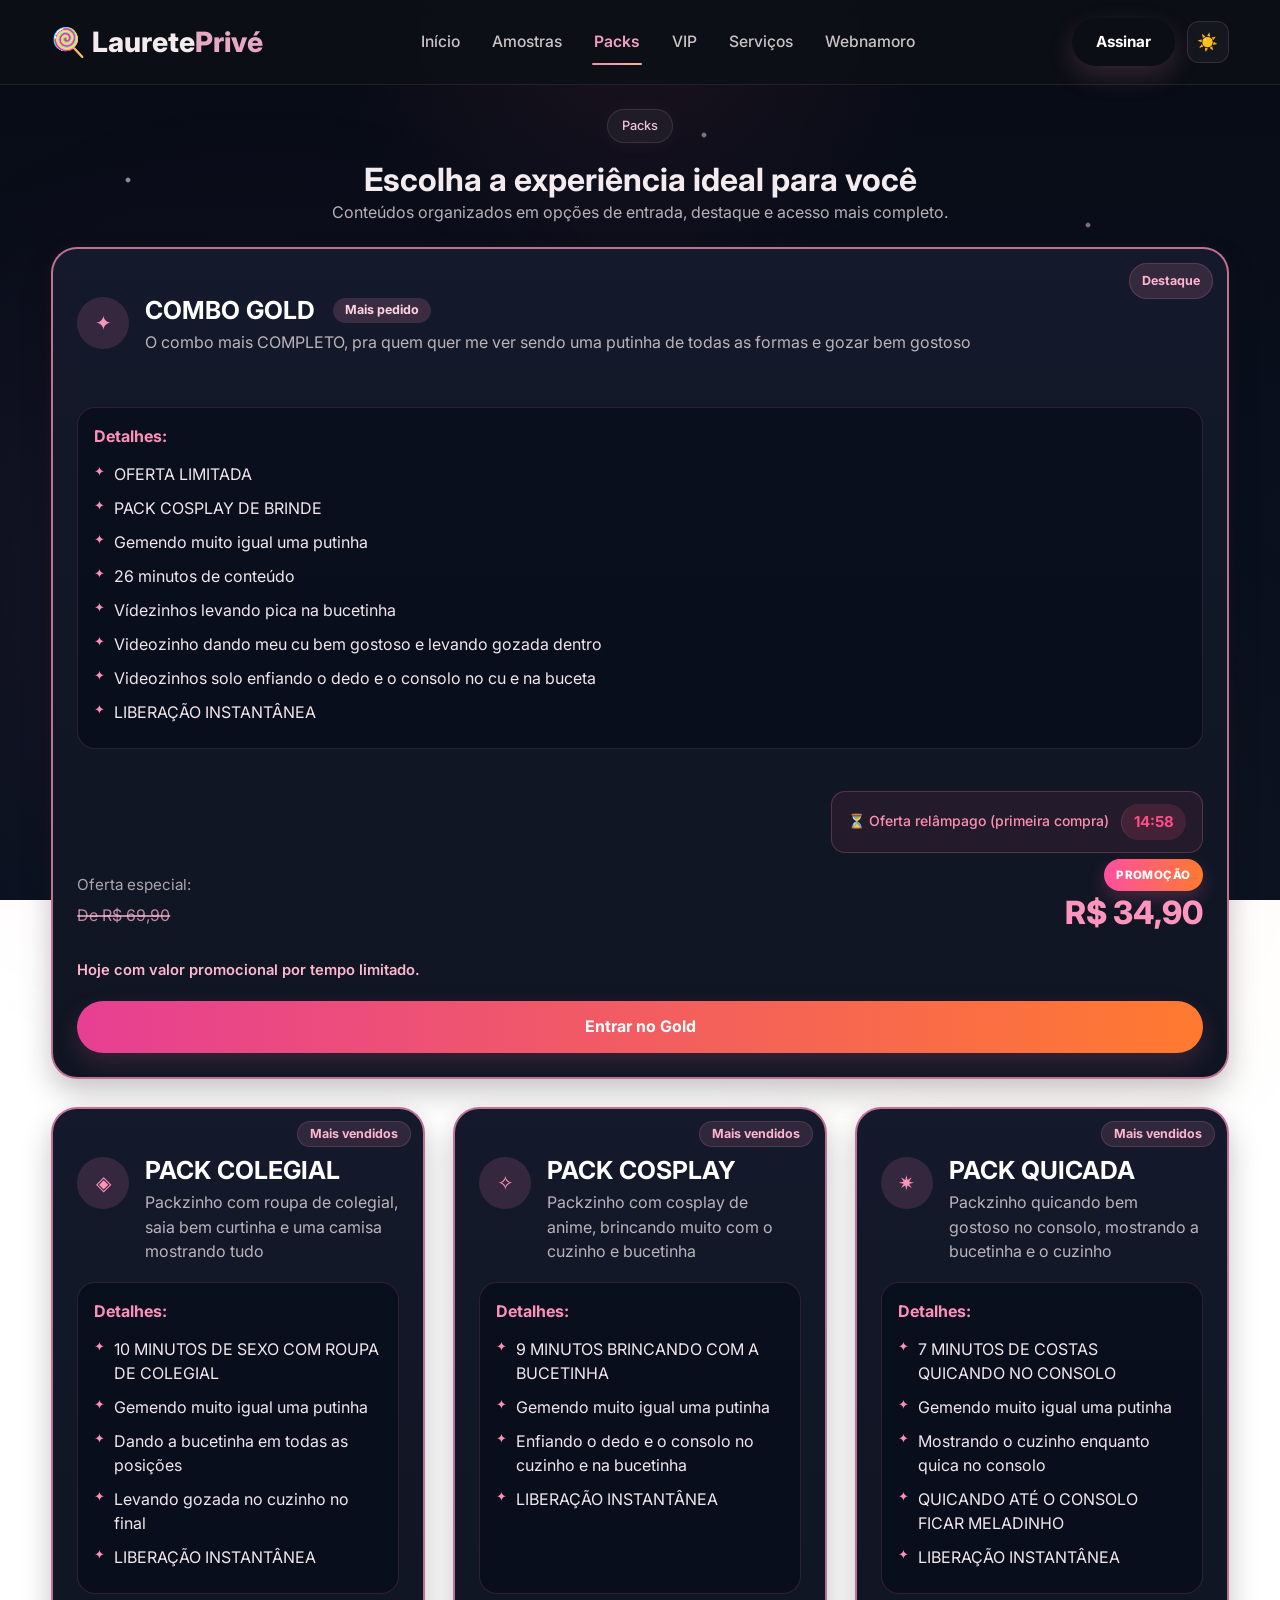
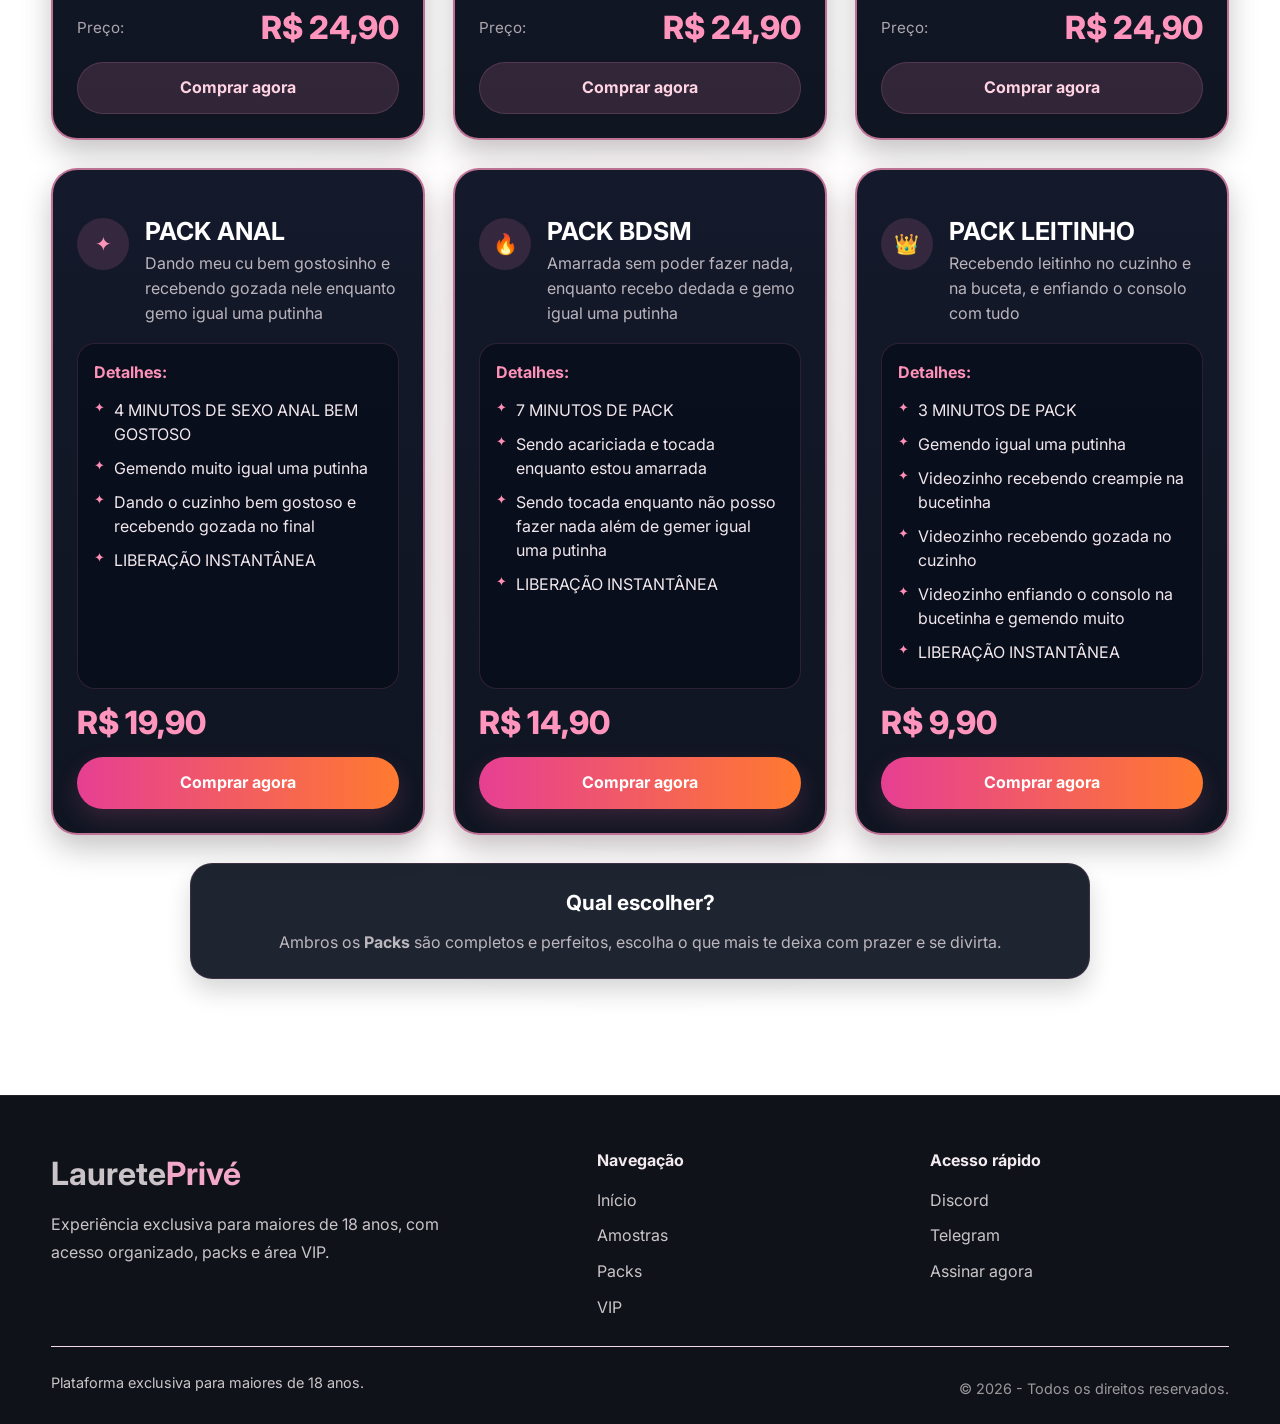
<file: packs.html>
<!DOCTYPE html>
<html lang="pt-BR">
<head>
  <meta charset="UTF-8" />
  <meta name="viewport" content="width=device-width, initial-scale=1.0" />
  <meta name="color-scheme" content="light dark" />
  <meta name="theme-color" content="#14171d" />
  <title>Laurete Privé | Packs</title>

  <script>
    (() => {
      const savedTheme = localStorage.getItem("theme") || "dark";
      if (savedTheme === "dark") {
        document.documentElement.classList.add("dark-mode");
      }
    })();
  </script>

  <style>
    html {
      background: #14171d;
    }

    html:not(.page-ready) body {
      opacity: 0;
      visibility: hidden;
    }

    html.page-ready body {
      opacity: 1;
      visibility: visible;
      transition: opacity 0.18s ease;
    }
  </style>

  <link rel="stylesheet" href="style.css" />
</head>
<body>

<header class="header header-soft">
  <div class="container nav nav-refined">
    <h1 class="logo logo-soft">
      <a href="index.html" class="logo-wrap">
        <span class="logo-lollipop">🍭</span>
        Laurete<span>Privé</span>
      </a>
    </h1>

    <nav class="nav-desktop nav-desktop-refined">
      <ul class="menu menu-soft menu-refined">
        <li><a href="index.html">Início</a></li>
        <li><a href="amostras.html">Amostras</a></li>
        <li><a href="packs.html" class="ativo">Packs</a></li>
        <li><a href="vip.html">VIP</a></li>
        <li><a href="servicos.html">Serviços</a></li>
        <li><a href="webnamoro.html">Webnamoro</a></li>
      </ul>
    </nav>

    <div class="nav-actions">
      <a href="vip.html" class="btn btn-topo nav-desktop-btn btn-gradient-soft">Assinar</a>

      <button class="theme-toggle" id="themeToggle" aria-label="Alternar tema">
        🌙
      </button>

      <button class="mobile-menu-btn mobile-menu-soft" id="mobileMenuBtn" aria-label="Abrir menu">
        <span></span>
        <span></span>
        <span></span>
      </button>
    </div>
  </div>

  <div class="mobile-menu-panel mobile-menu-panel-soft" id="mobileMenuPanel">
    <div class="mobile-menu-inner">
      <a href="index.html">Início</a>
      <a href="amostras.html">Amostras</a>
      <a href="packs.html">Packs</a>
      <a href="vip.html">VIP</a>
      <a href="servicos.html">Serviços</a>
      <a href="webnamoro.html">Webnamoro</a>

      <div class="mobile-menu-divider"></div>

      <a href="vip.html" class="mobile-menu-cta">Assinar</a>
    </div>
  </div>
</header>

<main class="packs-curated-page">
  <section class="packs-curated-hero">
    <div class="container">
      <p class="tag">Packs</p>
      <h2 class="page-title">Escolha a experiência ideal para você</h2>
      <p class="desc center">
        Conteúdos organizados em opções de entrada, destaque e acesso mais completo.
      </p>
    </div>
  </section>

  <section class="packs-curated-section">
    <div class="container">

      <article class="pack-curated-card pack-curated-featured">
        <span class="pack-curated-corner">Destaque</span>

        <div class="pack-curated-head">
          <div class="pack-curated-title-wrap">
            <div class="pack-curated-icon">✦</div>
            <div>
              <div class="pack-curated-topline">
                <h3>COMBO GOLD</h3>
                <span class="pack-curated-pill">Mais pedido</span>
              </div>
              <p>
                O combo mais COMPLETO, pra quem quer me ver sendo uma putinha de todas as formas e gozar bem gostoso
              </p>
            </div>
          </div>
        </div>

        <div class="pack-curated-details">
          <p class="pack-curated-label">Detalhes:</p>

          <ul class="pack-curated-list">
            <li>OFERTA LIMITADA</li>
            <li>PACK COSPLAY DE BRINDE</li>
            <li>Gemendo muito igual uma putinha</li>
            <li>26 minutos de conteúdo</li>
            <li>Vídezinhos levando pica na bucetinha</li>
            <li>Videozinho dando meu cu bem gostoso e levando gozada dentro</li>
            <li>Videozinhos solo enfiando o dedo e o consolo no cu e na buceta</li>
            <li>LIBERAÇÃO INSTANTÂNEA</li>
          </ul>
        </div>

        <div class="pack-curated-footer pack-curated-footer-promo">
          <div>
            <p class="pack-curated-price-label">Oferta especial:</p>
            <p class="pack-curated-old-price">De R$ 69,90</p>
          </div>

          <div class="pack-curated-price-box">
            <div class="offer-timer">
              <span class="timer-label">⏳ Oferta relâmpago (primeira compra)</span>
              <span id="countdown">15:00</span>
            </div>

            <span class="pack-curated-discount">PROMOÇÃO</span>
            <strong class="pack-curated-price">R$ 34,90</strong>
          </div>
        </div>

        <p class="pack-curated-urgency">Hoje com valor promocional por tempo limitado.</p>

        <a
  href="checkout.html?produto=COMBO%20GOLD&preco=34.90&imagem=https%3A%2F%2Fplacehold.co%2F220x220%2Fpng&descricao=Mais%20conte%C3%BAdo%2C%20melhor%20percep%C3%A7%C3%A3o%20de%20valor%20e%20acesso%20organizado.&pagamento=https%3A%2F%2Fp.hoopay.com.br%2Fv%2F295851132899456"
  class="pack-curated-btn"
>Entrar no Gold</a>
      </article>

      <div class="packs-curated-grid">

        <article class="pack-curated-card">
          <span class="pack-curated-mini-badge">Mais vendidos</span>

          <div class="pack-curated-head">
            <div class="pack-curated-title-wrap">
              <div class="pack-curated-icon">◈</div>
              <div>
                <div class="pack-curated-topline">
                  <h3>PACK COLEGIAL</h3>
                </div>
                <p>
                  Packzinho com roupa de colegial, saia bem curtinha e uma camisa mostrando tudo
                </p>
              </div>
            </div>
          </div>

          <div class="pack-curated-details">
            <p class="pack-curated-label">Detalhes:</p>

            <ul class="pack-curated-list">
              <li>10 MINUTOS DE SEXO COM ROUPA DE COLEGIAL</li>
              <li>Gemendo muito igual uma putinha</li>
              <li>Dando a bucetinha em todas as posições</li>
              <li>Levando gozada no cuzinho no final</li>
              <li>LIBERAÇÃO INSTANTÂNEA</li>
            </ul>
          </div>

          <div class="pack-curated-footer">
            <div>
              <p class="pack-curated-price-label">Preço:</p>
            </div>
            <strong class="pack-curated-price">R$ 24,90</strong>
          </div>

          <a
            href="checkout.html?produto=PACK%20COLEGIAL&preco=24.90&imagem=https%3A%2F%2Fplacehold.co%2F220x220%2Fpng&descricao=Pack%20colegial%20com%20roupa%20de%20colegial%2C%20saia%20curtinha%20e%20cena%20completa.&pagamento=https%3A%2F%2Fp.hoopay.com.br%2Fv%2F296263272353920"
            class="pack-curated-btn pack-curated-btn-soft"
          >Comprar agora</a>
        </article>

        <article class="pack-curated-card">
          <span class="pack-curated-mini-badge">Mais vendidos</span>

          <div class="pack-curated-head">
            <div class="pack-curated-title-wrap">
              <div class="pack-curated-icon">✧</div>
              <div>
                <div class="pack-curated-topline">
                  <h3>PACK COSPLAY</h3>
                </div>
                <p>
                  Packzinho com cosplay de anime, brincando muito com o cuzinho e bucetinha
                </p>
              </div>
            </div>
          </div>

          <div class="pack-curated-details">
            <p class="pack-curated-label">Detalhes:</p>

            <ul class="pack-curated-list">
              <li>9 MINUTOS BRINCANDO COM A BUCETINHA</li>
              <li>Gemendo muito igual uma putinha</li>
              <li>Enfiando o dedo e o consolo no cuzinho e na bucetinha</li>
              <li>LIBERAÇÃO INSTANTÂNEA</li>
            </ul>
          </div>

          <div class="pack-curated-footer">
            <div>
              <p class="pack-curated-price-label">Preço:</p>
            </div>
            <strong class="pack-curated-price">R$ 24,90</strong>
          </div>

          <a
            href="checkout.html?produto=PACK%20COSPLAY&preco=24.90&imagem=https%3A%2F%2Fplacehold.co%2F220x220%2Fpng&descricao=Pack%20cosplay%20com%20anime%20e%20brincadeiras%20com%20o%20cuzinho%20e%20bucetinha.&pagamento=https%3A%2F%2Fp.hoopay.com.br%2Fv%2F296268018483328"
            class="pack-curated-btn pack-curated-btn-soft"
          >Comprar agora</a>
        </article>

        <article class="pack-curated-card">
          <span class="pack-curated-mini-badge">Mais vendidos</span>

          <div class="pack-curated-head">
            <div class="pack-curated-title-wrap">
              <div class="pack-curated-icon">✷</div>
              <div>
                <div class="pack-curated-topline">
                  <h3>PACK QUICADA</h3>
                </div>
                <p>
                  Packzinho quicando bem gostoso no consolo, mostrando a bucetinha e o cuzinho
                </p>
              </div>
            </div>
          </div>

          <div class="pack-curated-details">
            <p class="pack-curated-label">Detalhes:</p>

            <ul class="pack-curated-list">
              <li>7 MINUTOS DE COSTAS QUICANDO NO CONSOLO</li>
              <li>Gemendo muito igual uma putinha</li>
              <li>Mostrando o cuzinho enquanto quica no consolo</li>
              <li>QUICANDO ATÉ O CONSOLO FICAR MELADINHO</li>
              <li>LIBERAÇÃO INSTANTÂNEA</li>
            </ul>
          </div>

          <div class="pack-curated-footer">
            <div>
              <p class="pack-curated-price-label">Preço:</p>
            </div>
            <strong class="pack-curated-price">R$ 24,90</strong>
          </div>

          <a
            href="checkout.html?produto=PACK%20QUICADA&preco=24.90&imagem=https%3A%2F%2Fplacehold.co%2F220x220%2Fpng&descricao=Pack%20quicada%20no%20consolo%20mostrando%20a%20bucetinha%20e%20o%20cuzinho.&pagamento=https%3A%2F%2Fp.hoopay.com.br%2Fv%2F296268099514496"
            class="pack-curated-btn pack-curated-btn-soft"
          >Comprar agora</a>
        </article>

        <article class="pack-curated-card">
          <div class="pack-curated-head">
            <div class="pack-curated-title-wrap">
              <div class="pack-curated-icon">✦</div>
              <div>
                <div class="pack-curated-topline">
                  <h3>PACK ANAL</h3>
                </div>
                <p>
                  Dando meu cu bem gostosinho e recebendo gozada nele enquanto gemo igual uma putinha
                </p>
              </div>
            </div>
          </div>

          <div class="pack-curated-details">
            <p class="pack-curated-label">Detalhes:</p>
            <ul class="pack-curated-list">
              <li>4 MINUTOS DE SEXO ANAL BEM GOSTOSO</li>
              <li>Gemendo muito igual uma putinha</li>
              <li>Dando o cuzinho bem gostoso e recebendo gozada no final</li>
              <li>LIBERAÇÃO INSTANTÂNEA</li>
            </ul>
          </div>

          <div class="pack-curated-footer">
            <strong class="pack-curated-price">R$ 19,90</strong>
          </div>

          <a
            href="checkout.html?produto=PACK%20ANAL&preco=19.90&imagem=https%3A%2F%2Fplacehold.co%2F220x220%2Fpng&descricao=Pack%20anal%20com%20sexo%20anal%20e%20gozada%20no%20final.&pagamento=https%3A%2F%2Fp.hoopay.com.br%2Fv%2F296268219883648"
            class="pack-curated-btn"
          >Comprar agora</a>
        </article>

        <article class="pack-curated-card">
          <div class="pack-curated-head">
            <div class="pack-curated-title-wrap">
              <div class="pack-curated-icon">🔥</div>
              <div>
                <div class="pack-curated-topline">
                  <h3>PACK BDSM</h3>
                </div>
                <p>
                  Amarrada sem poder fazer nada, enquanto recebo dedada e gemo igual uma putinha
                </p>
              </div>
            </div>
          </div>

          <div class="pack-curated-details">
            <p class="pack-curated-label">Detalhes:</p>
            <ul class="pack-curated-list">
              <li>7 MINUTOS DE PACK</li>
              <li>Sendo acariciada e tocada enquanto estou amarrada</li>
              <li>Sendo tocada enquanto não posso fazer nada além de gemer igual uma putinha</li>
              <li>LIBERAÇÃO INSTANTÂNEA</li>
            </ul>
          </div>

          <div class="pack-curated-footer">
            <strong class="pack-curated-price">R$ 14,90</strong>
          </div>

          <a
            href="checkout.html?produto=PACK%20BDSM&preco=14.90&imagem=https%3A%2F%2Fplacehold.co%2F220x220%2Fpng&descricao=Pack%20BDSM%20com%20cena%20amarrada%20e%20toques%20intensos.&pagamento=https%3A%2F%2Fp.hoopay.com.br%2Fv%2F296268292849792"
            class="pack-curated-btn"
          >Comprar agora</a>
        </article>

        <article class="pack-curated-card">
          <div class="pack-curated-head">
            <div class="pack-curated-title-wrap">
              <div class="pack-curated-icon">👑</div>
              <div>
                <div class="pack-curated-topline">
                  <h3>PACK LEITINHO</h3>
                </div>
                <p>
                  Recebendo leitinho no cuzinho e na buceta, e enfiando o consolo com tudo
                </p>
              </div>
            </div>
          </div>

          <div class="pack-curated-details">
            <p class="pack-curated-label">Detalhes:</p>
            <ul class="pack-curated-list">
              <li>3 MINUTOS DE PACK</li>
              <li>Gemendo igual uma putinha</li>
              <li>Videozinho recebendo creampie na bucetinha</li>
              <li>Videozinho recebendo gozada no cuzinho</li>
              <li>Videozinho enfiando o consolo na bucetinha e gemendo muito</li>
              <li>LIBERAÇÃO INSTANTÂNEA</li>
            </ul>
          </div>

          <div class="pack-curated-footer">
            <strong class="pack-curated-price">R$ 9,90</strong>
          </div>

          <a
            href="checkout.html?produto=PACK%20LEITINHO&preco=9.90&imagem=https%3A%2F%2Fplacehold.co%2F220x220%2Fpng&descricao=Pack%20leitinho%20com%20creampie%2C%20gozada%20e%20consolo.&pagamento=https%3A%2F%2Fp.hoopay.com.br%2Fv%2F296268363890816"
            class="pack-curated-btn"
          >Comprar agora</a>
        </article>

      </div>

      <div class="packs-curated-info">
        <h4>Qual escolher?</h4>
        <p>
          Ambros os <strong>Packs</strong> são completos e perfeitos, escolha o que mais te deixa com prazer e se divirta.
        </p>
      </div>

    </div>
  </section>
</main>

<footer class="footer footer-soft footer-refined">
  <div class="container footer-refined-grid">

    <div class="footer-brand">
      <h2>Laurete<span>Privé</span></h2>
      <p>Experiência exclusiva para maiores de 18 anos, com acesso organizado, packs e área VIP.</p>
    </div>

    <div class="footer-links">
      <h4>Navegação</h4>
      <a href="index.html">Início</a>
      <a href="amostras.html">Amostras</a>
      <a href="packs.html">Packs</a>
      <a href="vip.html">VIP</a>
    </div>

    <div class="footer-links">
      <h4>Acesso rápido</h4>
      <a href="https://discord.gg/bqaJ8bDX3G" target="_blank">Discord</a>
      <a href="https://t.me/LauretePriveBot?start=ch" target="_blank">Telegram</a>
      <a href="vip.html">Assinar agora</a>
    </div>

  </div>

  <div class="container footer-bottom">
    <p>Plataforma exclusiva para maiores de 18 anos.</p>
    <p class="copy">© 2026 - Todos os direitos reservados.</p>
  </div>
</footer>

<script src="script.js"></script>

<script>
  window.addEventListener("load", () => {
    document.documentElement.classList.add("page-ready");
  });
</script>

<script>
document.addEventListener("DOMContentLoaded", () => {
  let tempo = 15 * 60;
  const countdown = document.getElementById("countdown");

  if (!countdown) return;

  function atualizarTimer() {
    const minutos = Math.floor(tempo / 60);
    const segundos = tempo % 60;

    countdown.textContent =
      String(minutos).padStart(2, "0") + ":" +
      String(segundos).padStart(2, "0");

    if (tempo > 0) {
      tempo--;
    }
  }

  atualizarTimer();
  setInterval(atualizarTimer, 1000);
});
</script>

</body>
</html>
</file>
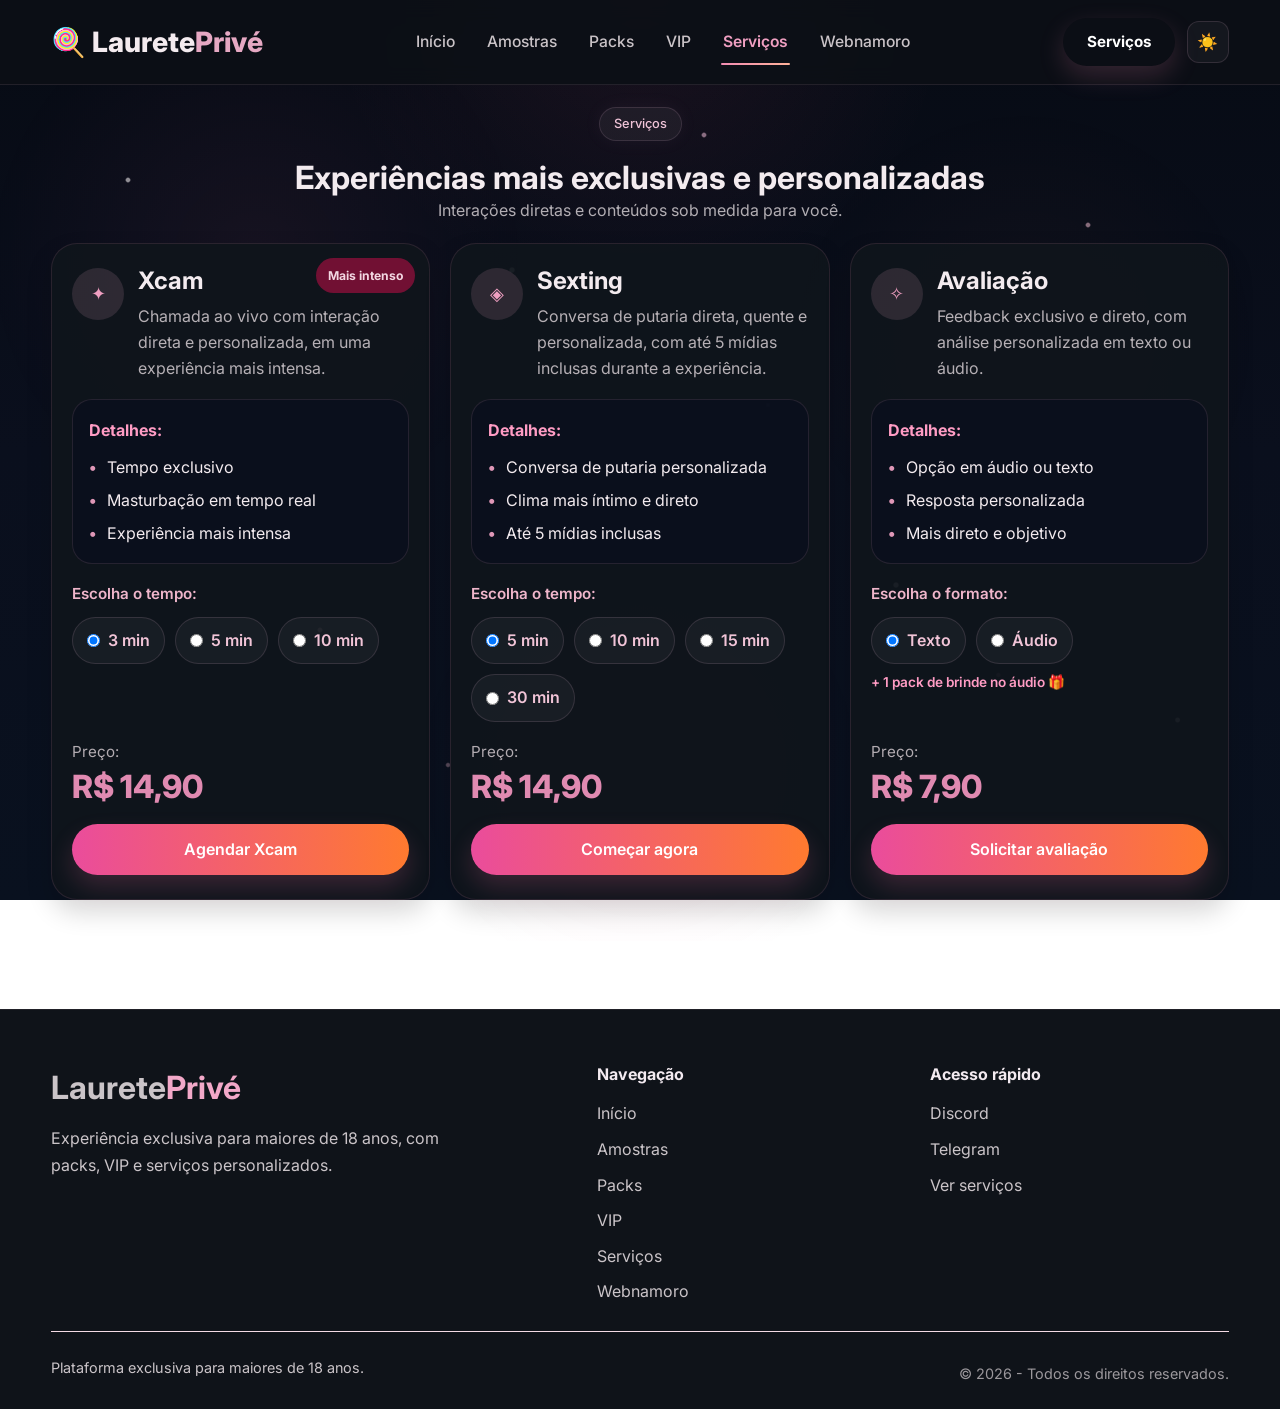
<file: servicos.html>
<!DOCTYPE html>
<html lang="pt-BR">
<head>
  <meta charset="UTF-8" />
  <meta name="viewport" content="width=device-width, initial-scale=1.0" />
  <meta name="color-scheme" content="light dark" />
  <meta name="theme-color" content="#14171d" />
  <title>Laurete Privé | Serviços</title>

  <script>
    (() => {
      const savedTheme = localStorage.getItem("theme") || "dark";
      if (savedTheme === "dark") {
        document.documentElement.classList.add("dark-mode");
      }
    })();
  </script>

  <style>
    html {
      background: #14171d;
    }

    html:not(.page-ready) body {
      opacity: 0;
      visibility: hidden;
    }

    html.page-ready body {
      opacity: 1;
      visibility: visible;
      transition: opacity 0.18s ease;
    }
  </style>

  <link rel="stylesheet" href="style.css" />
</head>
<body>

<header class="header header-soft">
  <div class="container nav nav-refined">
    <h1 class="logo logo-soft">
      <a href="index.html" class="logo-wrap">
  <span class="logo-lollipop">🍭</span>
  Laurete<span>Privé</span>
</a>
    </h1>

    <nav class="nav-desktop nav-desktop-refined">
      <ul class="menu menu-soft menu-refined">
        <li><a href="index.html">Início</a></li>
        <li><a href="amostras.html">Amostras</a></li>
        <li><a href="packs.html">Packs</a></li>
        <li><a href="vip.html">VIP</a></li>
        <li><a href="servicos.html" class="ativo">Serviços</a></li>
        <li><a href="webnamoro.html">Webnamoro</a></li>
      </ul>
    </nav>

    <div class="nav-actions">
      <a href="servicos.html" class="btn btn-topo nav-desktop-btn btn-gradient-soft">Serviços</a>

      <button class="theme-toggle" id="themeToggle" aria-label="Alternar tema">
        🌙
      </button>

      <button class="mobile-menu-btn mobile-menu-soft" id="mobileMenuBtn" aria-label="Abrir menu">
        <span></span>
        <span></span>
        <span></span>
      </button>
    </div>
  </div>

  <div class="mobile-menu-panel mobile-menu-panel-soft" id="mobileMenuPanel">
    <div class="mobile-menu-inner">
      <a href="index.html">Início</a>
      <a href="amostras.html">Amostras</a>
      <a href="packs.html">Packs</a>
      <a href="vip.html">VIP</a>
      <a href="servicos.html">Serviços</a>
      <a href="webnamoro.html">Webnamoro</a>

      <div class="mobile-menu-divider"></div>

      <a href="servicos.html" class="mobile-menu-cta">Ver serviços</a>
    </div>
  </div>
</header>

<main class="servicos-premium-page">
  <section class="servicos-premium-hero">
    <div class="container">
      <p class="tag">Serviços</p>
      <h2 class="page-title">Experiências mais exclusivas e personalizadas</h2>
      <p class="desc center">
        Interações diretas e conteúdos sob medida para você.
      </p>
    </div>
  </section>

  <section class="servicos-premium-section">
    <div class="container">
      <div class="servicos-premium-grid">

        <article class="servico-premium-card servico-premium-featured">
          <span class="servico-premium-badge">Mais intenso</span>

          <div class="servico-premium-top">
            <div class="servico-premium-title-area">
              <div class="servico-premium-icon">✦</div>

              <div>
                <h3>Xcam</h3>
                <p class="servico-premium-text">
                  Chamada ao vivo com interação direta e personalizada, em uma experiência mais intensa.
                </p>
              </div>
            </div>
          </div>

          <div class="servico-premium-details">
            <h4>Detalhes:</h4>
            <ul class="servico-premium-list">
              <li>Tempo exclusivo</li>
              <li>Masturbação em tempo real</li>
              <li>Experiência mais intensa</li>
            </ul>
          </div>

          <div class="tempo-escolha">
            <p class="avaliacao-escolha-label">Escolha o tempo:</p>

            <div class="avaliacao-opcoes">
              <label class="avaliacao-opcao">
                <input type="radio" name="tempo-xcam" value="3" data-preco="14.90" checked>
                <span>3 min</span>
              </label>

              <label class="avaliacao-opcao">
                <input type="radio" name="tempo-xcam" value="5" data-preco="24.90">
                <span>5 min</span>
              </label>

              <label class="avaliacao-opcao">
                <input type="radio" name="tempo-xcam" value="10" data-preco="34.90">
                <span>10 min</span>
              </label>
            </div>
          </div>

          <div class="servico-premium-bottom">
            <div class="servico-premium-price-wrap">
              <span>Preço:</span>
              <strong class="servico-premium-price" id="preco-xcam">R$ 14,90</strong>
            </div>
          </div>

          <a
            href="#"
            class="btn servico-premium-btn comprar-xcam-btn"
            data-produto="Xcam"
            data-imagem="https://placehold.co/220x220/png"
          >
            Agendar Xcam
          </a>
        </article>

        <article class="servico-premium-card">
          <div class="servico-premium-top">
            <div class="servico-premium-title-area">
              <div class="servico-premium-icon">◈</div>

              <div>
                <h3>Sexting</h3>
                <p class="servico-premium-text">
                  Conversa de putaria direta, quente e personalizada, com até 5 mídias inclusas durante a experiência.
                </p>
              </div>
            </div>
          </div>

          <div class="servico-premium-details">
            <h4>Detalhes:</h4>
            <ul class="servico-premium-list">
              <li>Conversa de putaria personalizada</li>
              <li>Clima mais íntimo e direto</li>
              <li>Até 5 mídias inclusas</li>
            </ul>
          </div>

          <div class="tempo-escolha">
            <p class="avaliacao-escolha-label">Escolha o tempo:</p>

            <div class="avaliacao-opcoes">
              <label class="avaliacao-opcao">
                <input type="radio" name="tempo-sexting" value="5" data-preco="14.90" checked>
                <span>5 min</span>
              </label>

              <label class="avaliacao-opcao">
                <input type="radio" name="tempo-sexting" value="10" data-preco="24.90">
                <span>10 min</span>
              </label>

              <label class="avaliacao-opcao">
                <input type="radio" name="tempo-sexting" value="15" data-preco="29.90">
                <span>15 min</span>
              </label>

              <label class="avaliacao-opcao">
                <input type="radio" name="tempo-sexting" value="30" data-preco="49.90">
                <span>30 min</span>
              </label>
            </div>
          </div>

          <div class="servico-premium-bottom">
            <div class="servico-premium-price-wrap">
              <span>Preço:</span>
              <strong class="servico-premium-price" id="preco-sexting">R$ 14,90</strong>
            </div>
          </div>

          <a
            href="#"
            class="btn servico-premium-btn comprar-sexting-btn"
            data-produto="Sexting"
            data-imagem="https://placehold.co/220x220/png"
          >
            Começar agora
          </a>
        </article>

        <article class="servico-premium-card">
          <div class="servico-premium-top">
            <div class="servico-premium-title-area">
              <div class="servico-premium-icon">✧</div>

              <div>
                <h3>Avaliação</h3>
                <p class="servico-premium-text">
                  Feedback exclusivo e direto, com análise personalizada em texto ou áudio.
                </p>
              </div>
            </div>
          </div>

          <div class="servico-premium-details">
            <h4>Detalhes:</h4>
            <ul class="servico-premium-list">
              <li>Opção em áudio ou texto</li>
              <li>Resposta personalizada</li>
              <li>Mais direto e objetivo</li>
            </ul>
          </div>

          <div class="avaliacao-escolha">
            <p class="avaliacao-escolha-label">Escolha o formato:</p>

            <div class="avaliacao-opcoes">
              <label class="avaliacao-opcao">
                <input type="radio" name="tipo-avaliacao" value="Texto" data-preco="7.90" checked>
                <span>Texto</span>
              </label>

              <label class="avaliacao-opcao">
                <input type="radio" name="tipo-avaliacao" value="Áudio" data-preco="14.90">
                <span>Áudio</span>
              </label>
            </div>

            <p class="avaliacao-bonus">+ 1 pack de brinde no áudio 🎁</p>
          </div>

          <div class="servico-premium-bottom">
            <div class="servico-premium-price-wrap">
              <span>Preço:</span>
              <strong class="servico-premium-price" id="preco-avaliacao">R$ 7,90</strong>
            </div>
          </div>

          <a
            href="#"
            class="btn servico-premium-btn comprar-avaliacao-btn"
            data-produto="Avaliação"
            data-imagem="https://placehold.co/220x220/png"
          >
            Solicitar avaliação
          </a>
        </article>

      </div>
    </div>
  </section>
</main>

<footer class="footer footer-soft footer-refined">
  <div class="container footer-refined-grid">

    <div class="footer-brand">
      <h2>Laurete<span>Privé</span></h2>
      <p>Experiência exclusiva para maiores de 18 anos, com packs, VIP e serviços personalizados.</p>
    </div>

    <div class="footer-links">
      <h4>Navegação</h4>
      <a href="index.html">Início</a>
      <a href="amostras.html">Amostras</a>
      <a href="packs.html">Packs</a>
      <a href="vip.html">VIP</a>
      <a href="servicos.html">Serviços</a>
      <a href="webnamoro.html">Webnamoro</a>
    </div>

    <div class="footer-links">
      <h4>Acesso rápido</h4>
      <a href="https://discord.gg/bqaJ8bDX3G" target="_blank">Discord</a>
      <a href="https://t.me/LauretePriveBot?start=ch" target="_blank">Telegram</a>
      <a href="servicos.html">Ver serviços</a>
    </div>

  </div>

  <div class="container footer-bottom">
    <p>Plataforma exclusiva para maiores de 18 anos.</p>
    <p class="copy">© 2026 - Todos os direitos reservados.</p>
  </div>
</footer>

<script src="script.js"></script>
<script>
document.addEventListener("DOMContentLoaded", () => {

  function formatarPreco(preco) {
    return `R$ ${preco.replace(".", ",")}`;
  }

  function atualizarPreco(name, precoId) {
    const radios = document.querySelectorAll(`input[name="${name}"]`);
    const precoEl = document.getElementById(precoId);

    if (!precoEl) return;

    radios.forEach((radio) => {
      radio.addEventListener("change", () => {
        const preco = radio.dataset.preco || "0.00";
        precoEl.textContent = formatarPreco(preco);
      });
    });
  }

  atualizarPreco("tempo-xcam", "preco-xcam");
  atualizarPreco("tempo-sexting", "preco-sexting");
  atualizarPreco("tipo-avaliacao", "preco-avaliacao");

  // 🔥 LINKS CERTOS
  const links = {
    xcam: {
      "3": "https://p.hoopay.com.br/v/296289891381376",
      "5": "https://p.hoopay.com.br/v/296290115379328",
      "10": "https://p.hoopay.com.br/v/296290194382976"
    },
    sexting: {
      "5": "https://p.hoopay.com.br/v/296290698485888",
      "10": "https://p.hoopay.com.br/v/296290755453056",
      "15": "https://p.hoopay.com.br/v/296290809573504",
      "30": "https://p.hoopay.com.br/v/296290873004160"
    },
    avaliacao: {
      "Texto": "https://p.hoopay.com.br/v/296290969055360",
      "Áudio": "https://p.hoopay.com.br/v/296291035541632"
    }
  };

  // 🔥 XCAM
  const btnXcam = document.querySelector(".comprar-xcam-btn");
  if (btnXcam) {
    btnXcam.addEventListener("click", (e) => {
      e.preventDefault();

      const selecionado = document.querySelector('input[name="tempo-xcam"]:checked');
      const tempo = selecionado.value;
      const preco = selecionado.dataset.preco;

      const produto = `Xcam - ${tempo} min`;
      const descricao = `Xcam com duração de ${tempo} minutos.`;

      const checkoutUrl =
        `checkout.html?produto=${encodeURIComponent(produto)}` +
        `&preco=${encodeURIComponent(preco)}` +
        `&descricao=${encodeURIComponent(descricao)}` +
        `&pagamento=${encodeURIComponent(links.xcam[tempo])}`;

      window.location.href = checkoutUrl;
    });
  }

  // 🔥 SEXTING
  const btnSexting = document.querySelector(".comprar-sexting-btn");
  if (btnSexting) {
    btnSexting.addEventListener("click", (e) => {
      e.preventDefault();

      const selecionado = document.querySelector('input[name="tempo-sexting"]:checked');
      const tempo = selecionado.value;
      const preco = selecionado.dataset.preco;

      const produto = `Sexting - ${tempo} min`;
      const descricao = `Sexting com duração de ${tempo} minutos.`;

      const checkoutUrl =
        `checkout.html?produto=${encodeURIComponent(produto)}` +
        `&preco=${encodeURIComponent(preco)}` +
        `&descricao=${encodeURIComponent(descricao)}` +
        `&pagamento=${encodeURIComponent(links.sexting[tempo])}`;

      window.location.href = checkoutUrl;
    });
  }

  // 🔥 AVALIAÇÃO
  const btnAvaliacao = document.querySelector(".comprar-avaliacao-btn");
  if (btnAvaliacao) {
    btnAvaliacao.addEventListener("click", (e) => {
      e.preventDefault();

      const selecionado = document.querySelector('input[name="tipo-avaliacao"]:checked');
      const tipo = selecionado.value;
      const preco = selecionado.dataset.preco;

      const produto = `Avaliação - ${tipo}`;
      const descricao = `Avaliação personalizada em ${tipo}.`;

      const checkoutUrl =
        `checkout.html?produto=${encodeURIComponent(produto)}` +
        `&preco=${encodeURIComponent(preco)}` +
        `&descricao=${encodeURIComponent(descricao)}` +
        `&pagamento=${encodeURIComponent(links.avaliacao[tipo])}`;

      window.location.href = checkoutUrl;
    });
  }

  window.addEventListener("load", () => {
    document.documentElement.classList.add("page-ready");
  });
});
</script>
</body>
</html>
</file>
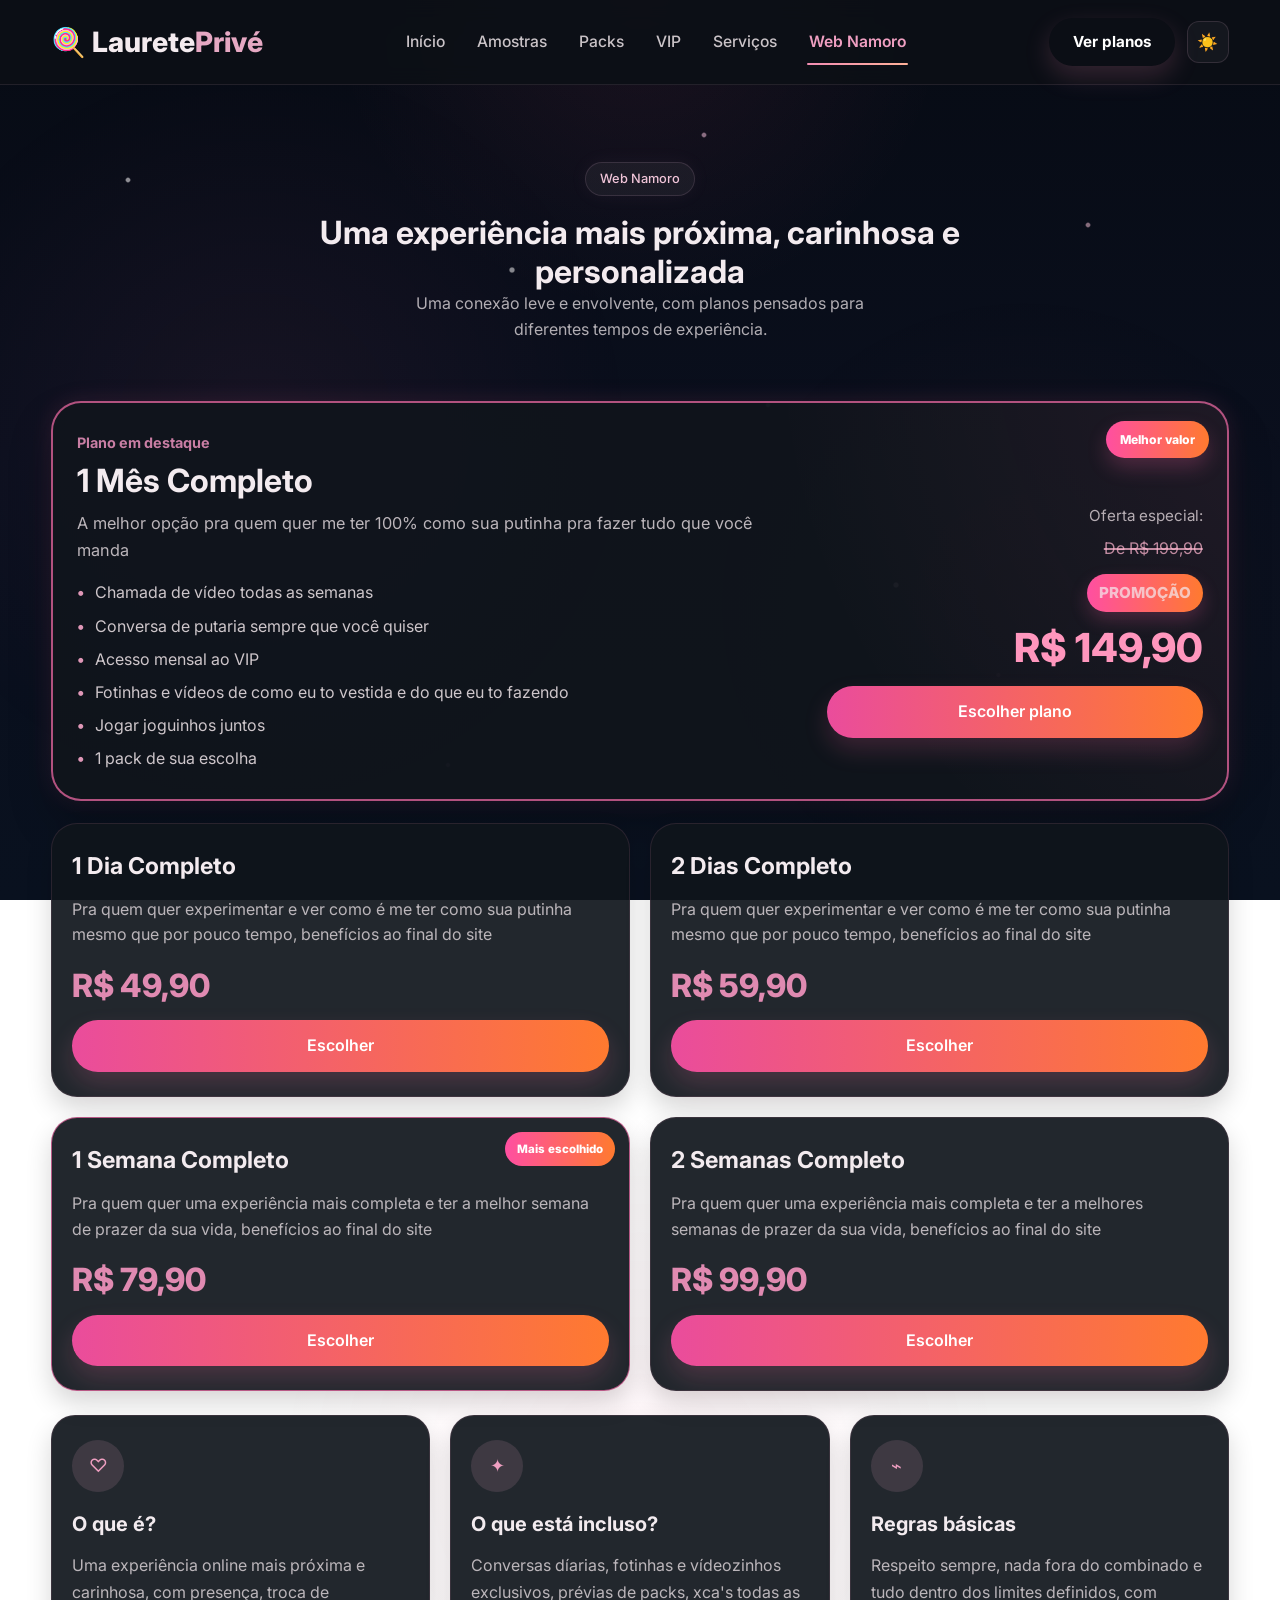
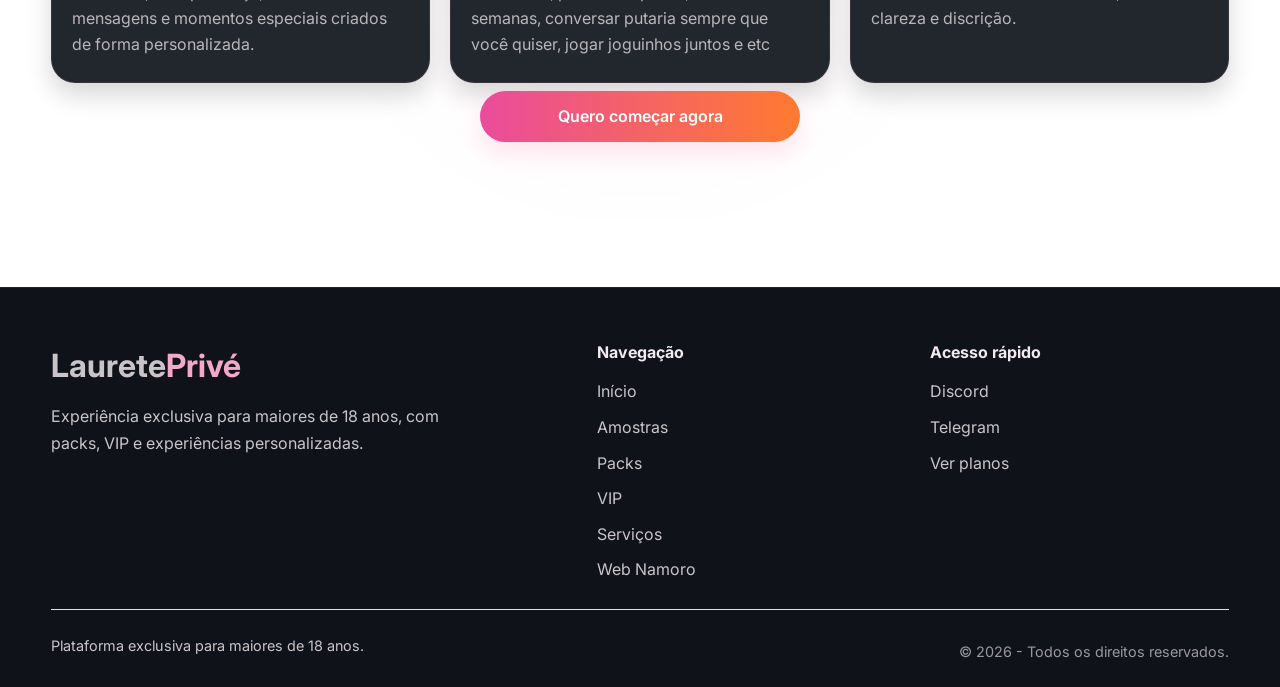
<file: webnamoro.html>
<!DOCTYPE html>
<html lang="pt-BR">
<head>
  <meta charset="UTF-8" />
  <meta name="viewport" content="width=device-width, initial-scale=1.0" />
  <meta name="color-scheme" content="light dark" />
  <meta name="theme-color" content="#14171d" />
  <title>Laurete Privé | Web Namoro</title>

  <script>
    (() => {
      const savedTheme = localStorage.getItem("theme") || "dark";
      if (savedTheme === "dark") {
        document.documentElement.classList.add("dark-mode");
      }
    })();
  </script>

  <style>
    html {
      background: #14171d;
    }

    html:not(.page-ready) body {
      opacity: 0;
      visibility: hidden;
    }

    html.page-ready body {
      opacity: 1;
      visibility: visible;
      transition: opacity 0.18s ease;
    }
  </style>

  <link rel="stylesheet" href="style.css" />
</head>
<body>

<header class="header header-soft">
  <div class="container nav nav-refined">
    <h1 class="logo logo-soft">
      <a href="index.html" class="logo-wrap">
  <span class="logo-lollipop">🍭</span>
  Laurete<span>Privé</span>
</a>
    </h1>

    <nav class="nav-desktop nav-desktop-refined">
      <ul class="menu menu-soft menu-refined">
        <li><a href="index.html">Início</a></li>
        <li><a href="amostras.html">Amostras</a></li>
        <li><a href="packs.html">Packs</a></li>
        <li><a href="vip.html">VIP</a></li>
        <li><a href="servicos.html">Serviços</a></li>
        <li><a href="webnamoro.html" class="ativo">Web Namoro</a></li>
      </ul>
    </nav>

    <div class="nav-actions">
      <a href="#planos-webnamoro" class="btn btn-topo nav-desktop-btn btn-gradient-soft">Ver planos</a>

      <button class="theme-toggle" id="themeToggle" aria-label="Alternar tema">
        🌙
      </button>

      <button class="mobile-menu-btn mobile-menu-soft" id="mobileMenuBtn" aria-label="Abrir menu">
        <span></span>
        <span></span>
        <span></span>
      </button>
    </div>
  </div>

  <div class="mobile-menu-panel mobile-menu-panel-soft" id="mobileMenuPanel">
    <div class="mobile-menu-inner">
      <a href="index.html">Início</a>
      <a href="amostras.html">Amostras</a>
      <a href="packs.html">Packs</a>
      <a href="vip.html">VIP</a>
      <a href="servicos.html">Serviços</a>
      <a href="webnamoro.html">Web Namoro</a>

      <div class="mobile-menu-divider"></div>

      <a href="#planos-webnamoro" class="mobile-menu-cta">Ver planos</a>
    </div>
  </div>
</header>

<main class="webnamoro-page">
  <section class="webnamoro-hero">
    <div class="container">
      <p class="tag">Web Namoro</p>
      <h2 class="page-title">Uma experiência mais próxima, carinhosa e personalizada</h2>
      <p class="desc center">
        Uma conexão leve e envolvente, com planos pensados para diferentes tempos de experiência.
      </p>
    </div>
  </section>

  <section class="webnamoro-section" id="planos-webnamoro">
    <div class="container">

      <article class="webnamoro-featured-card">
        <span class="webnamoro-featured-badge">Melhor valor</span>

        <div class="webnamoro-featured-left">
          <p class="webnamoro-featured-mini">Plano em destaque</p>
          <h3>1 Mês Completo</h3>
          <p class="webnamoro-featured-text">
            A melhor opção pra quem quer me ter 100% como sua putinha pra fazer tudo que você manda

          <ul class="webnamoro-featured-list">
            <li>Chamada de vídeo todas as semanas</li>
            <li>Conversa de putaria sempre que você quiser</li>
            <li>Acesso mensal ao VIP</li>
            <li>Fotinhas e vídeos de como eu to vestida e do que eu to fazendo</li>
            <li>Jogar joguinhos juntos</li>
            <li>1 pack de sua escolha</li>
          </ul>
        </div>

        <div class="webnamoro-featured-right">
          <div class="webnamoro-featured-price-wrap webnamoro-featured-price-promo">
            <div>
              <span class="webnamoro-price-label">Oferta especial:</span>
              <p class="webnamoro-old-price">De R$ 199,90</p>
            </div>

            <div class="webnamoro-price-box">
              <span class="webnamoro-discount">PROMOÇÃO</span>
              <strong class="webnamoro-featured-price">R$ 149,90</strong>
            </div>
          </div>

          <a
            href="#"
            class="btn webnamoro-buy-btn webnamoro-featured-btn comprar-btn"
            data-produto="Web Namoro - 1 Mês Completo"
            data-preco="149.90"
            data-imagem="https://placehold.co/220x220/png"
            data-descricao="Web Namoro com duração de 1 mês completo."
          >
            Escolher plano
          </a>
        </div>
      </article>

      <div class="webnamoro-grid">
        <article class="webnamoro-plan-card">
          <h3>1 Dia Completo</h3>
          <p>Pra quem quer experimentar e ver como é me ter como sua putinha mesmo que por pouco tempo, benefícios ao final do site</p>
          <strong class="webnamoro-plan-price">R$ 49,90</strong>
          <a
            href="#"
            class="btn webnamoro-buy-btn comprar-btn"
            data-produto="Web Namoro - 1 Dia Completo"
            data-preco="49.90"
            data-imagem="https://placehold.co/220x220/png"
            data-descricao="Web Namoro com duração de 1 dia completo."
          >
            Escolher
          </a>
        </article>

        <article class="webnamoro-plan-card">
          <h3>2 Dias Completo</h3>
          <p>Pra quem quer experimentar e ver como é me ter como sua putinha mesmo que por pouco tempo, benefícios ao final do site</p>
          <strong class="webnamoro-plan-price">R$ 59,90</strong>
          <a
            href="#"
            class="btn webnamoro-buy-btn comprar-btn"
            data-produto="Web Namoro - 2 Dias Completo"
            data-preco="59.90"
            data-imagem="https://placehold.co/220x220/png"
            data-descricao="Web Namoro com duração de 2 dias completos."
          >
            Escolher
          </a>
        </article>

        <article class="webnamoro-plan-card webnamoro-plan-card-highlight">
          <span class="webnamoro-plan-badge">Mais escolhido</span>
          <h3>1 Semana Completo</h3>
          <p>Pra quem quer uma experiência mais completa e ter a melhor semana de prazer da sua vida, benefícios ao final do site</p>
          <strong class="webnamoro-plan-price">R$ 79,90</strong>
          <a
            href="#"
            class="btn webnamoro-buy-btn comprar-btn"
            data-produto="Web Namoro - 1 Semana Completo"
            data-preco="79.90"
            data-imagem="https://placehold.co/220x220/png"
            data-descricao="Web Namoro com duração de 1 semana completa."
          >
            Escolher
          </a>
        </article>

        <article class="webnamoro-plan-card">
          <h3>2 Semanas Completo</h3>
          <p>Pra quem quer uma experiência mais completa e ter a melhores semanas de prazer da sua vida, benefícios ao final do site</p>
          <strong class="webnamoro-plan-price">R$ 99,90</strong>
          <a
            href="#"
            class="btn webnamoro-buy-btn comprar-btn"
            data-produto="Web Namoro - 2 Semanas Completo"
            data-preco="99.90"
            data-imagem="https://placehold.co/220x220/png"
            data-descricao="Web Namoro com duração de 2 semanas completas."
          >
            Escolher
          </a>
        </article>
      </div>

      <div class="webnamoro-info-grid">
        <article class="webnamoro-info-card">
          <div class="webnamoro-info-icon">♡</div>
          <h3>O que é?</h3>
          <p>
            Uma experiência online mais próxima e carinhosa, com presença, troca de mensagens e momentos especiais criados de forma personalizada.
          </p>
        </article>

        <article class="webnamoro-info-card">
          <div class="webnamoro-info-icon">✦</div>
          <h3>O que está incluso?</h3>
          <p>
            Conversas díarias, fotinhas e vídeozinhos exclusivos, prévias de packs, xca's todas as semanas, conversar putaria sempre que você quiser, jogar joguinhos juntos e etc
        </article>

        <article class="webnamoro-info-card">
          <div class="webnamoro-info-icon">⌁</div>
          <h3>Regras básicas</h3>
          <p>
            Respeito sempre, nada fora do combinado e tudo dentro dos limites definidos, com clareza e discrição.
          </p>
        </article>
      </div>

      <div class="webnamoro-cta-wrap">
        <a
          href="#"
          class="btn webnamoro-cta-btn comprar-btn"
          data-produto="Web Namoro - 1 Semana Completo"
          data-preco="79.90"
          data-imagem="https://placehold.co/220x220/png"
          data-descricao="Web Namoro com duração de 1 semana completa."
        >
          Quero começar agora
        </a>
      </div>
    </div>
  </section>
</main>

<footer class="footer footer-soft footer-refined">
  <div class="container footer-refined-grid">
    <div class="footer-brand">
      <h2>Laurete<span>Privé</span></h2>
      <p>Experiência exclusiva para maiores de 18 anos, com packs, VIP e experiências personalizadas.</p>
    </div>

    <div class="footer-links">
      <h4>Navegação</h4>
      <a href="index.html">Início</a>
      <a href="amostras.html">Amostras</a>
      <a href="packs.html">Packs</a>
      <a href="vip.html">VIP</a>
      <a href="servicos.html">Serviços</a>
      <a href="webnamoro.html">Web Namoro</a>
    </div>

    <div class="footer-links">
      <h4>Acesso rápido</h4>
      <a href="https://discord.gg/bqaJ8bDX3G" target="_blank">Discord</a>
      <a href="https://t.me/LauretePriveBot?start=ch" target="_blank">Telegram</a>
      <a href="#planos-webnamoro">Ver planos</a>
    </div>
  </div>

  <div class="container footer-bottom">
    <p>Plataforma exclusiva para maiores de 18 anos.</p>
    <p class="copy">© 2026 - Todos os direitos reservados.</p>
  </div>
</footer>

<script src="script.js"></script>

<script>
document.addEventListener("DOMContentLoaded", () => {
  const linksWebnamoro = {
    "Web Namoro - 1 Mês Completo": "https://p.hoopay.com.br/v/296554251866240",
    "Web Namoro - 1 Dia Completo": "https://p.hoopay.com.br/v/296554434248832",
    "Web Namoro - 2 Dias Completo": "https://p.hoopay.com.br/v/296554655252608",
    "Web Namoro - 1 Semana Completo": "https://p.hoopay.com.br/v/296555033030784",
    "Web Namoro - 2 Semanas Completo": "https://p.hoopay.com.br/v/296557862424704"
  };

  const buttons = document.querySelectorAll(".comprar-btn");

  buttons.forEach((btn) => {
    btn.addEventListener("click", (e) => {
      e.preventDefault();

      const produto = (btn.dataset.produto || "").trim();
      const preco = (btn.dataset.preco || "0.00").trim();
      const imagem = (btn.dataset.imagem || "https://placehold.co/220x220/png").trim();
      const descricao = (btn.dataset.descricao || "Experiência personalizada de Web Namoro.").trim();
      const pagamento = linksWebnamoro[produto] || "";

      if (!pagamento) {
        alert("Não foi possível encontrar o link de pagamento para: " + produto);
        return;
      }

      const checkoutUrl =
        `checkout.html?produto=${encodeURIComponent(produto)}` +
        `&preco=${encodeURIComponent(preco)}` +
        `&imagem=${encodeURIComponent(imagem)}` +
        `&descricao=${encodeURIComponent(descricao)}` +
        `&pagamento=${encodeURIComponent(pagamento)}`;

      window.location.href = checkoutUrl;
    });
  });

  window.addEventListener("DOMContentLoaded", () => {
    document.documentElement.classList.add("page-ready");
  });
});
</script>
</body>
</html>
</file>
<file: style.css>
@import url('https://fonts.googleapis.com/css2?family=Inter:wght@400;500;600;700;800&display=swap');

* {
  margin: 0;
  padding: 0;
  box-sizing: border-box;
}

html {
  scroll-behavior: smooth;
}

body {
  font-family: 'Inter', sans-serif;
  background: #fffafb;
  color: #3a3a3a;
  line-height: 1.6;
}

.container {
  width: min(92%, 1180px);
  margin: 0 auto;
}

.header {
  width: 100%;
  background: rgba(255, 255, 255, 0.96);
  border-bottom: 1px solid #f2dce6;
  position: sticky;
  top: 0;
  z-index: 1000;
  backdrop-filter: blur(8px);
}

.nav {
  min-height: 78px;
  display: flex;
  align-items: center;
  justify-content: space-between;
  gap: 20px;
}

.logo {
  font-size: 1.75rem;
  font-weight: 800;
  color: #4a4a4a;
  white-space: nowrap;
}

.logo a {
  color: inherit;
  text-decoration: none;
}

.logo span {
  color: #e6a8c3;
}

.menu {
  list-style: none;
  display: flex;
  align-items: center;
  gap: 30px;
}

.menu a {
  text-decoration: none;
  color: #4a4a4a;
  font-weight: 500;
  transition: 0.25s ease;
}

.menu a:hover,
.menu a.ativo {
  color: #d98fb2;
}

.btn {
  display: inline-flex;
  align-items: center;
  justify-content: center;
  text-decoration: none;
  border-radius: 999px;
  padding: 13px 24px;
  font-weight: 600;
  transition: 0.25s ease;
  border: 2px solid transparent;
}

.btn-topo,
.principal {
  background: #e6a8c3;
  color: #ffffff;
  border-color: #e6a8c3;
}

.btn-topo:hover,
.principal:hover {
  background: #d997b5;
  border-color: #d997b5;
  transform: translateY(-2px);
}

.secundario {
  background: #ffffff;
  color: #d98fb2;
  border-color: #efbfd2;
}

.secundario:hover {
  background: #fff3f8;
  transform: translateY(-2px);
}

.terciario {
  background: #fbeaf2;
  color: #c97ea4;
  border-color: #f4cddd;
}

.terciario:hover {
  background: #f7dce8;
  transform: translateY(-2px);
}

.hero {
  padding: 38px 0 55px;
  background: linear-gradient(to bottom, #fffafb, #ffffff);
}

.hero-content {
  display: grid;
  grid-template-columns: 1fr 1fr;
  gap: 42px;
  align-items: center;
}

.hero-image-wrap {
  order: 2;
}

.hero-text {
  order: 1;
  max-width: 560px;
}

.hero-mini {
  display: inline-block;
  margin-bottom: 10px;
  padding: 8px 14px;
  border-radius: 999px;
  background: #fdebf2;
  color: #cc7fa2;
  font-size: 0.9rem;
  font-weight: 600;
}

.hero-text h2 {
  font-size: 3.15rem;
  line-height: 1;
  color: #2f2f2f;
  margin-bottom: 12px;
  font-weight: 800;
}

.hero-text h2 span {
  color: #e6a8c3;
}

.hero-text h3 {
  font-size: 1.18rem;
  font-weight: 600;
  color: #5a5a5a;
  line-height: 1.45;
  margin-bottom: 16px;
  max-width: 540px;
}

.desc {
  font-size: 1rem;
  color: #666;
  margin-bottom: 24px;
  max-width: 520px;
}

.hero-buttons {
  display: flex;
  flex-wrap: wrap;
  gap: 12px;
  margin-bottom: 14px;
}

.hero-links-rapidos {
  display: flex;
  flex-wrap: wrap;
  gap: 10px;
  margin-bottom: 18px;
}

.quick-link {
  display: inline-flex;
  align-items: center;
  justify-content: center;
  text-decoration: none;
  padding: 10px 16px;
  border-radius: 999px;
  background: #fff4f8;
  border: 1px solid #f0d4e0;
  color: #b87c99;
  font-size: 0.95rem;
  font-weight: 600;
  transition: 0.25s ease;
}

.quick-link:hover {
  background: #fdebf2;
  transform: translateY(-2px);
}

.hero-points {
  display: flex;
  flex-wrap: wrap;
  gap: 10px;
}

.hero-points span {
  display: inline-flex;
  align-items: center;
  padding: 8px 14px;
  border-radius: 999px;
  background: #fff4f8;
  border: 1px solid #f3d8e4;
  color: #b87c99;
  font-size: 0.92rem;
  font-weight: 500;
}

.hero-card {
  background: #ffffff;
  border: 1px solid #f2d8e3;
  border-radius: 30px;
  padding: 16px;
  box-shadow: 0 12px 30px rgba(230, 168, 195, 0.11);
  max-width: 460px;
  margin-left: auto;
}

.imagem-modelo {
  width: 100%;
  height: 520px;
  border-radius: 24px;
  background: linear-gradient(135deg, #f8e3ec, #f3d2e0);
  display: flex;
  align-items: center;
  justify-content: center;
  color: #b87095;
  font-weight: 700;
  font-size: 1.15rem;
  text-align: center;
  padding: 20px;
}

section {
  padding: 75px 0;
}

.tag {
  display: inline-block;
  background: #fdebf2;
  color: #cc7fa2;
  padding: 8px 16px;
  border-radius: 999px;
  font-size: 0.9rem;
  font-weight: 600;
  margin-bottom: 18px;
}

.section-title {
  text-align: center;
  margin-bottom: 34px;
}

.section-title h3,
.page-title {
  font-size: 2rem;
  color: #2f2f2f;
  max-width: 720px;
  margin: 0 auto;
  line-height: 1.2;
}

.intro-cards {
  padding-top: 35px;
  background: #ffffff;
}

.intro-grid {
  display: grid;
  grid-template-columns: repeat(4, 1fr);
  gap: 22px;
}

.intro-box {
  background: #ffffff;
  border: 1px solid #f2d8e3;
  border-radius: 24px;
  padding: 28px 22px;
  box-shadow: 0 8px 24px rgba(233, 169, 196, 0.08);
}

.intro-box h4 {
  color: #c97ea4;
  margin-bottom: 10px;
  font-size: 1.08rem;
}

.intro-box p {
  color: #595959;
}

.footer {
  background: #ffffff;
  border-top: 1px solid #f2d6e2;
  padding: 42px 0;
}

.footer-content {
  text-align: center;
}

.footer h2 {
  font-size: 1.85rem;
  margin-bottom: 10px;
  color: #4a4a4a;
}

.footer h2 span {
  color: #e6a8c3;
}

.footer p {
  color: #666;
}

.copy {
  margin-top: 12px;
  font-size: 0.95rem;
}

.page-hero {
  padding: 90px 0 40px;
  background: linear-gradient(to bottom, #fffafb, #ffffff);
  text-align: center;
}

.center {
  text-align: center;
  margin: 0 auto;
}

.galeria-section {
  padding-top: 30px;
  padding-bottom: 80px;
}

.galeria-grid {
  display: grid;
  grid-template-columns: repeat(3, 1fr);
  gap: 22px;
}

.galeria-item {
  height: 280px;
  border-radius: 24px;
  background: linear-gradient(135deg, #fcecf3, #f6d7e4);
  border: 1px solid #f2d7e2;
  display: flex;
  align-items: center;
  justify-content: center;
  color: #bb7599;
  font-weight: 600;
  box-shadow: 0 8px 24px rgba(233, 169, 196, 0.08);
}

.planos {
  background: linear-gradient(to bottom, #fff, #fff7fa);
}

.planos-grid {
  display: grid;
  grid-template-columns: repeat(2, 1fr);
  gap: 28px;
  max-width: 900px;
  margin: 0 auto;
}

.plano-card {
  position: relative;
  background: #ffffff;
  border: 1px solid #f2d6e2;
  border-radius: 28px;
  padding: 35px 28px;
  box-shadow: 0 10px 28px rgba(233, 169, 196, 0.1);
}

.plano-card h4 {
  font-size: 1.5rem;
  color: #2f2f2f;
  margin-bottom: 10px;
}

.preco {
  font-size: 2rem;
  font-weight: 700;
  color: #d982aa;
  margin-bottom: 18px;
}

.plano-card ul {
  list-style: none;
  margin-bottom: 24px;
}

.plano-card ul li {
  margin-bottom: 10px;
  color: #555;
  position: relative;
  padding-left: 20px;
}

.plano-card ul li::before {
  content: "•";
  position: absolute;
  left: 0;
  color: #e09bb8;
}

.destaque {
  border: 2px solid #e8a7c2;
  transform: scale(1.02);
}

.badge {
  position: absolute;
  top: 18px;
  right: 18px;
  background: #fdeaf2;
  color: #c7789f;
  font-size: 0.85rem;
  font-weight: 700;
  padding: 8px 14px;
  border-radius: 999px;
}

.cards {
  display: grid;
  grid-template-columns: repeat(4, 1fr);
  gap: 22px;
}

.card {
  background: #ffffff;
  border: 1px solid #f3d9e4;
  border-radius: 24px;
  padding: 28px 22px;
  box-shadow: 0 8px 24px rgba(233, 169, 196, 0.08);
  transition: 0.3s;
}

.card:hover {
  transform: translateY(-6px);
}

.card h4 {
  color: #c97ea4;
  margin-bottom: 10px;
  font-size: 1.1rem;
}

@media (max-width: 980px) {
  .hero-content,
  .intro-grid,
  .galeria-grid,
  .planos-grid,
  .cards {
    grid-template-columns: 1fr;
  }

  .hero {
    padding: 28px 0 42px;
  }

  .hero-image-wrap {
    order: 1;
  }

  .hero-text {
    order: 2;
    max-width: 100%;
    text-align: center;
  }

  .hero-text h2 {
    font-size: 2.4rem;
  }

  .hero-text h3,
  .desc {
    max-width: 100%;
    margin-left: auto;
    margin-right: auto;
  }

  .hero-buttons,
  .hero-links-rapidos,
  .hero-points {
    justify-content: center;
  }

  .hero-card {
    max-width: 420px;
    margin: 0 auto;
  }

  .imagem-modelo {
    height: 430px;
  }
}

@media (max-width: 600px) {
  .nav {
    min-height: 72px;
  }

  .logo {
    font-size: 1.55rem;
  }

  .hero {
    padding: 20px 0 34px;
  }

  .hero-content {
    gap: 24px;
  }

  .hero-card {
    padding: 12px;
    border-radius: 24px;
  }

  .imagem-modelo {
    height: 330px;
    border-radius: 18px;
    font-size: 1rem;
  }

  .hero-text h2 {
    font-size: 2rem;
  }

  .hero-text h3 {
    font-size: 1rem;
  }

  .desc {
    font-size: 0.96rem;
    margin-bottom: 18px;
  }

  .hero-buttons,
  .hero-links-rapidos {
    flex-direction: column;
    gap: 10px;
  }

  .hero-buttons .btn,
  .hero-links-rapidos .quick-link {
    width: 100%;
    padding: 14px 18px;
  }

  .hero-points {
    justify-content: center;
    gap: 8px;
  }

  .hero-points span {
    font-size: 0.84rem;
    padding: 7px 12px;
  }

  .section-title h3,
  .page-title {
    font-size: 1.55rem;
  }

  .intro-box,
  .plano-card,
  .card {
    padding: 22px 18px;
  }
}
/* BOTÕES PRINCIPAIS MAIS ORGANIZADOS */
.hero-main-actions {
  margin-bottom: 16px;
}

/* BLOCO COMUNIDADE */
.hero-comunidade {
  margin-top: 10px;
  margin-bottom: 18px;
}

.hero-comunidade p {
  font-size: 0.9rem;
  color: #999;
  margin-bottom: 6px;
}

/* LINKS TELEGRAM/DISCORD */
.hero-social {
  display: flex;
  gap: 10px;
  flex-wrap: wrap;
}

.hero-social a {
  text-decoration: none;
  font-size: 0.9rem;
  color: #b87c99;
  background: #fff4f8;
  border: 1px solid #f0d4e0;
  padding: 8px 14px;
  border-radius: 999px;
  transition: 0.2s;
}

.hero-social a:hover {
  background: #fdebf2;
}

/* MOBILE AJUSTE */
@media (max-width: 600px) {
  .hero-main-actions {
    gap: 10px;
  }

  .hero-social {
    justify-content: center;
  }
}

/* ========= AMOSTRAS ESTILO FEED DENTRO DO SITE ========= */

.amostras-page {
  background:
    radial-gradient(circle at top left, rgba(247, 168, 196, 0.12) 0%, transparent 26%),
    radial-gradient(circle at top right, rgba(202, 184, 247, 0.10) 0%, transparent 22%),
    linear-gradient(180deg, #fffafb 0%, #ffffff 100%);
}

.amostras-topo {
  padding: 26px 0 18px;
  text-align: center;
}

.amostras-topo .desc.center {
  max-width: 620px;
  margin-left: auto;
  margin-right: auto;
  color: #8b6071;
}

.amostras-feed-section {
  padding: 8px 0 50px;
}

.amostras-feed {
  display: flex;
  flex-direction: column;
  gap: 22px;
  align-items: center;
}

.amostra-card {
  width: 100%;
  display: flex;
  justify-content: center;
}

.amostra-video-wrap {
  position: relative;
  width: 100%;
  max-width: 430px;
  border-radius: 24px;
  overflow: hidden;
  background: #ffffff;
  border: 1px solid #f0bfd1;
  box-shadow: 0 14px 30px rgba(233, 182, 205, 0.14);
}

.amostra-video {
  display: block;
  width: 100%;
  height: 78vh;
  min-height: 560px;
  max-height: 820px;
  object-fit: cover;
  background: #f5dbe6;
}

.som-btn {
  position: absolute;
  top: 12px;
  right: 12px;
  z-index: 6;
  width: 44px;
  height: 44px;
  border: none;
  border-radius: 50%;
  background: rgba(30, 20, 24, 0.5);
  backdrop-filter: blur(8px);
  color: #ffffff;
  font-size: 1rem;
  cursor: pointer;
  transition: 0.22s ease;
}

.som-btn:hover {
  transform: translateY(-2px);
  background: rgba(30, 20, 24, 0.68);
}

.amostra-gradient {
  position: absolute;
  left: 0;
  right: 0;
  bottom: 0;
  height: 180px;
  background: linear-gradient(to top, rgba(0, 0, 0, 0.55), transparent);
  pointer-events: none;
}

.amostra-info {
  position: absolute;
  left: 16px;
  bottom: 16px;
  right: 82px;
  z-index: 3;
  color: #ffffff;
}

.amostra-info h3 {
  font-size: 1.05rem;
  margin-bottom: 6px;
  font-weight: 700;
}

.amostra-info p {
  font-size: 0.92rem;
  line-height: 1.45;
  color: rgba(255, 255, 255, 0.92);
}

.amostra-acoes {
  position: absolute;
  right: 12px;
  bottom: 16px;
  z-index: 4;
  display: flex;
  flex-direction: column;
  gap: 10px;
}

.acao-btn {
  width: 58px;
  min-height: 58px;
  border: none;
  border-radius: 18px;
  background: rgba(255, 255, 255, 0.16);
  backdrop-filter: blur(8px);
  color: #ffffff;
  display: flex;
  flex-direction: column;
  align-items: center;
  justify-content: center;
  gap: 2px;
  cursor: pointer;
  transition: 0.22s ease;
  padding: 6px;
}

.acao-btn:hover {
  transform: translateY(-2px);
  background: rgba(255, 255, 255, 0.24);
}

.acao-btn.ativo {
  background: rgba(230, 168, 195, 0.88);
  color: #ffffff;
}

.acao-icon {
  font-size: 1.05rem;
  line-height: 1;
}

.acao-texto {
  font-size: 0.62rem;
  font-weight: 600;
  line-height: 1;
}

.amostra-overlay {
  position: absolute;
  inset: 0;
  z-index: 5;
  display: flex;
  align-items: center;
  justify-content: center;
  padding: 22px;
  backdrop-filter: blur(10px);
  background: rgba(25, 16, 20, 0.38);
}

.amostra-overlay.hidden {
  display: none;
}

.amostra-overlay-box {
  width: 100%;
  max-width: 310px;
  background: rgba(255, 255, 255, 0.92);
  border: 1px solid rgba(255, 255, 255, 0.65);
  border-radius: 24px;
  padding: 24px 20px;
  text-align: center;
  box-shadow: 0 14px 28px rgba(0, 0, 0, 0.14);
}

.overlay-mini {
  font-size: 0.82rem;
  color: #c97ea4;
  font-weight: 700;
  margin-bottom: 8px;
}

.amostra-overlay-box h3 {
  font-size: 1.2rem;
  line-height: 1.2;
  color: #2f2f2f;
  margin-bottom: 8px;
}

.amostra-overlay-box p {
  font-size: 0.94rem;
  color: #666;
  margin-bottom: 16px;
}

.overlay-buttons {
  display: flex;
  flex-direction: column;
  gap: 10px;
}

@media (max-width: 980px) {
  .amostra-video {
    height: 74vh;
    min-height: 520px;
  }
}

@media (max-width: 600px) {
  .amostras-topo {
    padding: 18px 0 10px;
  }

  .amostras-feed {
    gap: 18px;
  }

  .amostra-video-wrap {
    max-width: 100%;
    border-radius: 22px;
  }

  .amostra-video {
    height: 72vh;
    min-height: 500px;
    max-height: 760px;
  }

  .som-btn {
    width: 40px;
    height: 40px;
    top: 10px;
    right: 10px;
  }

  .amostra-info {
    left: 14px;
    bottom: 14px;
    right: 76px;
  }

  .amostra-info h3 {
    font-size: 1rem;
  }

  .amostra-info p {
    font-size: 0.86rem;
  }

  .amostra-acoes {
    right: 10px;
    bottom: 14px;
    gap: 8px;
  }

  .acao-btn {
    width: 52px;
    min-height: 52px;
    border-radius: 16px;
  }

  .amostra-overlay-box {
    padding: 20px 16px;
    border-radius: 20px;
  }
}
.legenda-video {
  margin-top: 4px;
  font-size: 0.84rem;
  line-height: 1.4;
  color: rgba(255, 255, 255, 0.92);
  display: -webkit-box;
  -webkit-line-clamp: 2;
  line-clamp: 2;
  -webkit-box-orient: vertical;
  overflow: hidden;
}

@media (max-width: 600px) {
  .legenda-video {
    font-size: 0.8rem;
    line-height: 1.35;
  }
}
/* ===== REFINO PREMIUM DOS PACKS ===== */

/* topo mais integrado com header */
.packs-final-page {
  background:
    radial-gradient(circle at top center, rgba(230, 168, 195, 0.10) 0%, rgba(230, 168, 195, 0) 34%),
    linear-gradient(180deg, #fffafb 0%, #fff5f8 42%, #ffffff 100%);
}

body.dark-mode .packs-final-page {
  background:
    linear-gradient(180deg, #070b14 0%, #0a0f1d 50%, #09111f 100%);
}

.packs-final-hero {
  padding-top: 18px;
  padding-bottom: 10px;
}

/* cards com efeito mais premium */
.packs-final-card {
  overflow: hidden;
}

.packs-final-card::after {
  content: "";
  position: absolute;
  inset: 0;
  border-radius: 24px;
  background: radial-gradient(circle at top, rgba(255,255,255,0.05), transparent 55%);
  opacity: 0;
  transition: opacity 0.35s ease;
  pointer-events: none;
}

.packs-final-card:hover::after {
  opacity: 1;
}

.packs-final-card:hover {
  transform: translateY(-8px);
  box-shadow: 0 22px 40px rgba(0, 0, 0, 0.26);
}

/* gold mais destacado */
.packs-final-gold {
  transform: translateY(-6px) scale(1.03);
  border: 2px solid rgba(230, 181, 94, 0.72);
  box-shadow:
    0 18px 34px rgba(0, 0, 0, 0.22),
    0 0 0 1px rgba(230, 181, 94, 0.10),
    0 0 18px rgba(230, 181, 94, 0.10);
}

.packs-final-gold:hover {
  transform: translateY(-10px) scale(1.03);
  box-shadow:
    0 24px 42px rgba(0, 0, 0, 0.28),
    0 0 0 1px rgba(230, 181, 94, 0.14),
    0 0 24px rgba(230, 181, 94, 0.14);
}

/* brilho contínuo no gold */
.packs-final-gold::before {
  content: "";
  position: absolute;
  top: -20%;
  left: -140%;
  width: 70%;
  height: 160%;
  background: linear-gradient(
    115deg,
    transparent 0%,
    rgba(255, 245, 210, 0.00) 35%,
    rgba(255, 245, 210, 0.08) 46%,
    rgba(255, 245, 210, 0.20) 50%,
    rgba(255, 245, 210, 0.08) 54%,
    rgba(255, 245, 210, 0.00) 65%,
    transparent 100%
  );
  transform: skewX(-20deg);
  pointer-events: none;
  animation: packsFinalGoldShine 6s linear infinite;
  z-index: 1;
}

.packs-final-gold > * {
  position: relative;
  z-index: 2;
}

@keyframes packsFinalGoldShine {
  0% {
    left: -140%;
  }
  100% {
    left: 160%;
  }
}

/* botão do gold um pouco mais forte */
.packs-final-gold .packs-final-btn {
  box-shadow: 0 8px 18px rgba(230, 168, 195, 0.16);
}

/* mobile */
@media (max-width: 600px) {
  .packs-final-hero {
    padding-top: 14px;
    padding-bottom: 8px;
  }

  .packs-final-grid {
    display: flex;
    flex-direction: column;
    gap: 12px;
  }

  .packs-final-gold {
    order: -1;
    transform: none;
  }

  .packs-final-gold:hover {
    transform: translateY(-6px);
  }

  .packs-final-gold::before {
    width: 85%;
    height: 170%;
    animation: packsFinalGoldShine 5.2s linear infinite;
  }

  .packs-final-card {
    padding: 18px 16px;
  }

  .packs-final-info {
    margin-top: 12px;
  }
}
/* correção real do topo do Gold */
.packs-final-gold {
  padding-top: 22px;
}

.packs-final-gold .packs-final-badge {
  position: absolute;
  top: 12px;
  right: 12px;
  padding: 6px 10px;
  font-size: 0.72rem;
  line-height: 1;
  white-space: nowrap;
  width: max-content;
  max-width: max-content;
  z-index: 4;
}

.packs-final-gold .packs-final-chip {
  margin-top: 0;
  margin-bottom: 14px;
}

@media (max-width: 600px) {
  .packs-final-gold {
    padding-top: 20px;
  }

  .packs-final-gold .packs-final-badge {
    top: 10px;
    right: 10px;
    padding: 6px 9px;
    font-size: 0.68rem;
  }
}
/* ===== HERO PREMIUM DA HOME ===== */

.hero-premium {
  padding: 26px 0 48px;
  background:
    radial-gradient(circle at top center, rgba(230, 168, 195, 0.14) 0%, rgba(230, 168, 195, 0) 32%),
    linear-gradient(180deg, #fffafb 0%, #fff5f8 34%, #ffffff 100%);
}

body.dark-mode .hero-premium {
  background:
    radial-gradient(circle at top center, rgba(108, 10, 34, 0.18) 0%, rgba(108, 10, 34, 0) 32%),
    linear-gradient(180deg, #341018 0%, #1d151b 34%, #14171d 72%, #14171d 100%);
}

.hero-premium-grid {
  display: grid;
  grid-template-columns: 1.25fr 0.55fr; /* 🔥 deixa igual tua referência */
  gap: 22px;
  align-items: stretch;
}

.hero-premium-text {
  max-width: 620px;
}

.hero-premium-title {
  font-size: 3.05rem;
  line-height: 1.05;
  color: #2f2f2f;
  margin-bottom: 14px;
  font-weight: 800;
}

body.dark-mode .hero-premium-title {
  color: #f4ebef;
}

.hero-premium-title span {
  color: #e6a8c3;
}

.hero-premium-subtitle {
  font-size: 1.15rem;
  font-weight: 600;
  color: #5b5560;
  line-height: 1.45;
  margin-bottom: 18px;
  max-width: 560px;
}

body.dark-mode .hero-premium-subtitle {
  color: rgba(244, 235, 239, 0.88);
}

.hero-benefits {
  display: flex;
  flex-wrap: wrap;
  gap: 10px;
  margin-bottom: 22px;
}

.hero-benefits span {
  display: inline-flex;
  align-items: center;
  padding: 9px 14px;
  border-radius: 999px;
  background: rgba(255, 255, 255, 0.06);
  border: 1px solid rgba(235, 181, 205, 0.14);
  color: rgba(244, 235, 239, 0.88);
  font-size: 0.9rem;
  font-weight: 500;
  backdrop-filter: blur(8px);
}

.hero-premium-actions {
  margin-bottom: 14px;
}

.hero-premium-actions .btn.principal {
  box-shadow: 0 10px 24px rgba(230, 168, 195, 0.16);
}

.hero-premium-actions .btn.secundario,
.hero-premium-actions .btn.terciario {
  background: transparent;
  color: #f2d5e1;
  border-color: rgba(233, 186, 210, 0.22);
}

.hero-premium-actions .btn.secundario:hover,
.hero-premium-actions .btn.terciario:hover {
  background: rgba(255, 255, 255, 0.06);
  border-color: rgba(233, 186, 210, 0.34);
}

.hero-proof {
  font-size: 0.92rem;
  color: rgba(244, 235, 239, 0.72);
  margin-bottom: 18px;
}

.hero-premium-community {
  margin-bottom: 18px;
}

.hero-premium-community p {
  font-size: 0.92rem;
  color: rgba(244, 235, 239, 0.72);
  margin-bottom: 8px;
}

.hero-social a {
  background: rgba(255, 255, 255, 0.06);
  border-color: rgba(235, 181, 205, 0.14);
  color: #f0c4d8;
}

.hero-social a:hover {
  background: rgba(255, 255, 255, 0.1);
}

.hero-premium-points span {
  background: rgba(108, 10, 34, 0.28);
  border-color: rgba(235, 181, 205, 0.16);
  color: #efc8d8;
}

.hero-premium-image-wrap {
  order: 2;
}

.hero-premium-card {
  background: rgba(255, 255, 255, 0.96);
  border: 1px solid rgba(230, 168, 195, 0.20);
  box-shadow:
    0 18px 38px rgba(230, 168, 195, 0.12),
    0 0 0 1px rgba(230, 168, 195, 0.05);
  padding: 4px; /* 🔥 ERA 12px */
  border-radius: 28px;
  width: 100%;
  max-width: 100%;
  margin: 0 auto;
  position: relative;
  overflow: hidden;
}
body.dark-mode .hero-premium-card {
  background: rgba(15, 20, 27, 0.92);
  border: 1px solid rgba(213, 141, 175, 0.16);
  box-shadow:
    0 18px 38px rgba(0, 0, 0, 0.24),
    0 0 0 1px rgba(213, 141, 175, 0.06);
}
.hero-premium-card::before {
  content: "";
  position: absolute;
  inset: -20%;
  background: radial-gradient(circle at top right, rgba(230, 168, 195, 0.12), transparent 42%);
  pointer-events: none;
}

.hero-premium-image {
  position: relative;
  width: 100%;
  height: 520px;
  border-radius: 20px;
  background:
    linear-gradient(145deg, rgba(98, 15, 40, 0.95), rgba(58, 10, 26, 0.95));
  border: 1px solid rgba(219, 150, 182, 0.12);
  overflow: hidden;
}

.hero-premium-image::before {
  content: "";
  position: absolute;
  inset: 0;
  background:
    linear-gradient(135deg, rgba(255, 255, 255, 0.02), transparent 45%),
    radial-gradient(circle at top, rgba(255,255,255,0.08), transparent 50%);
  pointer-events: none;
}

.hero-preview-overlay {
  position: absolute;
  inset: auto 22px 22px 22px;
  background: rgba(15, 20, 27, 0.52);
  border: 1px solid rgba(233, 186, 210, 0.14);
  backdrop-filter: blur(10px);
  border-radius: 22px;
  padding: 18px 16px;
  text-align: left;
  color: #f4ebef;
}

.hero-preview-tag {
  display: inline-block;
  margin-bottom: 8px;
  padding: 6px 12px;
  border-radius: 999px;
  background: rgba(230, 168, 195, 0.16);
  color: #efbfd4;
  font-size: 0.8rem;
  font-weight: 700;
}

.hero-preview-overlay h4 {
  font-size: 1.1rem;
  margin-bottom: 6px;
  color: #f4ebef;
}

.hero-preview-overlay span {
  font-size: 0.9rem;
  color: rgba(244, 235, 239, 0.76);
}

/* hover sutil */
.hero-premium-card,
.hero-premium-actions .btn,
.hero-social a,
.hero-premium-points span,
.hero-benefits span {
  transition: 0.28s ease;
}

.hero-premium-card:hover {
  transform: translateY(-4px);
  box-shadow:
    0 24px 44px rgba(0, 0, 0, 0.28),
    0 0 0 1px rgba(213, 141, 175, 0.08);
}

/* ===== HERO PREMIUM RESPONSIVO FINAL ===== */

/* TABLET E CELULAR */
@media (max-width: 980px) {
  .hero-premium-grid {
    grid-template-columns: 1fr;
    gap: 28px;
  }

  .hero-premium-text {
    order: 1;
    max-width: 100%;
    text-align: center;
  }

  .hero-premium-subtitle {
    max-width: 100%;
  }

  .hero-benefits,
  .hero-premium-actions,
  .hero-social,
  .hero-premium-points {
    justify-content: center;
  }

  .hero-premium-image-wrap {
    order: 2;
    width: 100%;
    display: block;
  }

  .hero-premium-card {
    width: 100%;
    max-width: 100%;
    margin: 0;
    padding: 10px;
    border-radius: 24px;
  }

  .hero-premium-image {
    width: 100%;
    height: 640px;
    border-radius: 20px;
  }

  .hero-video {
    width: 100%;
    height: 100%;
    display: block;
    object-fit: cover;
    object-position: center;
    border-radius: 20px;
  }
}

/* MOBILE */
@media (max-width: 700px) {
  .header {
    position: sticky;
    top: 0;
    z-index: 1000;
  }

  .nav {
    min-height: auto;
    padding: 10px 0;
    display: flex;
    flex-direction: column;
    align-items: center;
    gap: 8px;
  }

  .logo {
    font-size: 1.35rem;
    text-align: center;
  }

  nav {
    width: 100%;
  }

  .menu {
    display: flex;
    justify-content: center;
    flex-wrap: wrap;
    gap: 6px;
    padding: 0;
    white-space: normal;
    overflow: visible;
  }

  .menu li {
    list-style: none;
    flex: 0 0 auto;
  }

  .menu a {
    display: inline-flex;
    align-items: center;
    justify-content: center;
    padding: 5px 9px;
    border-radius: 999px;
    background: transparent;
    border: 1px solid rgba(240, 212, 224, 0.8);
    font-size: 0.76rem;
    min-width: 0;
  }

  .btn-topo {
    display: inline-flex;
    width: auto;
    padding: 7px 14px;
    font-size: 0.82rem;
  }

  .hero-premium {
    padding: 8px 0 20px;
  }

  .hero-premium-grid {
    display: flex;
    flex-direction: column;
    gap: 16px;
  }

  .hero-premium-text {
    order: 1;
    text-align: center;
    max-width: 100%;
  }

  .hero-premium-title {
    font-size: 1.72rem;
    line-height: 1.08;
    margin-bottom: 8px;
  }

  .hero-premium-subtitle {
    font-size: 0.9rem;
    line-height: 1.38;
    margin-bottom: 10px;
    max-width: 100%;
  }

    .hero-benefits {
    gap: 8px;
    margin-bottom: 12px;
    justify-content: center;
  }

  .hero-benefits span {
    width: 100%;
    justify-content: center;
    font-size: 0.8rem;
    font-weight: 500;
    padding: 8px 10px;
    background: rgba(255, 255, 255, 0.04);
    border: 1px solid rgba(235, 181, 205, 0.08);
    color: rgba(244, 235, 239, 0.82);
    box-shadow: none;
  }

  .hero-premium-actions {
    display: flex;
    flex-direction: column;
    gap: 8px;
    margin-bottom: 8px;
  }

  .hero-premium-actions .btn {
    width: 100%;
    font-size: 0.92rem;
  }

  .hero-premium-actions .btn.principal {
    padding: 13px 14px;
  }

  .hero-premium-actions .btn.secundario,
  .hero-premium-actions .btn.terciario {
    padding: 10px 14px;
    border-width: 1px;
    background: rgba(255, 255, 255, 0.02);
  }

  .hero-proof {
    font-size: 0.8rem;
    margin-bottom: 6px;
    color: rgba(244, 235, 239, 0.62);
  }

  .hero-premium-community {
    margin-bottom: 0;
  }

  .hero-premium-community p {
    font-size: 0.78rem;
    margin-bottom: 4px;
    color: rgba(244, 235, 239, 0.56);
  }

  .hero-social {
    display: flex;
    justify-content: center;
    gap: 8px;
    flex-wrap: wrap;
  }

  .hero-social a {
    padding: 7px 12px;
    font-size: 0.78rem;
    min-height: auto;
    background: rgba(255, 255, 255, 0.03);
    border: 1px solid rgba(235, 181, 205, 0.1);
    color: rgba(240, 196, 216, 0.8);
  }

  .hero-premium-image-wrap {
    order: 2;
    width: 100%;
    display: block;
  }

  .hero-premium-card {
    width: 100%;
    max-width: 100%;
    margin: 0;
    padding: 8px;
    border-radius: 22px;
  }

  .hero-premium-image {
    width: 100%;
    height: 420px;
    min-height: 0;
    border-radius: 16px;
  }

  .hero-video {
    width: 100%;
    height: 100%;
    object-fit: cover;
    object-position: center;
    border-radius: 16px;
  }

  .hero-preview-overlay {
    left: 10px;
    right: 10px;
    bottom: 10px;
    padding: 12px 10px;
    border-radius: 16px;
  }

  .hero-preview-overlay h4 {
    font-size: 0.95rem;
    margin-bottom: 4px;
  }

  .hero-preview-overlay span {
    font-size: 0.8rem;
  }

  .hero-preview-tag {
    font-size: 0.72rem;
    padding: 5px 9px;
    margin-bottom: 6px;
  }

  .footer {
    padding: 26px 0;
  }

  .footer h2 {
    font-size: 1.55rem;
  }

  .footer p,
  .copy {
    font-size: 0.9rem;
  }
}

/* VIDEO NO HERO */
.hero-premium-image {
  position: relative;
  overflow: hidden;
}

.hero-video {
  position: absolute;
  inset: 0;
  width: 100%;
  height: 100%;
  display: block;
  object-fit: cover;
  object-position: center;
  z-index: 1;
  filter: brightness(0.9) contrast(1.05);
}

.hero-premium-image::after {
  content: "";
  position: absolute;
  inset: 0;
  background: linear-gradient(to top, rgba(0, 0, 0, 0.38), transparent 60%);
  z-index: 2;
  pointer-events: none;
}

.hero-preview-overlay {
  z-index: 3;
}
.hero-mini-info {
  font-size: 0.75rem;
  opacity: 0.6;
  margin-bottom: 10px;
}
/* ===== VIP NO MESMO ESTILO DE PACKS ===== */

.vip-final-page {
  background:
    radial-gradient(circle at top center, rgba(230, 168, 195, 0.10) 0%, rgba(230, 168, 195, 0) 34%),
    linear-gradient(180deg, #fffafb 0%, #fff5f8 42%, #ffffff 100%);
}

body.dark-mode .vip-final-page {
  background:
    linear-gradient(180deg, #070b14 0%, #0a0f1d 50%, #09111f 100%);
}

.vip-final-hero,
.vip-final-section {
  background: transparent;
}

.vip-final-grid {
  grid-template-columns: repeat(3, minmax(0, 1fr));
}

.vip-chip-pack {
  background: #f5dde7;
  color: #cb80a2;
}

.vip-chip-month {
  background: #f3e4db;
  color: #b97856;
}

.vip-chip-life {
  background: #f5e3a5;
  color: #8b6a00;
}

.vip-final-featured {
  transform: translateY(-6px) scale(1.03);
  border: 2px solid rgba(230, 181, 94, 0.72);
  box-shadow:
    0 18px 34px rgba(0, 0, 0, 0.22),
    0 0 0 1px rgba(230, 181, 94, 0.10),
    0 0 18px rgba(230, 181, 94, 0.10);
  padding-top: 22px;
}

.vip-final-featured:hover {
  transform: translateY(-10px) scale(1.03);
  box-shadow:
    0 24px 42px rgba(0, 0, 0, 0.28),
    0 0 0 1px rgba(230, 181, 94, 0.14),
    0 0 24px rgba(230, 181, 94, 0.14);
}

.vip-final-featured::before {
  content: "";
  position: absolute;
  top: -20%;
  left: -140%;
  width: 70%;
  height: 160%;
  background: linear-gradient(
    115deg,
    transparent 0%,
    rgba(255, 245, 210, 0.00) 35%,
    rgba(255, 245, 210, 0.08) 46%,
    rgba(255, 245, 210, 0.20) 50%,
    rgba(255, 245, 210, 0.08) 54%,
    rgba(255, 245, 210, 0.00) 65%,
    transparent 100%
  );
  transform: skewX(-20deg);
  pointer-events: none;
  animation: packsFinalGoldShine 6s linear infinite;
  z-index: 1;
}

.vip-final-featured > * {
  position: relative;
  z-index: 2;
}

.vip-final-info {
  max-width: 860px;
}

@media (max-width: 1100px) {
  .vip-final-grid {
    grid-template-columns: 1fr;
  }
}

@media (max-width: 600px) {
  .vip-final-grid {
    display: flex;
    flex-direction: column;
    gap: 12px;
  }

  .vip-final-featured {
    order: -1;
    transform: none;
  }

  .vip-final-featured:hover {
    transform: translateY(-6px);
  }

  .vip-final-featured::before {
    width: 85%;
    height: 170%;
    animation: packsFinalGoldShine 5.2s linear infinite;
  }
}
/* correção real do topo do VIP mensal */
.vip-final-featured .packs-final-badge {
  position: absolute;
  top: 12px;
  right: 12px;
  padding: 6px 10px;
  font-size: 0.72rem;
  line-height: 1;
  white-space: nowrap;
  width: max-content;
  max-width: max-content;
  z-index: 4;
}

.vip-final-featured .packs-final-chip {
  margin-top: 0;
  margin-bottom: 14px;
}

@media (max-width: 600px) {
  .vip-final-featured {
    padding-top: 20px;
  }

  .vip-final-featured .packs-final-badge {
    top: 10px;
    right: 10px;
    padding: 6px 9px;
    font-size: 0.68rem;
  }
}
/* ===== LOGIN / CRIAR CONTA ===== */

.auth-page {
  background:
    radial-gradient(circle at top center, rgba(230, 168, 195, 0.14) 0%, rgba(230, 168, 195, 0) 32%),
    linear-gradient(180deg, #fffafb 0%, #fff5f8 34%, #ffffff 100%);
}

body.dark-mode .auth-page {
  background:
    radial-gradient(circle at top center, rgba(108, 10, 34, 0.18) 0%, rgba(108, 10, 34, 0) 32%),
    linear-gradient(180deg, #341018 0%, #1d151b 34%, #14171d 72%, #14171d 100%);
}

.auth-section {
  padding: 28px 0 50px;
}

.auth-container {
  display: grid;
  grid-template-columns: 1fr 1fr;
  gap: 38px;
  align-items: center;
}

.auth-side {
  color: #2f2f2f;
}

body.dark-mode .auth-side {
  color: #f4ebef;
}

.auth-title {
  font-size: 2.9rem;
  line-height: 1.06;
  margin-bottom: 14px;
  color: #2f2f2f;
}

body.dark-mode .auth-title {
  color: #f4ebef;
}

.auth-desc {
  font-size: 1.05rem;
  line-height: 1.6;
  color: #6b5b63;
  margin-bottom: 20px;
  max-width: 560px;
}

body.dark-mode .auth-desc {
  color: rgba(244, 235, 239, 0.76);
}

.auth-points {
  display: flex;
  flex-wrap: wrap;
  gap: 10px;
  margin-bottom: 24px;
}

.auth-points span {
  display: inline-flex;
  align-items: center;
  padding: 9px 14px;
  border-radius: 999px;
  background: rgba(255, 255, 255, 0.06);
  border: 1px solid rgba(235, 181, 205, 0.14);
  color: rgba(244, 235, 239, 0.88);
  font-size: 0.9rem;
  font-weight: 500;
  backdrop-filter: blur(8px);
}

.auth-preview-card {
  background: rgba(255, 255, 255, 0.96);
  border: 1px solid rgba(230, 168, 195, 0.20);
  box-shadow:
    0 18px 38px rgba(230, 168, 195, 0.12),
    0 0 0 1px rgba(230, 168, 195, 0.05);
  border-radius: 28px;
  padding: 24px 22px;
  max-width: 520px;
}

body.dark-mode .auth-preview-card {
  background: rgba(15, 20, 27, 0.88);
  border: 1px solid rgba(213, 141, 175, 0.14);
  box-shadow:
    0 18px 38px rgba(0, 0, 0, 0.24),
    0 0 0 1px rgba(213, 141, 175, 0.05);
}

.auth-preview-mini {
  display: inline-block;
  margin-bottom: 10px;
  padding: 6px 12px;
  border-radius: 999px;
  background: rgba(230, 168, 195, 0.16);
  color: #efbfd4;
  font-size: 0.8rem;
  font-weight: 700;
}

.auth-preview-card h3 {
  font-size: 1.35rem;
  color: #2f2f2f;
  margin-bottom: 10px;
}

body.dark-mode .auth-preview-card h3 {
  color: #f4ebef;
}
.auth-preview-card p {
  color: #666;
  line-height: 1.55;
}

body.dark-mode .auth-preview-card p {
  color: rgba(244, 235, 239, 0.72);
}

.auth-box {
  background: rgba(255, 255, 255, 0.96);
  border: 1px solid rgba(230, 168, 195, 0.20);
  box-shadow:
    0 18px 38px rgba(230, 168, 195, 0.12),
    0 0 0 1px rgba(230, 168, 195, 0.05);
  border-radius: 30px;
  padding: 22px;
  position: relative;
  overflow: hidden;
}

body.dark-mode .auth-box {
  background: rgba(15, 20, 27, 0.92);
  border: 1px solid rgba(213, 141, 175, 0.16);
  box-shadow:
    0 18px 38px rgba(0, 0, 0, 0.24),
    0 0 0 1px rgba(213, 141, 175, 0.06);
}

.auth-box::before {
  content: "";
  position: absolute;
  inset: -20%;
  background: radial-gradient(circle at top right, rgba(230, 168, 195, 0.12), transparent 42%);
  pointer-events: none;
}

.auth-tabs {
  display: grid;
  grid-template-columns: 1fr 1fr;
  gap: 10px;
  margin-bottom: 20px;
  position: relative;
  z-index: 2;
}

.auth-tab {
  border: 1px solid rgba(230, 168, 195, 0.18);
  background: rgba(255, 255, 255, 0.88);
  color: #6b5b63;
  border-radius: 999px;
  padding: 12px 14px;
  font-size: 0.95rem;
  font-weight: 700;
  cursor: pointer;
  transition: 0.24s ease;
}

body.dark-mode .auth-tab {
  border: 1px solid rgba(233, 186, 210, 0.16);
  background: rgba(255, 255, 255, 0.04);
  color: rgba(244, 235, 239, 0.78);
}

.auth-tab.active {
  background: #e6a8c3;
  color: #ffffff;
  border-color: #e6a8c3;
  box-shadow: 0 8px 20px rgba(230, 168, 195, 0.16);
}

.auth-panel {
  display: none;
  position: relative;
  z-index: 2;
}

.auth-panel.active {
  display: block;
}

.auth-panel-title {
  font-size: 1.55rem;
  color: #2f2f2f;
  margin-bottom: 6px;
}

body.dark-mode .auth-panel-title {
  color: #f4ebef;
}

.auth-panel-text {
  color: #666;
  margin-bottom: 18px;
}

body.dark-mode .auth-panel-text {
  color: rgba(244, 235, 239, 0.68);
}

.auth-form {
  display: flex;
  flex-direction: column;
  gap: 14px;
}

.auth-field {
  display: flex;
  flex-direction: column;
  gap: 7px;
}

.auth-field label {
  font-size: 0.92rem;
  color: #4f4a4d;
  font-weight: 600;
}

body.dark-mode .auth-field label {
  color: rgba(244, 235, 239, 0.84);
}
.auth-field input {
  width: 100%;
  border: 1px solid rgba(230, 168, 195, 0.18);
  background: rgba(255, 255, 255, 0.92);
  color: #2f2f2f;
  border-radius: 16px;
  padding: 14px 15px;
  outline: none;
  font-size: 0.95rem;
  transition: 0.24s ease;
}

body.dark-mode .auth-field input {
  border: 1px solid rgba(233, 186, 210, 0.14);
  background: rgba(255, 255, 255, 0.04);
  color: #f4ebef;
}

.auth-field input::placeholder {
  color: #9a8f95;
}

body.dark-mode .auth-field input::placeholder {
  color: rgba(244, 235, 239, 0.36);
}
.auth-field input:focus {
  border-color: rgba(230, 168, 195, 0.4);
  background: rgba(255, 255, 255, 0.06);
  box-shadow: 0 0 0 4px rgba(230, 168, 195, 0.08);
}

.auth-row {
  display: flex;
  align-items: center;
  justify-content: space-between;
  gap: 12px;
}

.auth-check {
  display: inline-flex;
  align-items: center;
  gap: 8px;
  color: rgba(244, 235, 239, 0.7);
  font-size: 0.88rem;
}

.auth-check input {
  accent-color: #e6a8c3;
}

.auth-check-full {
  align-items: flex-start;
}

.auth-link {
  font-size: 0.88rem;
  color: #efbfd4;
  text-decoration: none;
}

.auth-link:hover {
  text-decoration: underline;
}

.auth-submit {
  width: 100%;
  margin-top: 4px;
}

@media (max-width: 980px) {
  .auth-container {
    grid-template-columns: 1fr;
    gap: 24px;
  }

  .auth-side {
    text-align: center;
  }

  .auth-desc {
    max-width: 100%;
  }

  .auth-points {
    justify-content: center;
  }

  .auth-preview-card {
    max-width: 100%;
    margin: 0 auto;
  }
}

@media (max-width: 700px) {
  .auth-section {
    padding: 18px 0 32px;
  }

  .auth-title {
    font-size: 2rem;
    line-height: 1.08;
  }

  .auth-desc {
    font-size: 0.92rem;
    margin-bottom: 14px;
  }

  .auth-points {
    flex-direction: column;
    gap: 8px;
    margin-bottom: 16px;
  }

  .auth-points span {
    width: 100%;
    justify-content: center;
    font-size: 0.8rem;
    padding: 8px 10px;
  }

  .auth-preview-card {
    padding: 18px 16px;
    border-radius: 22px;
  }

  .auth-preview-card h3 {
    font-size: 1.15rem;
  }

  .auth-preview-card p {
    font-size: 0.88rem;
  }

  .auth-box {
    padding: 16px;
    border-radius: 24px;
  }

  .auth-tabs {
    gap: 8px;
    margin-bottom: 16px;
  }

  .auth-tab {
    padding: 11px 10px;
    font-size: 0.88rem;
  }

  .auth-panel-title {
    font-size: 1.28rem;
  }

  .auth-panel-text {
    font-size: 0.9rem;
    margin-bottom: 14px;
  }

  .auth-field input {
    padding: 13px 14px;
    font-size: 0.92rem;
    border-radius: 14px;
  }

  .auth-row {
    flex-direction: column;
    align-items: flex-start;
  }

  .auth-link,
  .auth-check {
    font-size: 0.84rem;
  }
}
/* ===== PERFIL DO USUÁRIO ===== */

.perfil-page {
  background:
    radial-gradient(circle at top center, rgba(108, 10, 34, 0.18) 0%, rgba(108, 10, 34, 0) 32%),
    linear-gradient(180deg, #341018 0%, #1d151b 34%, #14171d 72%, #14171d 100%);
}

.perfil-section {
  padding: 28px 0 48px;
}

.perfil-container {
  display: flex;
  flex-direction: column;
  gap: 24px;
}

.perfil-topo {
  display: flex;
  justify-content: space-between;
  align-items: center;
  gap: 18px;
  flex-wrap: wrap;
}

.perfil-user-card {
  display: flex;
  align-items: center;
  gap: 16px;
}

.perfil-avatar {
  width: 72px;
  height: 72px;
  border-radius: 50%;
  background: linear-gradient(135deg, #e6a8c3, #a44d74);
  color: #fff;
  display: flex;
  align-items: center;
  justify-content: center;
  font-weight: 800;
  font-size: 1.3rem;
  box-shadow: 0 12px 28px rgba(230, 168, 195, 0.22);
}

.perfil-user-info h2 {
  font-size: 2rem;
  line-height: 1.1;
  color: #f4ebef;
  margin-bottom: 6px;
}

.perfil-user-info h2 span {
  color: rgba(244, 235, 239, 0.54);
  font-size: 1rem;
  font-weight: 600;
}

.perfil-mini {
  display: inline-block;
  margin-bottom: 8px;
  padding: 6px 12px;
  border-radius: 999px;
  background: rgba(230, 168, 195, 0.16);
  color: #efbfd4;
  font-size: 0.8rem;
  font-weight: 700;
}

.perfil-email {
  color: rgba(244, 235, 239, 0.68);
  font-size: 0.96rem;
}

.perfil-top-actions {
  display: flex;
  gap: 10px;
  flex-wrap: wrap;
}

.perfil-grid {
  display: grid;
  grid-template-columns: 1.45fr 0.9fr;
  gap: 22px;
  align-items: start;
}

.perfil-main,
.perfil-sidebar {
  display: flex;
  flex-direction: column;
  gap: 20px;
}

.perfil-stats-grid {
  display: grid;
  grid-template-columns: repeat(3, minmax(0, 1fr));
  gap: 16px;
}

.perfil-stat-card,
.perfil-box {
  background: rgba(15, 20, 27, 0.92);
  border: 1px solid rgba(213, 141, 175, 0.16);
  box-shadow:
    0 18px 38px rgba(0, 0, 0, 0.24),
    0 0 0 1px rgba(213, 141, 175, 0.06);
  border-radius: 26px;
  padding: 20px 18px;
}

.perfil-stat-card h3 {
  font-size: 2rem;
  color: #f4ebef;
  margin-bottom: 6px;
}

.perfil-stat-label {
  color: rgba(244, 235, 239, 0.66);
  font-size: 0.9rem;
  margin-bottom: 8px;
}

.perfil-stat-card span {
  color: rgba(244, 235, 239, 0.58);
  font-size: 0.88rem;
}

.perfil-stat-highlight {
  border: 2px solid rgba(230, 181, 94, 0.62);
  box-shadow:
    0 18px 34px rgba(0, 0, 0, 0.22),
    0 0 0 1px rgba(230, 181, 94, 0.10),
    0 0 18px rgba(230, 181, 94, 0.10);
}

.perfil-box-top {
  display: flex;
  justify-content: space-between;
  align-items: center;
  gap: 12px;
  margin-bottom: 16px;
}

.perfil-box-mini {
  color: rgba(244, 235, 239, 0.56);
  font-size: 0.82rem;
  margin-bottom: 6px;
}

.perfil-box h3 {
  color: #f4ebef;
  font-size: 1.3rem;
}

.perfil-items {
  display: flex;
  flex-direction: column;
  gap: 12px;
}

.perfil-item {
  display: flex;
  justify-content: space-between;
  gap: 16px;
  align-items: center;
  padding: 14px 14px;
  border-radius: 18px;
  background: rgba(255, 255, 255, 0.03);
  border: 1px solid rgba(233, 186, 210, 0.08);
}

.perfil-item h4 {
  color: #f4ebef;
  font-size: 1rem;
  margin-bottom: 4px;
}

.perfil-item p {
  color: rgba(244, 235, 239, 0.6);
  font-size: 0.88rem;
}

.perfil-price {
  color: #efbfd4;
  font-weight: 700;
  white-space: nowrap;
}

.perfil-badge {
  display: inline-flex;
  align-items: center;
  justify-content: center;
  border-radius: 999px;
  padding: 7px 12px;
  font-size: 0.78rem;
  font-weight: 700;
}

.perfil-badge.ativo {
  background: rgba(230, 181, 94, 0.16);
  color: #f5d88e;
}

.perfil-vip-card {
  display: flex;
  justify-content: space-between;
  gap: 18px;
  align-items: center;
  padding: 16px;
  border-radius: 20px;
  background: rgba(255, 255, 255, 0.03);
  border: 1px solid rgba(233, 186, 210, 0.08);
}

.perfil-vip-chip {
  display: inline-flex;
  align-items: center;
  justify-content: center;
  padding: 6px 12px;
  border-radius: 999px;
  background: #f3e4db;
  color: #b97856;
  font-size: 0.78rem;
  font-weight: 700;
  margin-bottom: 10px;
}

.perfil-vip-info h4 {
  color: #f4ebef;
  font-size: 1.2rem;
  margin-bottom: 8px;
}

.perfil-vip-info p {
  color: rgba(244, 235, 239, 0.66);
  line-height: 1.5;
}

.perfil-vip-side {
  text-align: right;
  min-width: 150px;
}

.perfil-vip-side strong {
  display: block;
  font-size: 1.5rem;
  color: #efbfd4;
  margin-bottom: 6px;
}

.perfil-vip-side small {
  color: rgba(244, 235, 239, 0.56);
  font-size: 0.82rem;
}

.perfil-side-list {
  display: flex;
  flex-direction: column;
  gap: 12px;
}

.perfil-side-item {
  display: flex;
  justify-content: space-between;
  gap: 14px;
  padding: 12px 0;
  border-bottom: 1px solid rgba(233, 186, 210, 0.08);
}

.perfil-side-item:last-child {
  border-bottom: none;
  padding-bottom: 0;
}

.perfil-side-item span {
  color: rgba(244, 235, 239, 0.62);
}

.perfil-side-item strong {
  color: #f4ebef;
}

.perfil-actions {
  display: flex;
  flex-direction: column;
  gap: 10px;
}

.perfil-actions .btn {
  width: 100%;
}

@media (max-width: 980px) {
  .perfil-grid {
    grid-template-columns: 1fr;
  }

  .perfil-stats-grid {
    grid-template-columns: 1fr;
  }
}

@media (max-width: 700px) {
  .perfil-section {
    padding: 18px 0 30px;
  }

  .perfil-topo {
    align-items: flex-start;
  }

  .perfil-user-card {
    align-items: flex-start;
  }

  .perfil-avatar {
    width: 58px;
    height: 58px;
    font-size: 1.05rem;
  }

  .perfil-user-info h2 {
    font-size: 1.45rem;
  }

  .perfil-user-info h2 span {
    display: block;
    margin-top: 4px;
    font-size: 0.9rem;
  }

  .perfil-email {
    font-size: 0.88rem;
  }

  .perfil-top-actions {
    width: 100%;
  }

  .perfil-top-actions .btn {
    flex: 1;
  }

  .perfil-stat-card h3 {
    font-size: 1.6rem;
  }

  .perfil-box,
  .perfil-stat-card {
    padding: 18px 16px;
    border-radius: 22px;
  }

  .perfil-box h3 {
    font-size: 1.12rem;
  }

  .perfil-item {
    flex-direction: column;
    align-items: flex-start;
  }

  .perfil-vip-card {
    flex-direction: column;
    align-items: flex-start;
  }

  .perfil-vip-side {
    text-align: left;
    min-width: 0;
  }

  .perfil-side-item {
    flex-direction: column;
    gap: 4px;
  }
}
.auth-divider {
  display: flex;
  align-items: center;
  gap: 12px;
  margin: 16px 0 14px;
}

.auth-divider::before,
.auth-divider::after {
  content: "";
  flex: 1;
  height: 1px;
  background: rgba(255, 255, 255, 0.08);
}

.auth-divider span {
  color: rgba(255, 255, 255, 0.65);
  font-size: 13px;
  letter-spacing: 0.04em;
  text-transform: uppercase;
}

.google-login-btn {
  width: 100%;
  height: 54px;
  border: 1px solid rgba(255, 255, 255, 0.1);
  background: rgba(255, 255, 255, 0.03);
  color: #fff;
  border-radius: 14px;
  display: flex;
  align-items: center;
  justify-content: center;
  gap: 12px;
  font-size: 15px;
  font-weight: 600;
  cursor: pointer;
  transition: all 0.25s ease;
}

.google-login-btn:hover {
  background: rgba(255, 255, 255, 0.06);
  border-color: rgba(255, 255, 255, 0.18);
  transform: translateY(-1px);
}

.google-login-btn:active {
  transform: translateY(0);
}

.google-login-btn svg {
  width: 20px;
  height: 20px;
  flex-shrink: 0;
}

.google-login-btn:disabled {
  opacity: 0.7;
  cursor: not-allowed;
}
.auth-message {
  display: none;
  margin-bottom: 16px;
  padding: 12px 14px;
  border-radius: 12px;
  font-size: 14px;
  line-height: 1.5;
}

.auth-panel {
  display: none;
  opacity: 0;
  transform: translateY(10px);
  transition: all 0.25s ease;
}

.auth-panel.active {
  display: block;
  opacity: 1;
  transform: translateY(0);
}

.auth-submit:disabled {
  opacity: 0.7;
  cursor: not-allowed;
}

.auth-field input:focus {
  outline: none;
  border-color: #e50914;
  box-shadow: 0 0 0 2px rgba(229, 9, 20, 0.2);
}

.auth-tab {
  transition: all 0.2s ease;
}

.auth-tab.active {
  background: #e50914;
  color: white;
}

.auth-check input {
  accent-color: #e50914;
}

.auth-link:hover {
  color: #e50914;
}

.auth-box {
  animation: fadeUp 0.4s ease;
}

.auth-divider {
  display: flex;
  align-items: center;
  gap: 12px;
  margin: 18px 0;
  color: rgba(255,255,255,0.55);
  font-size: 13px;
}

.auth-divider::before,
.auth-divider::after {
  content: "";
  flex: 1;
  height: 1px;
  background: rgba(255,255,255,0.08);
}

.auth-google-btn {
  width: 100%;
  min-height: 54px;
  border: 1px solid rgba(255,255,255,0.12);
  border-radius: 14px;
  background: rgba(255,255,255,0.04);
  color: #fff;
  display: flex;
  align-items: center;
  justify-content: center;
  gap: 12px;
  font-size: 15px;
  font-weight: 600;
  cursor: pointer;
  transition: all 0.25s ease;
}

.auth-google-btn:hover {
  background: rgba(255,255,255,0.08);
  transform: translateY(-1px);
  border-color: rgba(255,255,255,0.2);
}

.auth-google-btn:disabled {
  opacity: 0.7;
  cursor: not-allowed;
  transform: none;
}

.auth-google-btn svg {
  width: 20px;
  height: 20px;
  flex-shrink: 0;
}

@keyframes fadeUp {
  from {
    opacity: 0;
    transform: translateY(15px);
  }
  to {
    opacity: 1;
    transform: translateY(0);
  }
}
/* ===== MENU MOBILE ESTILO CLEAN ===== */

.mobile-menu-btn,
.mobile-menu-panel {
  display: none;
}

@media (max-width: 700px) {
  .nav-mobile-clean {
    min-height: auto;
    padding: 14px 0;
    display: flex;
    align-items: center;
    justify-content: space-between;
    gap: 12px;
  }

  .nav-desktop,
  .nav-desktop-btn {
    display: none !important;
  }

  .logo {
    font-size: 1.45rem;
  }

  .mobile-menu-btn {
    width: 46px;
    height: 46px;
    border-radius: 50%;
    border: 1px solid rgba(240, 212, 224, 0.18);
    background: rgba(255, 255, 255, 0.03);
    display: inline-flex;
    flex-direction: column;
    align-items: center;
    justify-content: center;
    gap: 5px;
    cursor: pointer;
    backdrop-filter: blur(10px);
    transition: 0.25s ease;
  }

  .mobile-menu-btn:hover {
    background: rgba(255, 255, 255, 0.06);
  }

  .mobile-menu-btn span {
    width: 18px;
    height: 2px;
    border-radius: 999px;
    background: #f0c4d8;
    display: block;
    transition: 0.25s ease;
  }

  .mobile-menu-btn.active span:nth-child(1) {
    transform: translateY(7px) rotate(45deg);
  }

  .mobile-menu-btn.active span:nth-child(2) {
    opacity: 0;
  }

  .mobile-menu-btn.active span:nth-child(3) {
    transform: translateY(-7px) rotate(-45deg);
  }

  .mobile-menu-panel {
    display: none;
    width: min(92%, 1180px);
    margin: 0 auto 10px;
    padding: 10px;
    border-radius: 22px;
    background: rgba(15, 20, 27, 0.96);
    border: 1px solid rgba(213, 141, 175, 0.14);
    box-shadow: 0 18px 34px rgba(0, 0, 0, 0.22);
    flex-direction: column;
    gap: 8px;
  }

  .mobile-menu-panel.open {
    display: flex;
  }

  .mobile-menu-panel a {
    text-decoration: none;
    color: #f4ebef;
    padding: 12px 14px;
    border-radius: 14px;
    font-size: 0.95rem;
    font-weight: 600;
    transition: 0.22s ease;
    background: rgba(255, 255, 255, 0.02);
    border: 1px solid rgba(233, 186, 210, 0.08);
  }

  .mobile-menu-panel a:hover {
    background: rgba(255, 255, 255, 0.05);
  }

  .mobile-menu-panel .mobile-menu-cta {
    background: #e6a8c3;
    color: #ffffff;
    border-color: #e6a8c3;
    text-align: center;
  }
}
.hero-mini-info-chips {
  display: flex;
  flex-wrap: wrap;
  gap: 8px;
  justify-content: center;
  margin-top: 12px;
}

.hero-mini-info-chips span {
  padding: 8px 12px;
  border-radius: 999px;

  background: rgba(255,255,255,0.04);
  border: 1px solid rgba(255,255,255,0.08);

  font-size: 0.8rem;
  text-align: center;
  white-space: nowrap;
}

/* força 2 em cima */
.hero-mini-info-chips span:nth-child(1),
.hero-mini-info-chips span:nth-child(2) {
  flex: 0 0 calc(50% - 4px);
}

/* centraliza o último */
.hero-mini-info-chips span:nth-child(3) {
  flex: 0 0 auto;
}

/* ===== PADRÃO DE TAG PREMIUM (tipo "Conta") ===== */

.tag,
.hero-mini {
  display: inline-block;
  padding: 6px 14px;
  border-radius: 999px;

  background: rgba(0, 0, 0, 0.45);
  border: 1px solid rgba(233, 186, 210, 0.2);

  color: #f2d5e1;
  font-size: 0.8rem;
  font-weight: 500;

  backdrop-filter: blur(8px);

  box-shadow: 0 0 20px rgba(233, 186, 210, 0.05);
}
/* ===== AJUSTE FINAL AMOSTRAS DARK ===== */

.amostras-topo .page-title {
  color: #f4ebef;
}

.amostras-topo .desc.center {
  color: rgba(244, 235, 239, 0.72);
}

.tag {
  background: rgba(0, 0, 0, 0.45);
  border: 1px solid rgba(233, 186, 210, 0.2);
  color: #f2d5e1;
  backdrop-filter: blur(8px);
}
/* =========================================
   INDEX NOVO - MONTAGEM 4 MÍDIAS
   VERSÃO CLARA / SEM EMOJIS
========================================= */

.home-soft-page {
  background:
    radial-gradient(circle at top left, rgba(247, 168, 196, 0.14) 0%, transparent 24%),
    radial-gradient(circle at top right, rgba(202, 184, 247, 0.12) 0%, transparent 22%),
    linear-gradient(180deg, #fffafb 0%, #ffffff 100%);
}

.home-soft-hero-v2 {
  padding: 46px 0 72px;
}

.home-soft-grid-v2 {
  display: grid;
  grid-template-columns: 1fr 1.12fr;
  gap: 54px;
  align-items: center;
}

.home-soft-text-v2 {
  max-width: 590px;
}

.home-soft-title-v2 {
  font-size: 3.9rem;
  line-height: 0.98;
  letter-spacing: -0.03em;
  color: #4b1f2d;
  margin-bottom: 18px;
}

.home-soft-title-v2 span {
  color: #e88eb9;
}

.home-soft-desc-v2 {
  max-width: 540px;
  font-size: 1.06rem;
  line-height: 1.72;
  color: #8b6071;
  margin-bottom: 28px;
}

.home-soft-feature-boxes-v2 {
  display: grid;
  grid-template-columns: repeat(2, minmax(0, 1fr));
  gap: 18px;
  max-width: 620px;
}

/* MONTAGEM */
.home-media-montage {
  position: relative;
  display: grid;
  grid-template-columns: minmax(0, 1.18fr) minmax(0, 0.56fr);
  gap: 16px;
  align-items: stretch;
}

.montage-main-card {
  position: relative;
  background: linear-gradient(135deg, #f5a5c4 0%, #c9b6f8 100%);
  border-radius: 24px;
  padding: 3px;
  min-height: 640px;
  box-shadow: 0 22px 46px rgba(227, 169, 201, 0.18);
}

.montage-main-video {
  width: 100%;
  height: 100%;
  min-height: 616px;
  display: block;
  object-fit: cover;
  border-radius: 21px;
  background: #f7dde8;
}

.montage-floating-badge {
  position: absolute;
  top: 22px;
  left: 22px;
  z-index: 3;
  background: rgba(255, 255, 255, 0.98);
  border: 1px solid #f1d5e0;
  border-radius: 24px;
  padding: 16px 18px;
  box-shadow: 0 16px 30px rgba(224, 173, 198, 0.14);
}

.montage-floating-badge strong {
  display: block;
  font-size: 1.05rem;
  color: #4b1f2d;
  margin-bottom: 4px;
}

.montage-floating-badge span {
  color: #ea8db8;
  font-size: 0.95rem;
}

.montage-side-grid {
  display: grid;
  grid-template-columns: 1fr 1fr;
  grid-template-rows: 1fr auto;
  gap: 16px;
  align-content: stretch;
}

.montage-mini-card {
  background: linear-gradient(135deg, #f2a9c7 0%, #c5b6f8 100%);
  border-radius: 28px;
  padding: 10px;
  min-height: 300px;
  box-shadow: 0 18px 36px rgba(222, 173, 201, 0.14);
}

.montage-mini-wide {
  grid-column: 1 / -1;
  min-height: 230px;
}

.montage-mini-placeholder {
  width: 100%;
  height: 100%;
  min-height: 100%;
  border-radius: 22px;
  background: linear-gradient(180deg, #f8e2ea 0%, #f5dfee 100%);
  border: 1px solid rgba(255,255,255,0.7);
  display: flex;
  align-items: center;
  justify-content: center;
  color: #9b6f83;
  font-weight: 700;
  text-align: center;
  padding: 20px;
}

.montage-mini-media {
  width: 100%;
  height: 100%;
  display: block;
  object-fit: cover;
  border-radius: 22px;
  background: #f7dde8;
}

/* remove decoração antiga caso ainda exista no html */
.montage-deco-circle,
.montage-circle-top,
.montage-circle-bottom {
  display: none !important;
}

@media (max-width: 1100px) {
  .home-soft-grid-v2 {
    grid-template-columns: 1fr;
    gap: 38px;
  }

  .home-soft-text-v2 {
    max-width: 100%;
    text-align: center;
  }

  .home-soft-title-v2,
  .home-soft-desc-v2 {
    margin-left: auto;
    margin-right: auto;
  }

  .home-soft-actions {
    justify-content: center;
  }

  .home-soft-feature-boxes-v2 {
    margin: 0 auto;
  }
}

@media (max-width: 760px) {
  .home-soft-title-v2 {
    font-size: 2.6rem;
  }

  .home-soft-feature-boxes-v2 {
    grid-template-columns: 1fr;
  }

  .home-media-montage {
    grid-template-columns: 1fr;
  }

  .montage-main-card {
    min-height: auto;
  }

  .montage-main-video {
    min-height: 420px;
  }

  .montage-side-grid {
    grid-template-columns: 1fr 1fr;
  }

  .montage-mini-card {
    min-height: 180px;
  }

  .montage-mini-wide {
    grid-column: 1 / -1;
    min-height: 170px;
  }
}

@media (max-width: 560px) {
  .montage-side-grid {
    grid-template-columns: 1fr;
  }

  .montage-mini-wide {
    grid-column: auto;
  }
}
.btn-gradient-soft {
  display: inline-flex;
  align-items: center;
  justify-content: center;

  padding: 16px 32px;
  border-radius: 999px; /* bem arredondado */

  font-weight: 700;
  font-size: 1rem;

  color: #ffffff;
  text-decoration: none;

  background: linear-gradient(90deg, #f38db3, #ffb199);

  border: none;
  cursor: pointer;

  box-shadow: 0 10px 28px rgba(243, 141, 179, 0.35);

  transition: all 0.25s ease;
}
.btn-gradient-soft:hover {
  transform: translateY(-3px) scale(1.03);

  box-shadow: 0 14px 36px rgba(243, 141, 179, 0.45);

  filter: brightness(1.05);
}
.btn-gradient-soft {
  position: relative;
  overflow: hidden;
}

.btn-gradient-soft::after {
  content: "";
  position: absolute;
  top: 0;
  left: -100%;

  width: 60%;
  height: 100%;

  background: linear-gradient(
    120deg,
    transparent,
    rgba(255,255,255,0.4),
    transparent
  );

  transition: 0.6s;
}

.btn-gradient-soft:hover::after {
  left: 120%;
}
.btn-outline-soft {
  display: inline-flex;
  align-items: center;
  justify-content: center;

  padding: 16px 32px;
  border-radius: 999px;

  font-weight: 700;
  font-size: 1rem;

  color: #ee7fa9;
  text-decoration: none;

  background: #fff3f8;
  border: 1.5px solid #f3bfd1;

  box-shadow: 0 8px 22px rgba(240, 170, 198, 0.14);
  transition: all 0.25s ease;
}

.btn-outline-soft:hover {
  transform: translateY(-2px);
  background: #ffeaf3;
  border-color: #ee9ebb;
  color: #e56d9b;
  box-shadow: 0 12px 26px rgba(240, 170, 198, 0.2);
}
/* =========================================
   HOME FINAL - LAYOUT CORRIGIDO
========================================= */

.home-soft-page {
  background:
    radial-gradient(circle at top left, rgba(247, 168, 196, 0.12) 0%, transparent 24%),
    radial-gradient(circle at top right, rgba(202, 184, 247, 0.10) 0%, transparent 22%),
    linear-gradient(180deg, #fffafb 0%, #ffffff 100%);
}

.home-soft-hero-v2 {
  padding: 52px 0 78px;
}

.home-soft-grid-v2 {
  display: grid;
  grid-template-columns: minmax(0, 0.95fr) minmax(0, 1.05fr);
  gap: 56px;
  align-items: center;
}

.home-soft-text-v2 {
  max-width: 520px;
}

.home-soft-pill {
  display: inline-flex;
  align-items: center;
  gap: 8px;
  padding: 10px 16px;
  border-radius: 999px;
  background: #fff4f8;
  border: 1px solid #f3d7e2;
  color: #7a3f57;
  font-weight: 600;
  margin-bottom: 22px;
}

.home-soft-title-v2 {
  font-size: 3.6rem;
  line-height: 0.96;
  letter-spacing: -0.03em;
  color: #441826;
  margin-bottom: 28px;
}

.home-soft-title-v2 span {
  color: #e78fb9;
}

.home-soft-desc-v2 {
  max-width: 500px;
  font-size: 1.06rem;
  line-height: 1.72;
  color: #8b6071;
  margin-bottom: 36px;
}

.home-soft-actions {
  display: flex;
  flex-wrap: wrap;
  gap: 16px;
  margin-bottom: 34px;
}

.btn-gradient-soft {
  display: inline-flex;
  align-items: center;
  justify-content: center;
  padding: 16px 32px;
  border-radius: 999px;
  font-weight: 700;
  font-size: 1rem;
  color: #ffffff;
  text-decoration: none;
  background: linear-gradient(90deg, #f38db3, #ffb199);
  border: none;
  cursor: pointer;
  box-shadow: 0 10px 28px rgba(243, 141, 179, 0.30);
  transition: all 0.25s ease;
}

.btn-gradient-soft:hover {
  transform: translateY(-3px) scale(1.03);
  box-shadow: 0 14px 36px rgba(243, 141, 179, 0.40);
  filter: brightness(1.04);
}

.btn-outline-soft {
  display: inline-flex;
  align-items: center;
  justify-content: center;
  padding: 16px 32px;
  border-radius: 999px;
  font-weight: 700;
  font-size: 1rem;
  color: #ee7fa9;
  text-decoration: none;
  background: #fff7fa;
  border: 1.5px solid #f1bfd1;
  box-shadow: none;
  transition: all 0.25s ease;
}

.btn-outline-soft:hover {
  transform: translateY(-2px);
  background: #fff0f6;
  border-color: #ee9ebb;
  color: #df6a96;
}

/* LINKS */
.home-links-boxes {
  display: grid;
  grid-template-columns: repeat(2, minmax(0, 1fr));
  gap: 14px;
  margin-top: 8px;
}

.home-link-card {
  display: flex;
  align-items: center;
  gap: 14px;
  padding: 16px 18px;
  border-radius: 16px;
  background: #ffffff;
  border: 1.8px solid #f0b4ca;
  text-decoration: none;
  box-shadow: none;
  transition: all 0.2s ease;
}

.home-link-card:hover {
  transform: translateY(-2px);
  border-color: #e88fb5;
  background: #fff9fb;
}

.home-link-icon {
  width: 38px;
  height: 38px;
  border-radius: 12px;
  background: #fff1f6;
  display: flex;
  align-items: center;
  justify-content: center;
  flex-shrink: 0;
}

.home-link-icon img {
  width: 20px;
  height: 20px;
  object-fit: contain;
  display: block;
}

.home-link-card h3 {
  font-size: 0.98rem;
  color: #441826;
  margin-bottom: 2px;
}

.home-link-card p {
  font-size: 0.88rem;
  color: #8b6071;
  line-height: 1.4;
}

/* MONTAGEM */
.home-media-montage {
  position: relative;
  display: grid;
  grid-template-columns: minmax(0, 1.08fr) minmax(0, 0.92fr);
  gap: 18px;
  align-items: stretch;
}

.montage-main-card {
  position: relative;
  background: linear-gradient(135deg, #f5a5c4 0%, #c9b6f8 100%);
  border-radius: 32px;
  padding: 12px;
  min-height: 640px;
  box-shadow: 0 20px 40px rgba(227, 169, 201, 0.16);
}

.montage-main-video {
  width: 100%;
  height: 100%;
  min-height: 616px;
  display: block;
  object-fit: cover;
  border-radius: 24px;
  background: #f7dde8;
}

.montage-floating-badge {
  position: absolute;
  top: 22px;
  left: 22px;
  z-index: 3;
  background: rgba(255, 255, 255, 0.98);
  border: 1px solid #f1d5e0;
  border-radius: 24px;
  padding: 16px 18px;
  box-shadow: 0 14px 28px rgba(224, 173, 198, 0.10);
}

.montage-floating-badge strong {
  display: block;
  font-size: 1.02rem;
  color: #441826;
  margin-bottom: 4px;
}

.montage-floating-badge span {
  color: #e287b4;
  font-size: 0.92rem;
}

.montage-side-grid {
  display: grid;
  grid-template-columns: 1fr 1fr;
  grid-template-rows: 1fr auto;
  gap: 16px;
  align-content: stretch;
}

.montage-mini-card {
  background: linear-gradient(135deg, #f2a9c7 0%, #c5b6f8 100%);
  border-radius: 28px;
  padding: 10px;
  min-height: 300px;
  box-shadow: 0 16px 30px rgba(222, 173, 201, 0.10);
}

.montage-mini-wide {
  grid-column: 1 / -1;
  min-height: 230px;
}

.montage-mini-placeholder,
.montage-mini-media {
  width: 100%;
  height: 100%;
  min-height: 100%;
  border-radius: 21px;
  background: linear-gradient(180deg, #f8e2ea 0%, #f5dfee 100%);
  border: 0;
  display: flex;
  align-items: center;
  justify-content: center;
  color: #9b6f83;
  font-weight: 700;
  text-align: center;
  padding: 0;
  object-fit: cover;
}

.montage-deco-circle,
.montage-circle-top,
.montage-circle-bottom {
  display: none !important;
}

/* RESPONSIVO */
@media (max-width: 900px) {
  .home-soft-grid-v2 {
    grid-template-columns: 1fr;
    gap: 40px;
  }

  .home-soft-text-v2 {
    max-width: 100%;
    text-align: center;
  }

  .home-soft-title-v2,
  .home-soft-desc-v2 {
    margin-left: auto;
    margin-right: auto;
  }

  .home-soft-actions {
    justify-content: center;
  }

  .home-links-boxes {
    margin: 8px auto 0;
    max-width: 760px;
  }
}

@media (max-width: 760px) {
  .home-soft-title-v2 {
    font-size: 2.6rem;
  }

  .home-links-boxes {
    grid-template-columns: 1fr;
  }

  .home-media-montage {
    grid-template-columns: 1fr;
  }

  .montage-main-card {
    min-height: auto;
  }

  .montage-main-video {
    min-height: 420px;
  }

  .montage-side-grid {
    grid-template-columns: 1fr 1fr;
  }

  .montage-mini-card {
    min-height: 180px;
  }

  .montage-mini-wide {
    grid-column: 1 / -1;
    min-height: 170px;
  }
}

@media (max-width: 560px) {
  .home-soft-actions {
    flex-direction: column;
  }

  .home-soft-actions .btn {
    width: 100%;
  }

  .montage-side-grid {
    grid-template-columns: 1fr;
  }

  .montage-mini-wide {
    grid-column: auto;
  }
}
.home-link-icon svg {
  width: 20px;
  height: 20px;
  color: #e38fb3;
}
/* ===== TOPO E FOOTER CLAROS DA HOME ===== */

body {
  background: #fffafb;
  color: #3a3a3a;
}

.header,
.header-soft {
  background: rgba(255, 255, 255, 0.92);
  border-bottom: 1px solid #f1d5e0;
  backdrop-filter: blur(12px);
}

.logo,
.logo-soft {
  color: #2a0f19;
}

.logo span,
.logo-soft span {
  color: #e78fb9;
}

.menu a,
.menu-soft a {
  color: #6b3b4b;
  font-weight: 500;
}

.menu a:hover,
.menu a.ativo,
.menu-soft a:hover,
.menu-soft a.ativo {
  color: #e78fb9;
}

.nav-desktop .menu {
  gap: 28px;
}

.nav-desktop .menu a {
  position: relative;
  padding: 6px 2px;
}

.nav-desktop .menu a.ativo::after,
.nav-desktop .menu a:hover::after {
  content: "";
  position: absolute;
  left: 0;
  right: 0;
  bottom: -8px;
  height: 2px;
  border-radius: 999px;
  background: linear-gradient(90deg, #f38db3, #ffb199);
}

.btn-topo,
.nav-desktop-btn {
  padding: 12px 24px;
  font-size: 0.95rem;
}

.footer,
.footer-soft {
  background: #ffffff;
  border-top: 1px solid #f1d5e0;
  margin-top: 60px;
}

.footer h2,
.footer-soft h2 {
  color: #2a0f19;
}

.footer h2 span,
.footer-soft h2 span {
  color: #e78fb9;
}

.footer p,
.footer-soft p,
.copy {
  color: #8b6071;
}

.footer .copy,
.footer-soft .copy {
  font-size: 0.85rem;
  opacity: 0.75;
}
/* =========================================
   HEADER / MENU / FOOTER GLOBAL
========================================= */

.header,
.header-soft {
  background: rgba(255, 255, 255, 0.92);
  border-bottom: 1px solid #f1d5e0;
  backdrop-filter: blur(14px);
  box-shadow: 0 8px 24px rgba(233, 182, 205, 0.08);
}

.nav-refined {
  min-height: 84px;
  display: grid;
  grid-template-columns: auto 1fr auto;
  align-items: center;
  gap: 28px;
}

.logo-soft a,
.logo a {
  color: #2a0f19;
  text-decoration: none;
}

.logo-soft span,
.logo span {
  color: #e78fb9;
}

.nav-desktop-refined {
  display: flex;
  justify-content: center;
}

.menu-refined {
  display: flex;
  align-items: center;
  gap: 26px;
}

.menu-refined a,
.menu-soft a {
  position: relative;
  color: #6b3b4b;
  font-weight: 500;
  font-size: 0.98rem;
  padding: 8px 2px;
  transition: 0.22s ease;
}

.menu-refined a:hover,
.menu-soft a:hover {
  color: #e78fb9;
}

.menu-refined a.ativo,
.menu-soft a.ativo {
  color: #e78fb9;
  font-weight: 600;
}

.menu-refined a.ativo::after,
.menu-refined a:hover::after,
.menu-soft a.ativo::after,
.menu-soft a:hover::after {
  content: "";
  position: absolute;
  left: 0;
  right: 0;
  bottom: -7px;
  height: 2px;
  border-radius: 999px;
  background: linear-gradient(90deg, #f38db3, #ffb199);
}

.nav-actions {
  display: flex;
  align-items: center;
  gap: 12px;
}

.nav-desktop-btn,
.btn-topo {
  padding: 12px 24px;
  font-size: 0.95rem;
  box-shadow: 0 10px 26px rgba(243, 141, 179, 0.18);
}

/* MOBILE BUTTON */
.mobile-menu-soft {
  display: none;
  width: 46px;
  height: 46px;
  border: 1px solid #f0d4df;
  border-radius: 14px;
  background: #ffffff;
  align-items: center;
  justify-content: center;
  flex-direction: column;
  gap: 5px;
  cursor: pointer;
  transition: 0.22s ease;
}

.mobile-menu-soft:hover {
  background: #fff7fa;
  border-color: #ebb1c8;
}

.mobile-menu-soft span {
  width: 18px;
  height: 2px;
  border-radius: 999px;
  background: #d978a5;
  display: block;
}

/* MOBILE PANEL */
.mobile-menu-panel-soft {
  display: none;
  background: rgba(255, 255, 255, 0.98);
  border-top: 1px solid #f2d7e1;
  box-shadow: 0 12px 30px rgba(234, 186, 208, 0.12);
}

.mobile-menu-panel-soft.is-open {
  display: block;
}

.mobile-menu-inner {
  width: min(92%, 1180px);
  margin: 0 auto;
  padding: 16px 0 18px;
  display: flex;
  flex-direction: column;
  gap: 8px;
}

.mobile-menu-panel-soft a {
  text-decoration: none;
  color: #6b3b4b;
  font-weight: 500;
  padding: 12px 14px;
  border-radius: 14px;
  transition: 0.22s ease;
}

.mobile-menu-panel-soft a:hover {
  background: #fff4f8;
  color: #e78fb9;
}

.mobile-menu-divider {
  height: 1px;
  background: #f1d5e0;
  margin: 8px 0 4px;
}

.mobile-menu-panel-soft .mobile-menu-cta {
  background: linear-gradient(90deg, #f38db3, #ffb199);
  color: #ffffff;
  text-align: center;
  font-weight: 700;
  box-shadow: 0 10px 26px rgba(243, 141, 179, 0.18);
}

.mobile-menu-panel-soft .mobile-menu-cta:hover {
  color: #ffffff;
  filter: brightness(1.03);
  background: linear-gradient(90deg, #f38db3, #ffb199);
}

/* FOOTER */
.footer,
.footer-soft,
.footer-refined {
  background: #ffffff;
  border-top: 1px solid #f1d5e0;
  margin-top: 68px;
  padding: 52px 0 24px;
}

.footer-refined-grid {
  display: grid;
  grid-template-columns: 1.2fr 0.7fr 0.7fr;
  gap: 34px;
  align-items: start;
}

.footer-brand h2 {
  font-size: 2rem;
  color: #2a0f19;
  margin-bottom: 12px;
}

.footer-brand h2 span {
  color: #e78fb9;
}

.footer-brand p {
  max-width: 420px;
  color: #8b6071;
  line-height: 1.7;
}

.footer-links {
  display: flex;
  flex-direction: column;
  gap: 10px;
}

.footer-links h4 {
  font-size: 1rem;
  color: #441826;
  margin-bottom: 4px;
}

.footer-links a {
  text-decoration: none;
  color: #8b6071;
  transition: 0.2s ease;
}

.footer-links a:hover {
  color: #e78fb9;
}

.footer-bottom {
  display: flex;
  justify-content: space-between;
  gap: 16px;
  align-items: center;
  border-top: 1px solid #f4dbe5;
  margin-top: 26px;
  padding-top: 18px;
}

.footer-bottom p,
.footer-bottom .copy {
  color: #8b6071;
  font-size: 0.9rem;
}

/* RESPONSIVO */
@media (max-width: 900px) {
  .nav-refined {
    grid-template-columns: auto auto;
    justify-content: space-between;
  }

  .nav-desktop-refined {
    display: none;
  }

  .mobile-menu-soft {
    display: inline-flex;
  }

  .nav-desktop-btn {
    display: none;
  }

  .footer-refined-grid {
    grid-template-columns: 1fr;
    gap: 26px;
  }

  .footer-bottom {
    flex-direction: column;
    align-items: flex-start;
  }
}
/* ===== BOTÃO DARK MODE ===== */
.theme-toggle {
  width: 42px;
  height: 42px;
  border-radius: 12px;
  border: 1px solid #f0d4df;
  background: #ffffff;
  cursor: pointer;
  font-size: 1.05rem;
  display: inline-flex;
  align-items: center;
  justify-content: center;
  color: #d978a5;
  transition: all 0.22s ease;
}

.theme-toggle:hover {
  background: #fff4f8;
  border-color: #ebb1c8;
  transform: translateY(-1px);
}

/* ===== DARK MODE GLOBAL ===== */
body.dark-mode {
  background: #14171d;
  color: #eae4e7;
}

body.dark-mode .header,
body.dark-mode .header-soft {
  background: rgba(20, 23, 29, 0.92);
  border-bottom: 1px solid rgba(255, 255, 255, 0.08);
  box-shadow: none;
}

body.dark-mode .logo,
body.dark-mode .logo-soft {
  color: #ffffff;
}

body.dark-mode .logo span,
body.dark-mode .logo-soft span {
  color: #f2a8c8;
}

body.dark-mode .menu a,
body.dark-mode .menu-soft a {
  color: #d7cfd4;
}

body.dark-mode .menu a:hover,
body.dark-mode .menu a.ativo,
body.dark-mode .menu-soft a:hover,
body.dark-mode .menu-soft a.ativo {
  color: #ff9ec4;
}

body.dark-mode .mobile-menu-soft {
  background: #1c2129;
  border-color: rgba(255, 255, 255, 0.08);
}

body.dark-mode .mobile-menu-soft span {
  background: #f1a4c4;
}

body.dark-mode .mobile-menu-panel,
body.dark-mode .mobile-menu-panel-soft {
  background: rgba(20, 23, 29, 0.98);
  border-top: 1px solid rgba(255, 255, 255, 0.08);
}

body.dark-mode .mobile-menu-panel a,
body.dark-mode .mobile-menu-panel-soft a {
  color: #e6dce1;
}

body.dark-mode .mobile-menu-panel a:hover,
body.dark-mode .mobile-menu-panel-soft a:hover {
  background: rgba(255, 255, 255, 0.04);
  color: #ff9ec4;
}

body.dark-mode .theme-toggle {
  background: #1c2129;
  border-color: rgba(255, 255, 255, 0.08);
  color: #f1a4c4;
}

body.dark-mode .theme-toggle:hover {
  background: #252b35;
}

body.dark-mode .footer,
body.dark-mode .footer-soft,
body.dark-mode .footer-refined {
  background: #14171d;
  border-top: 1px solid rgba(255, 255, 255, 0.08);
}

body.dark-mode .footer h2,
body.dark-mode .footer-soft h2,
body.dark-mode .footer-refined h2,
body.dark-mode .footer-brand h2 {
  color: #ffffff;
}

body.dark-mode .footer h2 span,
body.dark-mode .footer-soft h2 span,
body.dark-mode .footer-refined h2 span,
body.dark-mode .footer-brand h2 span {
  color: #f2a8c8;
}

body.dark-mode .footer p,
body.dark-mode .footer-soft p,
body.dark-mode .footer-refined p,
body.dark-mode .footer-links a,
body.dark-mode .footer-bottom p,
body.dark-mode .copy {
  color: #bdb2b8;
}

body.dark-mode .footer-links h4 {
  color: #f3eaf0;
}

body.dark-mode .footer-links a:hover {
  color: #ff9ec4;
}

/* HOME */
body.dark-mode .home-soft-page {
  background:
    radial-gradient(circle at top left, rgba(243, 141, 179, 0.10) 0%, transparent 24%),
    radial-gradient(circle at top right, rgba(201, 182, 248, 0.08) 0%, transparent 22%),
    linear-gradient(180deg, #1a1d24 0%, #14171d 100%);
}

body.dark-mode .home-soft-pill {
  background: rgba(255, 255, 255, 0.04);
  border-color: rgba(255, 255, 255, 0.08);
  color: #f0a8c7;
}

body.dark-mode .home-soft-title-v2,
body.dark-mode .home-soft-title-v2 span {
  color: #f4ebef;
}

body.dark-mode .home-soft-desc-v2 {
  color: rgba(244, 235, 239, 0.72);
}

body.dark-mode .btn-outline-soft {
  background: rgba(255, 255, 255, 0.04);
  border-color: rgba(241, 191, 209, 0.22);
  color: #f0a8c7;
}

body.dark-mode .btn-outline-soft:hover {
  background: rgba(255, 255, 255, 0.08);
  color: #ffd0e2;
}

body.dark-mode .home-link-card {
  background: rgba(255, 255, 255, 0.03);
  border-color: rgba(255, 255, 255, 0.08);
}

body.dark-mode .home-link-card:hover {
  background: rgba(255, 255, 255, 0.05);
  border-color: rgba(243, 141, 179, 0.34);
}

body.dark-mode .home-link-icon {
  background: rgba(243, 141, 179, 0.10);
}

body.dark-mode .home-link-icon svg {
  color: #f1a4c4;
}

body.dark-mode .home-link-card h3 {
  color: #f4ebef;
}

body.dark-mode .home-link-card p {
  color: rgba(244, 235, 239, 0.68);
}

body.dark-mode .montage-floating-badge {
  background: rgba(20, 23, 29, 0.88);
  border-color: rgba(255, 255, 255, 0.08);
}

body.dark-mode .montage-floating-badge strong {
  color: #ffffff;
}

body.dark-mode .montage-floating-badge span {
  color: #f0a8c7;
}

body.dark-mode .montage-mini-placeholder {
  color: #d8bcc8;
}

/* LOGIN / PERFIL / PÁGINAS ESCURAS já combinam, então só mantém coerência */
body.dark-mode .auth-page,
body.dark-mode .perfil-page,
body.dark-mode .packs-final-page,
body.dark-mode .vip-final-page,
body.dark-mode .amostras-page {
  background:
    radial-gradient(circle at top center, rgba(108, 10, 34, 0.18) 0%, rgba(108, 10, 34, 0) 32%),
    linear-gradient(180deg, #341018 0%, #1d151b 34%, #14171d 72%, #14171d 100%);
}
.amostras-topo .page-title {
  color: #441826;
}

.amostras-topo .tag {
  background: #fff4f8;
  border: 1px solid #f1d5e0;
  color: #7a3f57;
}

.amostras-feed-section {
  padding: 12px 0 50px;
}
/* ===== CORREÇÃO DOS TEXTOS DO TOPO DAS AMOSTRAS ===== */

/* modo claro */
.amostras-topo .page-title {
  color: #441826;
}

.amostras-topo .desc,
.amostras-topo .desc.center {
  color: #8b6071;
  opacity: 1;
}

/* modo escuro */
body.dark-mode .amostras-topo .tag {
  background: rgba(255, 255, 255, 0.08);
  border: 1px solid rgba(255, 255, 255, 0.12);
  color: #f3d7e2;
}

body.dark-mode .amostras-topo .page-title {
  color: #f4ebef;
  opacity: 1;
}

body.dark-mode .amostras-topo .desc,
body.dark-mode .amostras-topo .desc.center {
  color: rgba(244, 235, 239, 0.82);
  opacity: 1;
}
/* ===== VIP CLARO MAIS COERENTE ===== */

.vip-showcase-hero .page-title {
  color: #441826;
}

.vip-showcase-hero .desc.center {
  color: #8b6071;
}

.vip-showcase-card {
  background: linear-gradient(180deg, #ffffff 0%, #fff8fb 100%);
  border: 1.5px solid #f0bfd1;
  box-shadow: 0 14px 30px rgba(233, 182, 205, 0.12);
}

.vip-showcase-title-wrap h3 {
  color: #441826;
}

.vip-showcase-title-wrap p {
  color: #8b6071;
}

.vip-showcase-icon {
  background: #fff1f6;
  color: #e287b4;
}

.vip-showcase-inner {
  background: #fffafb;
  border: 1px solid #f1d5e0;
}

.vip-inner-title {
  color: #e287b4;
}

.vip-showcase-list li {
  color: #5f4150;
}

.vip-showcase-list li::before {
  color: #ee8fb7;
}

.vip-price-label {
  color: #8b6071;
}

.vip-price-big {
  color: #ee8fb7;
}

.vip-showcase-info {
  background: #ffffff;
  border: 1px solid #f1d5e0;
  color: #8b6071;
  box-shadow: 0 12px 24px rgba(233, 182, 205, 0.10);
}

.vip-showcase-info h4 {
  color: #441826;
}

/* no dark continua escuro */
body.dark-mode .vip-showcase-page {
  background:
    radial-gradient(circle at top center, rgba(108, 10, 34, 0.18) 0%, rgba(108, 10, 34, 0) 32%),
    linear-gradient(180deg, #341018 0%, #1d151b 34%, #14171d 72%, #14171d 100%);
}

body.dark-mode .vip-showcase-card {
  background: linear-gradient(180deg, #13182b 0%, #0e1323 100%);
  border: 2px solid rgba(255, 150, 190, 0.85);
  box-shadow:
    0 0 0 1px rgba(255, 170, 205, 0.08),
    0 14px 34px rgba(0, 0, 0, 0.24),
    0 0 24px rgba(255, 132, 180, 0.08);
}

body.dark-mode .vip-showcase-title-wrap h3 {
  color: #f7eef2;
}

body.dark-mode .vip-showcase-title-wrap p {
  color: rgba(244, 235, 239, 0.72);
}

body.dark-mode .vip-showcase-inner {
  background: rgba(6, 10, 24, 0.62);
  border: 1px solid rgba(255, 145, 185, 0.18);
}

body.dark-mode .vip-showcase-list li {
  color: #f2e7ec;
}

body.dark-mode .vip-showcase-info {
  background: rgba(12, 18, 32, 0.92);
  border: 1px solid rgba(255, 145, 185, 0.14);
  color: rgba(244, 235, 239, 0.74);
}

body.dark-mode .vip-showcase-info h4 {
  color: #ffffff;
}
/* =========================================
   PACKS - ESTILO INSPIRADO, MAS COM IDENTIDADE
========================================= */

.packs-curated-page {
  background:
    radial-gradient(circle at top center, rgba(108, 10, 34, 0.16) 0%, rgba(108, 10, 34, 0) 30%),
    linear-gradient(180deg, #261018 0%, #171923 38%, #10131b 100%);
}

.packs-curated-hero {
  padding: 24px 0 14px;
  text-align: center;
}

.packs-curated-hero .page-title {
  color: #f4ebef;
}

.packs-curated-hero .desc.center {
  color: rgba(244, 235, 239, 0.74);
  max-width: 720px;
  margin-left: auto;
  margin-right: auto;
}

.packs-curated-section {
  padding: 8px 0 48px;
}

.pack-curated-card {
  position: relative;
  background: linear-gradient(180deg, #14192b 0%, #101522 100%);
  border: 2px solid rgba(255, 150, 190, 0.72);
  border-radius: 26px;
  padding: 24px;
  box-shadow:
    0 14px 30px rgba(0, 0, 0, 0.22),
    0 0 18px rgba(255, 132, 180, 0.06);
  overflow: hidden;
}

.pack-curated-featured {
  margin-bottom: 28px;
}

.pack-curated-corner {
  position: absolute;
  top: 18px;
  right: 18px;
  padding: 7px 12px;
  border-radius: 999px;
  background: rgba(255, 145, 185, 0.14);
  border: 1px solid rgba(255, 145, 185, 0.18);
  color: #ffb4cf;
  font-size: 0.78rem;
  font-weight: 700;
}

.pack-curated-mini-badge {
  position: absolute;
  top: 16px;
  right: 16px;
  padding: 6px 10px;
  border-radius: 999px;
  background: rgba(255, 145, 185, 0.12);
  border: 1px solid rgba(255, 145, 185, 0.16);
  color: #ffb4cf;
  font-size: 0.74rem;
  font-weight: 700;
}

.pack-curated-head {
  margin-bottom: 18px;
}

.pack-curated-title-wrap {
  display: flex;
  align-items: flex-start;
  gap: 16px;
}

.pack-curated-icon {
  width: 52px;
  height: 52px;
  border-radius: 50%;
  background: rgba(255, 136, 182, 0.14);
  color: #ff94ba;
  display: flex;
  align-items: center;
  justify-content: center;
  font-size: 1.25rem;
  flex-shrink: 0;
}

.pack-curated-topline {
  display: flex;
  align-items: center;
  gap: 10px;
  flex-wrap: wrap;
  margin-bottom: 6px;
}

.pack-curated-topline h3 {
  color: #ffffff;
  font-size: 1.55rem;
  margin: 0;
}

.pack-curated-pill {
  display: inline-flex;
  align-items: center;
  justify-content: center;
  padding: 5px 10px;
  border-radius: 999px;
  background: rgba(255, 145, 185, 0.16);
  color: #ffd3e2;
  font-size: 0.75rem;
  font-weight: 700;
}

.pack-curated-title-wrap p {
  color: rgba(244, 235, 239, 0.74);
  line-height: 1.55;
  max-width: 900px;
}

.pack-curated-details {
  background: rgba(6, 10, 24, 0.62);
  border: 1px solid rgba(255, 145, 185, 0.14);
  border-radius: 18px;
  padding: 16px 16px 14px;
  margin-bottom: 18px;
}

.pack-curated-label {
  color: #ff91b9;
  font-weight: 700;
  margin-bottom: 12px;
}

.pack-curated-list {
  list-style: none;
  padding: 0;
  margin: 0;
}

.pack-curated-list li {
  position: relative;
  padding-left: 20px;
  margin-bottom: 10px;
  color: #f1e7ec;
  line-height: 1.5;
}

.pack-curated-list li::before {
  content: "✦";
  position: absolute;
  left: 0;
  top: 0;
  color: #ff8fb6;
  font-size: 0.82rem;
}

.pack-curated-footer {
  display: flex;
  justify-content: space-between;
  align-items: flex-end;
  gap: 14px;
  margin-bottom: 18px;
}

.pack-curated-price-label {
  color: rgba(244, 235, 239, 0.68);
  font-size: 0.95rem;
}

.pack-curated-price {
  color: #ff95bc;
  font-size: 2rem;
  font-weight: 800;
  white-space: nowrap;
}

.pack-curated-btn {
 display: inline-flex;
align-items: center;
justify-content: center;
width: 100%;
text-align: center;
  min-height: 52px;
  border-radius: 999px;
  background: linear-gradient(90deg, #e63f93 0%, #ff7a2f 100%);
  color: #ffffff;
  text-decoration: none;
  font-weight: 700;
  transition: 0.24s ease;
  box-shadow: 0 10px 24px rgba(255, 110, 160, 0.16);
}

.pack-curated-btn:hover {
  transform: translateY(-2px);
  filter: brightness(1.03);
}

.pack-curated-btn-soft {
  background: rgba(255, 145, 185, 0.14);
  border: 1px solid rgba(255, 145, 185, 0.16);
  box-shadow: none;
  color: #ffd3e2;
}

.pack-curated-btn-soft:hover {
  background: rgba(255, 145, 185, 0.20);
  filter: none;
}

.packs-curated-grid {
  display: grid;
  grid-template-columns: repeat(3, minmax(0, 1fr));
  gap: 28px;
}

.packs-curated-info {
  max-width: 900px;
  margin: 28px auto 0;
  text-align: center;
  padding: 22px 20px;
  border-radius: 22px;
  background: rgba(12, 18, 32, 0.92);
  border: 1px solid rgba(255, 145, 185, 0.14);
  color: rgba(244, 235, 239, 0.74);
  box-shadow: 0 12px 24px rgba(0, 0, 0, 0.16);
}

.packs-curated-info h4 {
  color: #ffffff;
  font-size: 1.3rem;
  margin-bottom: 10px;
}

.packs-curated-info p {
  line-height: 1.65;
}

/* MODO CLARO */
body:not(.dark-mode) .packs-curated-page {
  background:
    radial-gradient(circle at top left, rgba(247, 168, 196, 0.12) 0%, transparent 24%),
    radial-gradient(circle at top right, rgba(202, 184, 247, 0.10) 0%, transparent 22%),
    linear-gradient(180deg, #fffafb 0%, #ffffff 100%);
}

body:not(.dark-mode) .packs-curated-hero .page-title {
  color: #441826;
}

body:not(.dark-mode) .packs-curated-hero .desc.center {
  color: #8b6071;
}

body:not(.dark-mode) .pack-curated-card {
  background: linear-gradient(180deg, #ffffff 0%, #fff8fb 100%);
  border: 1px solid #f0bfd1;
  box-shadow: 0 12px 26px rgba(233, 182, 205, 0.10);
}

body:not(.dark-mode) .pack-curated-topline h3 {
  color: #441826;
}

body:not(.dark-mode) .pack-curated-title-wrap p {
  color: #8b6071;
}

body:not(.dark-mode) .pack-curated-icon {
  background: #fff1f6;
  color: #e287b4;
}

body:not(.dark-mode) .pack-curated-details {
  background: #fffafb;
  border: 1px solid #f1d5e0;
}

body:not(.dark-mode) .pack-curated-list li {
  color: #5f4150;
}

body:not(.dark-mode) .pack-curated-price-label {
  color: #8b6071;
}

body:not(.dark-mode) .pack-curated-price {
  color: #ee8fb7;
}

body:not(.dark-mode) .pack-curated-btn-soft {
  background: #fff1f6;
  border: 1px solid #f0bfd1;
  color: #d96f9d;
}

body:not(.dark-mode) .pack-curated-btn-soft:hover {
  background: #ffeaf3;
}

body:not(.dark-mode) .packs-curated-info {
  background: #ffffff;
  border: 1px solid #f1d5e0;
  color: #8b6071;
  box-shadow: 0 12px 24px rgba(233, 182, 205, 0.10);
}

body:not(.dark-mode) .packs-curated-info h4 {
  color: #441826;
}

@media (max-width: 980px) {
  .packs-curated-grid {
    grid-template-columns: 1fr;
    gap: 22px;
  }
}

@media (max-width: 760px) {
  .pack-curated-card {
    padding: 18px 16px;
    border-radius: 22px;
  }

  .pack-curated-title-wrap {
    gap: 12px;
  }

  .pack-curated-icon {
    width: 46px;
    height: 46px;
    font-size: 1.05rem;
  }

  .pack-curated-topline h3 {
    font-size: 1.35rem;
  }

  .pack-curated-footer {
    flex-direction: column;
    align-items: flex-start;
  }

  .pack-curated-price {
    font-size: 1.7rem;
  }
}
/* ===== PACKS CURATED - ALINHAMENTO E HOVER ===== */

.pack-curated-card {
  display: flex;
  flex-direction: column;
  height: 100%;
  min-height: 100%;
  transition:
    transform 0.26s ease,
    box-shadow 0.26s ease,
    border-color 0.26s ease,
    background 0.26s ease;
}

.pack-curated-card:hover {
  transform: translateY(-8px);
  border-color: rgba(255, 170, 205, 0.95);
  box-shadow:
    0 22px 40px rgba(0, 0, 0, 0.26),
    0 0 22px rgba(255, 132, 180, 0.10);
}

/* faz a área de detalhes crescer igual em todos */
.pack-curated-details {
  flex: 1;
}

/* parte de preço sempre no fim */
.pack-curated-footer {
  margin-top: auto;
  align-items: center;
}

/* preço sempre reto */
.pack-curated-price {
  line-height: 1;
  text-align: right;
}

/* botão sempre reto e alinhado */
.pack-curated-btn,
.pack-curated-btn-soft {
  width: 100%;
  min-height: 52px;
  margin-top: 0;
  flex-shrink: 0;
}

/* títulos e textos com altura mais estável */
.pack-curated-title-wrap {
  min-height: 92px;
}

.pack-curated-title-wrap p {
  margin-bottom: 0;
}

/* grid com cards da mesma altura */
.packs-curated-grid {
  align-items: stretch;
}

.packs-curated-grid > .pack-curated-card {
  height: 100%;
}

/* featured também com hover */
.pack-curated-featured:hover {
  transform: translateY(-8px);
}

@media (max-width: 760px) {
  .pack-curated-card:hover,
  .pack-curated-featured:hover {
    transform: translateY(-5px);
  }

  .pack-curated-title-wrap {
    min-height: auto;
  }

  .pack-curated-footer {
    align-items: flex-start;
  }

  .pack-curated-price {
    text-align: left;
  }
}
/* ===== VIP REFINADO NO ESTILO DOS PACKS ===== */

.vip-curated-page {
  background:
    radial-gradient(circle at top center, rgba(120, 18, 54, 0.22) 0%, rgba(120, 18, 54, 0) 24%),
    radial-gradient(circle at left center, rgba(230, 168, 195, 0.06) 0%, transparent 26%),
    radial-gradient(circle at right center, rgba(230, 181, 94, 0.05) 0%, transparent 22%),
    linear-gradient(180deg, #161920 0%, #1a1118 20%, #14171d 48%, #11141a 100%);
  min-height: 100vh;
}

.vip-curated-hero {
  padding: 22px 0 10px;
  background: transparent;
  text-align: center;
}

.vip-curated-hero .tag {
  background: rgba(255, 255, 255, 0.05);
  color: #f0c4d8;
  border: 1px solid rgba(233, 186, 210, 0.14);
}

.vip-curated-hero .page-title {
  color: #f4ebef;
}

.vip-curated-hero .desc.center {
  max-width: 700px;
  margin-left: auto;
  margin-right: auto;
  color: rgba(244, 235, 239, 0.74);
}

.vip-curated-section {
  padding: 10px 0 38px;
  background: transparent;
}

.vip-curated-grid {
  display: grid;
  grid-template-columns: repeat(3, minmax(0, 1fr));
  gap: 20px;
  align-items: stretch;
}

.vip-curated-card {
  position: relative;
  display: flex;
  flex-direction: column;
  min-height: 100%;
  padding: 24px 20px;
  border-radius: 26px;
  background: linear-gradient(180deg, rgba(14, 19, 27, 0.96) 0%, rgba(11, 16, 23, 0.98) 100%);
  border: 1px solid rgba(213, 141, 175, 0.14);
  box-shadow:
    0 14px 30px rgba(0, 0, 0, 0.20),
    0 0 0 1px rgba(213, 141, 175, 0.04);
  backdrop-filter: blur(10px);
  transition: transform 0.28s ease, box-shadow 0.28s ease, border-color 0.28s ease;
  overflow: hidden;
}

.vip-curated-card::after {
  content: "";
  position: absolute;
  inset: 0;
  border-radius: 26px;
  background: radial-gradient(circle at top, rgba(255, 255, 255, 0.04), transparent 55%);
  opacity: 0;
  transition: opacity 0.28s ease;
  pointer-events: none;
}

.vip-curated-card:hover {
  transform: translateY(-7px);
  border-color: rgba(217, 150, 181, 0.24);
  box-shadow:
    0 22px 40px rgba(0, 0, 0, 0.28),
    0 0 0 1px rgba(213, 141, 175, 0.06);
}

.vip-curated-card:hover::after {
  opacity: 1;
}

.vip-curated-chip {
  display: inline-flex;
  align-items: center;
  justify-content: center;
  align-self: flex-start;
  padding: 7px 12px;
  border-radius: 999px;
  font-size: 0.78rem;
  font-weight: 700;
  margin-bottom: 14px;
}

.vip-chip-week {
  background: #f5dde7;
  color: #cb80a2;
}

.vip-chip-month {
  background: #f3e4db;
  color: #b97856;
}

.vip-chip-life {
  background: #f5e3a5;
  color: #8b6a00;
}

.vip-curated-card h3 {
  font-size: 1.42rem;
  line-height: 1.1;
  color: #f4ebef;
  margin-bottom: 10px;
}

.vip-curated-price {
  font-size: 1.95rem;
  line-height: 1.05;
  font-weight: 800;
  color: #e59abb;
  margin-bottom: 12px;
}

.vip-curated-sub {
  font-size: 0.96rem;
  line-height: 1.5;
  color: rgba(244, 235, 239, 0.72);
  margin-bottom: 18px;
}

.vip-curated-sub-strong {
  color: #efbfd4;
  font-weight: 600;
}

.vip-curated-list {
  list-style: none;
  padding: 0;
  margin: 0 0 24px;
  display: flex;
  flex-direction: column;
  gap: 10px;
}

.vip-curated-list li {
  position: relative;
  padding-left: 18px;
  color: rgba(242, 232, 236, 0.86);
  line-height: 1.45;
}

.vip-curated-list li::before {
  content: "•";
  position: absolute;
  left: 0;
  top: 0;
  color: #df97b7;
  font-weight: 700;
}

.vip-curated-btn {
  width: 100%;
  margin-top: auto;
}

.vip-curated-featured {
  transform: translateY(-6px) scale(1.02);
  border: 2px solid rgba(230, 181, 94, 0.68);
  box-shadow:
    0 18px 34px rgba(0, 0, 0, 0.24),
    0 0 0 1px rgba(230, 181, 94, 0.10),
    0 0 22px rgba(230, 181, 94, 0.12);
}

.vip-curated-featured:hover {
  transform: translateY(-10px) scale(1.02);
  box-shadow:
    0 24px 42px rgba(0, 0, 0, 0.30),
    0 0 0 1px rgba(230, 181, 94, 0.14),
    0 0 28px rgba(230, 181, 94, 0.14);
}

.vip-curated-featured::before {
  content: "";
  position: absolute;
  top: -20%;
  left: -140%;
  width: 70%;
  height: 160%;
  background: linear-gradient(
    115deg,
    transparent 0%,
    rgba(255, 245, 210, 0.00) 35%,
    rgba(255, 245, 210, 0.08) 46%,
    rgba(255, 245, 210, 0.20) 50%,
    rgba(255, 245, 210, 0.08) 54%,
    rgba(255, 245, 210, 0.00) 65%,
    transparent 100%
  );
  transform: skewX(-20deg);
  pointer-events: none;
  animation: vipCuratedShine 6s linear infinite;
  z-index: 1;
}

.vip-curated-featured > * {
  position: relative;
  z-index: 2;
}

.vip-curated-badge {
  position: absolute;
  top: 14px;
  right: 14px;
  background: rgba(120, 16, 54, 0.94);
  color: #f3d7e2;
  font-size: 0.76rem;
  font-weight: 700;
  padding: 8px 12px;
  border-radius: 999px;
  z-index: 4;
}

.vip-curated-info {
  max-width: 880px;
  margin: 20px auto 0;
  padding: 20px 22px;
  border-radius: 22px;
  background: rgba(12, 17, 24, 0.92);
  border: 1px solid rgba(213, 141, 175, 0.12);
  box-shadow: 0 12px 28px rgba(0, 0, 0, 0.18);
  text-align: center;
}

.vip-curated-info h4 {
  font-size: 1.26rem;
  color: #f4ebef;
  margin-bottom: 10px;
}

.vip-curated-info p {
  color: rgba(242, 232, 236, 0.74);
  line-height: 1.6;
}

@keyframes vipCuratedShine {
  0% {
    left: -140%;
  }
  100% {
    left: 160%;
  }
}

@media (max-width: 1100px) {
  .vip-curated-grid {
    grid-template-columns: 1fr;
  }
}

@media (max-width: 600px) {
  .vip-curated-hero {
    padding: 16px 0 8px;
  }

  .vip-curated-grid {
    display: flex;
    flex-direction: column;
    gap: 14px;
  }

  .vip-curated-card {
    padding: 20px 16px;
    border-radius: 22px;
  }

  .vip-curated-featured {
    order: -1;
    transform: none;
  }

  .vip-curated-featured:hover {
    transform: translateY(-6px);
  }

  .vip-curated-badge {
    top: 10px;
    right: 10px;
    padding: 6px 9px;
    font-size: 0.68rem;
  }

  .vip-curated-price {
    font-size: 1.7rem;
  }

  .vip-curated-info {
    margin-top: 14px;
    padding: 18px 16px;
    border-radius: 18px;
  }
}
body.dark-mode .header,
body.dark-mode .header-soft {
  background: rgba(10, 14, 20, 0.92);
  border-bottom: 1px solid rgba(233, 186, 210, 0.10);
  backdrop-filter: blur(10px);
}

body.dark-mode .footer,
body.dark-mode .footer-soft,
body.dark-mode .footer-refined {
  background: #0f1319;
  border-top: 1px solid rgba(233, 186, 210, 0.08);
}

body.dark-mode .theme-toggle {
  background: rgba(255, 255, 255, 0.04);
  color: #f0c4d8;
  border: 1px solid rgba(233, 186, 210, 0.14);
}
/* ===== FORÇAR HEADER / TOPO / FOOTER NO DARK ===== */
body.dark-mode {
  background: #14171d;
  color: #f4ebef;
}

body.dark-mode .header,
body.dark-mode .header-soft {
  background: rgba(12, 16, 22, 0.92) !important;
  border-bottom: 1px solid rgba(233, 186, 210, 0.10) !important;
  backdrop-filter: blur(10px);
}

body.dark-mode .logo,
body.dark-mode .logo a {
  color: #f4ebef !important;
}

body.dark-mode .logo span {
  color: #e6a8c3 !important;
}

body.dark-mode .menu a {
  color: rgba(244, 235, 239, 0.82) !important;
}

body.dark-mode .menu a:hover,
body.dark-mode .menu a.ativo {
  color: #ef9fc1 !important;
}

body.dark-mode .footer,
body.dark-mode .footer-soft,
body.dark-mode .footer-refined {
  background: #0f1319 !important;
  border-top: 1px solid rgba(233, 186, 210, 0.08) !important;
}

body.dark-mode .footer h2,
body.dark-mode .footer p,
body.dark-mode .footer a,
body.dark-mode .copy {
  color: rgba(244, 235, 239, 0.82) !important;
}

body.dark-mode .theme-toggle {
  background: rgba(255, 255, 255, 0.04);
  color: #f0c4d8;
  border: 1px solid rgba(233, 186, 210, 0.14);
}
/* ===== VIP E PERFIL RESPONDENDO AO TEMA ===== */

/* MODO ESCURO */
body.dark-mode .vip-curated-page,
body.dark-mode .perfil-page {
  background:
    radial-gradient(circle at top center, rgba(120, 18, 54, 0.18) 0%, rgba(120, 18, 54, 0) 24%),
    radial-gradient(circle at left center, rgba(230, 168, 195, 0.05) 0%, transparent 28%),
    radial-gradient(circle at right center, rgba(230, 181, 94, 0.04) 0%, transparent 22%),
    linear-gradient(180deg, #161920 0%, #1b1118 18%, #14171d 48%, #11141a 100%);
}

body.dark-mode .vip-curated-card,
body.dark-mode .vip-curated-info,
body.dark-mode .perfil-stat-card,
body.dark-mode .perfil-box {
  background: rgba(15, 20, 27, 0.92);
  border: 1px solid rgba(213, 141, 175, 0.16);
  box-shadow:
    0 18px 38px rgba(0, 0, 0, 0.24),
    0 0 0 1px rgba(213, 141, 175, 0.06);
}

body.dark-mode .vip-curated-card h3,
body.dark-mode .vip-curated-info h4,
body.dark-mode .perfil-user-info h2,
body.dark-mode .perfil-box h3,
body.dark-mode .perfil-stat-card h3,
body.dark-mode .perfil-item h4,
body.dark-mode .perfil-side-item strong {
  color: #f4ebef;
}

body.dark-mode .vip-curated-sub,
body.dark-mode .vip-curated-info p,
body.dark-mode .perfil-email,
body.dark-mode .perfil-box-mini,
body.dark-mode .perfil-stat-label,
body.dark-mode .perfil-stat-card span,
body.dark-mode .perfil-item p,
body.dark-mode .perfil-side-item span {
  color: rgba(244, 235, 239, 0.72);
}

body.dark-mode .perfil-item,
body.dark-mode .perfil-side-item,
body.dark-mode .perfil-vip-card {
  background: rgba(255, 255, 255, 0.03);
  border: 1px solid rgba(233, 186, 210, 0.08);
}

body.dark-mode .tag {
  background: rgba(255, 255, 255, 0.05);
  color: #f0c4d8;
  border: 1px solid rgba(233, 186, 210, 0.14);
}

body.dark-mode .page-title,
body.dark-mode .desc,
body.dark-mode .center {
  color: #f4ebef;
}

/* MODO CLARO */
body:not(.dark-mode) .vip-curated-page,
body:not(.dark-mode) .perfil-page {
  background: linear-gradient(180deg, #fffafb 0%, #ffffff 100%);
}

body:not(.dark-mode) .vip-curated-card,
body:not(.dark-mode) .vip-curated-info,
body:not(.dark-mode) .perfil-stat-card,
body:not(.dark-mode) .perfil-box {
  background: #ffffff;
  border: 1px solid #f2d8e3;
  box-shadow: 0 8px 24px rgba(233, 169, 196, 0.08);
}

body:not(.dark-mode) .vip-curated-card h3,
body:not(.dark-mode) .vip-curated-info h4,
body:not(.dark-mode) .perfil-user-info h2,
body:not(.dark-mode) .perfil-box h3,
body:not(.dark-mode) .perfil-stat-card h3,
body:not(.dark-mode) .perfil-item h4,
body:not(.dark-mode) .perfil-side-item strong {
  color: #2f2f2f;
}

body:not(.dark-mode) .vip-curated-sub,
body:not(.dark-mode) .vip-curated-info p,
body:not(.dark-mode) .perfil-email,
body:not(.dark-mode) .perfil-box-mini,
body:not(.dark-mode) .perfil-stat-label,
body:not(.dark-mode) .perfil-stat-card span,
body:not(.dark-mode) .perfil-item p,
body:not(.dark-mode) .perfil-side-item span {
  color: #666;
}

body:not(.dark-mode) .perfil-item,
body:not(.dark-mode) .perfil-side-item,
body:not(.dark-mode) .perfil-vip-card {
  background: #fffafb;
  border: 1px solid #f2d8e3;
}

body:not(.dark-mode) .tag {
  background: #fdebf2;
  color: #cc7fa2;
}

body:not(.dark-mode) .page-title,
body:not(.dark-mode) .desc {
  color: #2f2f2f;
}
/* ===== CORREÇÃO TEXTO MODO CLARO ===== */

body:not(.dark-mode) .vip-curated-sub,
body:not(.dark-mode) .vip-curated-info p,
body:not(.dark-mode) .vip-curated-list li,
body:not(.dark-mode) .desc,
body:not(.dark-mode) .perfil-email,
body:not(.dark-mode) .perfil-box-mini,
body:not(.dark-mode) .perfil-item p,
body:not(.dark-mode) .perfil-side-item span {
  color: #555 !important;
}

/* títulos no claro */
body:not(.dark-mode) .vip-curated-card h3,
body:not(.dark-mode) .vip-curated-info h4,
body:not(.dark-mode) .page-title,
body:not(.dark-mode) .perfil-user-info h2,
body:not(.dark-mode) .perfil-box h3 {
  color: #2f2f2f !important;
}
body:not(.dark-mode) .vip-curated-price {
  color: #d97fa6 !important;
}
/* ===== AJUSTE FINAL DO PERFIL NO MODO CLARO ===== */

body:not(.dark-mode) .perfil-page {
  background: linear-gradient(180deg, #fffafb 0%, #ffffff 100%) !important;
}

body:not(.dark-mode) .perfil-section {
  background: transparent !important;
}

body:not(.dark-mode) .perfil-topo,
body:not(.dark-mode) .perfil-main,
body:not(.dark-mode) .perfil-sidebar,
body:not(.dark-mode) .perfil-user-info,
body:not(.dark-mode) .perfil-vip-info,
body:not(.dark-mode) .perfil-side-list,
body:not(.dark-mode) .perfil-actions {
  color: #2f2f2f !important;
}

/* nome e linha "cliente" */
body:not(.dark-mode) #perfil-nome,
body:not(.dark-mode) .perfil-user-info h2 {
  color: #2f2f2f !important;
}

body:not(.dark-mode) #perfil-nome span,
body:not(.dark-mode) .perfil-user-info h2 span {
  color: #8a7a82 !important;
}

/* textos secundários */
body:not(.dark-mode) .perfil-email,
body:not(.dark-mode) .perfil-box-mini,
body:not(.dark-mode) .perfil-stat-label,
body:not(.dark-mode) .perfil-stat-card span,
body:not(.dark-mode) .perfil-item p,
body:not(.dark-mode) .perfil-side-item span,
body:not(.dark-mode) .perfil-vip-info p,
body:not(.dark-mode) #vip-validade,
body:not(.dark-mode) #perfil-vip-texto,
body:not(.dark-mode) #perfil-vip-renovacao,
body:not(.dark-mode) #packs-descricao,
body:not(.dark-mode) #resumo-vip,
body:not(.dark-mode) #resumo-packs,
body:not(.dark-mode) #resumo-total,
body:not(.dark-mode) #status-conta,
body:not(.dark-mode) .perfil-loading {
  color: #666 !important;
}

/* títulos */
body:not(.dark-mode) .perfil-box h3,
body:not(.dark-mode) .perfil-stat-card h3,
body:not(.dark-mode) .perfil-item h4,
body:not(.dark-mode) .perfil-side-item strong,
body:not(.dark-mode) .perfil-vip-info h4,
body:not(.dark-mode) #vip-atual,
body:not(.dark-mode) #total-gasto,
body:not(.dark-mode) #packs-adquiridos,
body:not(.dark-mode) #perfil-vip-titulo {
  color: #2f2f2f !important;
}

/* cards */
body:not(.dark-mode) .perfil-stat-card,
body:not(.dark-mode) .perfil-box {
  background: #ffffff !important;
  border: 1px solid #f2d8e3 !important;
  box-shadow: 0 8px 24px rgba(233, 169, 196, 0.08) !important;
}

/* blocos internos */
body:not(.dark-mode) .perfil-item,
body:not(.dark-mode) .perfil-side-item,
body:not(.dark-mode) .perfil-vip-card {
  background: #fffafb !important;
  border: 1px solid #f2d8e3 !important;
}

/* chips e badge */
body:not(.dark-mode) .perfil-mini {
  background: #fdebf2 !important;
  color: #cc7fa2 !important;
}

body:not(.dark-mode) .perfil-badge {
  background: #fdebf2 !important;
  color: #c7789f !important;
}

/* preços */
body:not(.dark-mode) .perfil-price,
body:not(.dark-mode) #perfil-vip-preco {
  color: #d97fa6 !important;
}

/* botões do perfil no claro */
body:not(.dark-mode) #editar-perfil-btn {
  background: #ffffff !important;
  color: #d98fb2 !important;
  border: 2px solid #efbfd2 !important;
}

body:not(.dark-mode) #logout-btn {
  background: #fff4f8 !important;
  color: #c97ea4 !important;
  border: 2px solid #f4cddd !important;
}
/* ===== VIP NOVO - MAIS PRÓXIMO DOS PACKS ===== */

.vip-premium-page {
  background:
    radial-gradient(circle at top center, rgba(120, 18, 54, 0.20) 0%, rgba(120, 18, 54, 0) 22%),
    radial-gradient(circle at left center, rgba(230, 168, 195, 0.05) 0%, transparent 26%),
    radial-gradient(circle at right center, rgba(230, 181, 94, 0.04) 0%, transparent 22%),
    linear-gradient(180deg, #181b22 0%, #2a1018 18%, #151821 52%, #11141a 100%);
}

.vip-premium-hero {
  padding: 18px 0 10px;
  text-align: center;
  background: transparent;
}

.vip-premium-hero .page-title {
  color: #f3ebef;
}

.vip-premium-hero .desc.center {
  max-width: 680px;
  margin-left: auto;
  margin-right: auto;
  margin-bottom: 0;
  color: rgba(243, 235, 239, 0.74);
}

.vip-premium-section {
  padding: 10px 0 34px;
  background: transparent;
}

.vip-premium-featured {
  position: relative;
  display: flex;
  flex-direction: column;
  gap: 18px;
  margin-bottom: 24px;
  padding: 24px 24px;
  border-radius: 30px;
  background:
    linear-gradient(180deg, rgba(14, 19, 27, 0.97) 0%, rgba(10, 15, 23, 0.98) 100%);
  border: 2px solid rgba(232, 143, 183, 0.52);
  box-shadow:
    0 18px 34px rgba(0, 0, 0, 0.24),
    0 0 0 1px rgba(232, 143, 183, 0.06);
  overflow: hidden;
}

.vip-premium-featured::before {
  content: "";
  position: absolute;
  inset: 0;
  background:
    radial-gradient(circle at top right, rgba(255,255,255,0.05), transparent 36%);
  pointer-events: none;
}

.vip-premium-featured::after {
  content: "";
  position: absolute;
  top: -20%;
  left: -140%;
  width: 70%;
  height: 160%;
  background: linear-gradient(
    115deg,
    transparent 0%,
    rgba(255, 245, 210, 0.00) 35%,
    rgba(255, 245, 210, 0.08) 46%,
    rgba(255, 245, 210, 0.20) 50%,
    rgba(255, 245, 210, 0.08) 54%,
    rgba(255, 245, 210, 0.00) 65%,
    transparent 100%
  );
  transform: skewX(-20deg);
  pointer-events: none;
  animation: vipPremiumShine 6s linear infinite;
}

.vip-premium-featured > * {
  position: relative;
  z-index: 2;
}

.vip-premium-badge {
  position: absolute;
  top: 18px;
  right: 18px;
  background: rgba(120, 16, 54, 0.94);
  color: #f3d7e2;
  font-size: 0.8rem;
  font-weight: 700;
  padding: 8px 14px;
  border-radius: 999px;
  z-index: 4;
}

.vip-premium-top {
  display: flex;
  align-items: flex-start;
  justify-content: space-between;
  gap: 18px;
}

.vip-premium-title-area {
  display: flex;
  align-items: flex-start;
  gap: 16px;
}

.vip-premium-icon {
  width: 50px;
  height: 50px;
  border-radius: 18px;
  display: flex;
  align-items: center;
  justify-content: center;
  background: rgba(230, 168, 195, 0.14);
  color: #ef9fc1;
  font-size: 1.1rem;
  flex-shrink: 0;
}

.vip-premium-chip {
  display: inline-flex;
  align-items: center;
  justify-content: center;
  align-self: flex-start;
  padding: 7px 12px;
  border-radius: 999px;
  font-size: 0.78rem;
  font-weight: 700;
  margin-bottom: 12px;
}

.vip-premium-chip.month {
  background: #f3e4db;
  color: #b97856;
}

.vip-premium-chip.week {
  background: #f5dde7;
  color: #cb80a2;
}

.vip-premium-chip.life {
  background: #f5e3a5;
  color: #8b6a00;
}

.vip-premium-featured h3,
.vip-premium-card h3 {
  font-size: 1.5rem;
  line-height: 1.08;
  color: #f7edf1;
  margin-bottom: 10px;
}

.vip-premium-text {
  color: rgba(244, 235, 239, 0.78);
  font-size: 1rem;
  line-height: 1.55;
}

.vip-premium-details {
  border-radius: 24px;
  background: rgba(5, 10, 20, 0.52);
  border: 1px solid rgba(232, 143, 183, 0.12);
  padding: 18px 18px;
}

.vip-premium-details h4 {
  font-size: 1.05rem;
  color: #ff8fb8;
  margin-bottom: 12px;
}

.vip-premium-list {
  list-style: none;
  padding: 0;
  margin: 0;
  display: flex;
  flex-direction: column;
  gap: 12px;
}

.vip-premium-list li {
  position: relative;
  padding-left: 18px;
  color: rgba(242, 232, 236, 0.88);
  line-height: 1.45;
}

.vip-premium-list li::before {
  content: "✦";
  position: absolute;
  left: 0;
  top: 0;
  color: #ff8fb8;
  font-size: 0.72rem;
}

.vip-premium-bottom {
  display: flex;
  align-items: end;
  justify-content: space-between;
  gap: 20px;
}

.vip-premium-price-wrap span {
  display: block;
  font-size: 0.96rem;
  color: rgba(242, 232, 236, 0.70);
  margin-bottom: 4px;
}

.vip-premium-price {
  font-size: 2.2rem;
  line-height: 1;
  font-weight: 800;
  color: #ef98be;
  white-space: nowrap;
}

.vip-premium-btn {
  width: 100%;
  min-height: 56px;
  border-radius: 999px;
  font-weight: 700;
  font-size: 1rem;
  background: linear-gradient(90deg, #e43894 0%, #ff7a2f 100%);
  color: #ffffff;
  border: none;
  box-shadow: 0 12px 24px rgba(228, 56, 148, 0.18);
}

.vip-premium-btn:hover {
  transform: translateY(-2px);
  box-shadow: 0 16px 28px rgba(228, 56, 148, 0.24);
}

.vip-premium-grid {
  display: grid;
  grid-template-columns: repeat(2, minmax(0, 1fr));
  gap: 24px;
}

.vip-premium-card {
  position: relative;
  display: flex;
  flex-direction: column;
  gap: 16px;
  min-height: 100%;
  padding: 24px 22px;
  border-radius: 28px;
  background:
    linear-gradient(180deg, rgba(14, 19, 27, 0.97) 0%, rgba(10, 15, 23, 0.98) 100%);
  border: 1px solid rgba(228, 143, 183, 0.18);
  box-shadow:
    0 18px 34px rgba(0, 0, 0, 0.22),
    0 0 0 1px rgba(228, 143, 183, 0.05);
  overflow: hidden;
  transition: transform 0.30s ease, box-shadow 0.30s ease, border-color 0.30s ease;
}

.vip-premium-card::before {
  content: "";
  position: absolute;
  inset: 0;
  background:
    radial-gradient(circle at top right, rgba(255,255,255,0.05), transparent 36%);
  pointer-events: none;
}

.vip-premium-card:hover {
  transform: translateY(-8px);
  border-color: rgba(236, 160, 197, 0.30);
  box-shadow:
    0 24px 42px rgba(0, 0, 0, 0.28),
    0 0 0 1px rgba(236, 160, 197, 0.08);
}

.vip-premium-card > * {
  position: relative;
  z-index: 2;
}

.vip-premium-mini-badge {
  position: absolute;
  top: 16px;
  right: 16px;
  background: rgba(65, 36, 58, 0.92);
  color: #f4b8cf;
  font-size: 0.75rem;
  font-weight: 700;
  padding: 7px 12px;
  border-radius: 999px;
  z-index: 4;
}

.vip-premium-info {
  max-width: 900px;
  margin: 24px auto 0;
  padding: 22px 24px;
  border-radius: 24px;
  background:
    linear-gradient(180deg, rgba(12, 17, 24, 0.94) 0%, rgba(10, 15, 23, 0.96) 100%);
  border: 1px solid rgba(228, 143, 183, 0.14);
  box-shadow: 0 14px 30px rgba(0, 0, 0, 0.18);
  text-align: center;
}

.vip-premium-info h4 {
  font-size: 1.35rem;
  color: #f4ebef;
  margin-bottom: 12px;
}

.vip-premium-info p {
  color: rgba(242, 232, 236, 0.78);
  line-height: 1.7;
}

@keyframes vipPremiumShine {
  0% { left: -140%; }
  100% { left: 160%; }
}

@media (max-width: 980px) {
  .vip-premium-top,
  .vip-premium-bottom {
    flex-direction: column;
    align-items: flex-start;
  }

  .vip-premium-grid {
    grid-template-columns: 1fr;
  }
}

@media (max-width: 600px) {
  .vip-premium-hero {
    padding: 16px 0 8px;
  }

  .vip-premium-featured,
  .vip-premium-card {
    padding: 20px 16px;
    border-radius: 22px;
  }

  .vip-premium-badge,
  .vip-premium-mini-badge {
    top: 10px;
    right: 10px;
    padding: 6px 9px;
    font-size: 0.68rem;
  }

  .vip-premium-title-area {
    gap: 12px;
  }

  .vip-premium-icon {
    width: 42px;
    height: 42px;
    border-radius: 14px;
    font-size: 1rem;
  }

  .vip-premium-featured h3,
  .vip-premium-card h3 {
    font-size: 1.28rem;
  }

  .vip-premium-price {
    font-size: 1.8rem;
  }

  .vip-premium-info {
    padding: 18px 16px;
    border-radius: 18px;
  }
}
/* ===== MODAL EDITAR PERFIL ===== */
.perfil-modal-overlay {
  position: fixed;
  inset: 0;
  background: rgba(8, 10, 14, 0.62);
  backdrop-filter: blur(8px);
  display: none;
  align-items: center;
  justify-content: center;
  padding: 20px;
  z-index: 3000;
}

.perfil-modal-overlay.ativo {
  display: flex;
}

.perfil-modal {
  width: 100%;
  max-width: 520px;
  background: rgba(15, 20, 27, 0.96);
  border: 1px solid rgba(213, 141, 175, 0.16);
  box-shadow:
    0 18px 38px rgba(0, 0, 0, 0.28),
    0 0 0 1px rgba(213, 141, 175, 0.06);
  border-radius: 28px;
  padding: 22px;
}

.perfil-modal-top {
  display: flex;
  align-items: start;
  justify-content: space-between;
  gap: 16px;
  margin-bottom: 18px;
}

.perfil-modal-top h3 {
  color: #f4ebef;
  font-size: 1.4rem;
}

.perfil-modal-close {
  width: 42px;
  height: 42px;
  border: 1px solid rgba(233, 186, 210, 0.16);
  background: rgba(255, 255, 255, 0.04);
  color: #f4ebef;
  border-radius: 14px;
  cursor: pointer;
  font-size: 1rem;
}

.perfil-edit-form {
  display: flex;
  flex-direction: column;
  gap: 16px;
}

.perfil-edit-preview {
  display: flex;
  justify-content: center;
}

.perfil-avatar-modal {
  width: 96px;
  height: 96px;
  font-size: 1.6rem;
}

.perfil-avatar img,
.perfil-avatar-modal img {
  width: 100%;
  height: 100%;
  object-fit: cover;
  border-radius: 50%;
  display: block;
}

.perfil-edit-field {
  display: flex;
  flex-direction: column;
  gap: 8px;
}

.perfil-edit-field label {
  color: rgba(244, 235, 239, 0.88);
  font-weight: 600;
  font-size: 0.95rem;
}

.perfil-edit-field input[type="text"],
.perfil-edit-field input[type="file"] {
  width: 100%;
  border: 1px solid rgba(233, 186, 210, 0.14);
  background: rgba(255, 255, 255, 0.04);
  color: #f4ebef;
  border-radius: 16px;
  padding: 14px 15px;
  outline: none;
  font-size: 0.95rem;
}

.perfil-edit-field input[type="text"]:focus,
.perfil-edit-field input[type="file"]:focus {
  border-color: rgba(230, 168, 195, 0.4);
  background: rgba(255, 255, 255, 0.06);
  box-shadow: 0 0 0 4px rgba(230, 168, 195, 0.08);
}

.perfil-edit-field small {
  color: rgba(244, 235, 239, 0.56);
  font-size: 0.82rem;
}

.perfil-edit-actions {
  display: flex;
  gap: 10px;
  justify-content: flex-end;
  margin-top: 6px;
}

@media (max-width: 600px) {
  .perfil-modal {
    padding: 18px 16px;
    border-radius: 22px;
  }

  .perfil-edit-actions {
    flex-direction: column;
  }

  .perfil-edit-actions .btn {
    width: 100%;
  }
}
/* ===== MODAL EDITAR PERFIL ===== */
.perfil-modal-overlay {
  position: fixed;
  inset: 0;
  background: rgba(8, 10, 14, 0.62);
  backdrop-filter: blur(8px);
  display: none;
  align-items: center;
  justify-content: center;
  padding: 20px;
  z-index: 3000;
}

.perfil-modal-overlay.ativo {
  display: flex;
}

.perfil-modal {
  width: 100%;
  max-width: 520px;
  background: rgba(15, 20, 27, 0.96);
  border: 1px solid rgba(213, 141, 175, 0.16);
  box-shadow:
    0 18px 38px rgba(0, 0, 0, 0.28),
    0 0 0 1px rgba(213, 141, 175, 0.06);
  border-radius: 28px;
  padding: 22px;
}

.perfil-modal-top {
  display: flex;
  align-items: start;
  justify-content: space-between;
  gap: 16px;
  margin-bottom: 18px;
}

.perfil-modal-top h3 {
  color: #f4ebef;
  font-size: 1.4rem;
}

.perfil-modal-close {
  width: 42px;
  height: 42px;
  border: 1px solid rgba(233, 186, 210, 0.16);
  background: rgba(255, 255, 255, 0.04);
  color: #f4ebef;
  border-radius: 14px;
  cursor: pointer;
  font-size: 1rem;
}

.perfil-edit-form {
  display: flex;
  flex-direction: column;
  gap: 16px;
}

.perfil-edit-preview {
  display: flex;
  justify-content: center;
}

.perfil-avatar-modal {
  width: 96px;
  height: 96px;
  font-size: 1.6rem;
}

.perfil-avatar img,
.perfil-avatar-modal img {
  width: 100%;
  height: 100%;
  object-fit: cover;
  border-radius: 50%;
  display: block;
}

.perfil-edit-field {
  display: flex;
  flex-direction: column;
  gap: 8px;
}

.perfil-edit-field label {
  color: rgba(244, 235, 239, 0.88);
  font-weight: 600;
  font-size: 0.95rem;
}

.perfil-edit-field input[type="text"],
.perfil-edit-field input[type="file"] {
  width: 100%;
  border: 1px solid rgba(233, 186, 210, 0.14);
  background: rgba(255, 255, 255, 0.04);
  color: #f4ebef;
  border-radius: 16px;
  padding: 14px 15px;
  outline: none;
  font-size: 0.95rem;
}

.perfil-edit-field input[type="text"]:focus,
.perfil-edit-field input[type="file"]:focus {
  border-color: rgba(230, 168, 195, 0.4);
  background: rgba(255, 255, 255, 0.06);
  box-shadow: 0 0 0 4px rgba(230, 168, 195, 0.08);
}

.perfil-edit-field small {
  color: rgba(244, 235, 239, 0.56);
  font-size: 0.82rem;
}

.perfil-edit-actions {
  display: flex;
  gap: 10px;
  justify-content: flex-end;
  margin-top: 6px;
}

@media (max-width: 600px) {
  .perfil-modal {
    padding: 18px 16px;
    border-radius: 22px;
  }

  .perfil-edit-actions {
    flex-direction: column;
  }

  .perfil-edit-actions .btn {
    width: 100%;
  }
}
/* ===== CORREÇÃO FINAL DE TEMA: VIP + LOGIN + HERO ===== */

/* FUNDOS DAS PÁGINAS */
.vip-final-page,
.auth-page,
.hero-premium,
.perfil-page {
  background:
    radial-gradient(circle at top center, rgba(230, 168, 195, 0.14) 0%, rgba(230, 168, 195, 0) 32%),
    linear-gradient(180deg, #fffafb 0%, #fff5f8 34%, #ffffff 100%) !important;
}

body.dark-mode .vip-final-page,
body.dark-mode .auth-page,
body.dark-mode .hero-premium,
body.dark-mode .perfil-page {
  background:
    radial-gradient(circle at top center, rgba(108, 10, 34, 0.18) 0%, rgba(108, 10, 34, 0) 32%),
    linear-gradient(180deg, #341018 0%, #1d151b 34%, #14171d 72%, #14171d 100%) !important;
}

/* VIP */
.vip-final-page .page-title,
.vip-final-page .desc.center,
.packs-final-card h3,
.packs-final-info h4 {
  color: #2f2f2f !important;
}

.vip-final-page .desc.center,
.packs-final-sub,
.packs-final-list li,
.packs-final-info p {
  color: #666 !important;
}

.packs-final-card,
.packs-final-info {
  background: rgba(255, 255, 255, 0.96) !important;
  border: 1px solid rgba(230, 168, 195, 0.20) !important;
  box-shadow:
    0 18px 38px rgba(230, 168, 195, 0.12),
    0 0 0 1px rgba(230, 168, 195, 0.05) !important;
}

body.dark-mode .vip-final-page .page-title,
body.dark-mode .vip-final-page .desc.center,
body.dark-mode .packs-final-card h3,
body.dark-mode .packs-final-info h4 {
  color: #f4ebef !important;
}

body.dark-mode .vip-final-page .desc.center,
body.dark-mode .packs-final-sub,
body.dark-mode .packs-final-list li,
body.dark-mode .packs-final-info p {
  color: rgba(244, 235, 239, 0.74) !important;
}

body.dark-mode .packs-final-card,
body.dark-mode .packs-final-info {
  background: rgba(15, 20, 27, 0.92) !important;
  border: 1px solid rgba(213, 141, 175, 0.16) !important;
  box-shadow:
    0 18px 38px rgba(0, 0, 0, 0.24),
    0 0 0 1px rgba(213, 141, 175, 0.06) !important;
}

/* LOGIN */
.auth-side,
.auth-title,
.auth-panel-title,
.auth-preview-card h3 {
  color: #2f2f2f !important;
}

.auth-desc,
.auth-panel-text,
.auth-preview-card p,
.auth-check,
.auth-link,
.auth-field label {
  color: #666 !important;
}

.auth-preview-card,
.auth-box {
  background: rgba(255, 255, 255, 0.96) !important;
  border: 1px solid rgba(230, 168, 195, 0.20) !important;
  box-shadow:
    0 18px 38px rgba(230, 168, 195, 0.12),
    0 0 0 1px rgba(230, 168, 195, 0.05) !important;
}

.auth-tab {
  background: rgba(255, 255, 255, 0.92) !important;
  color: #6b5b63 !important;
  border: 1px solid rgba(230, 168, 195, 0.18) !important;
}

.auth-field input {
  background: rgba(255, 255, 255, 0.96) !important;
  color: #2f2f2f !important;
  border: 1px solid rgba(230, 168, 195, 0.18) !important;
}

.auth-field input::placeholder {
  color: #9a8f95 !important;
}

body.dark-mode .auth-side,
body.dark-mode .auth-title,
body.dark-mode .auth-panel-title,
body.dark-mode .auth-preview-card h3 {
  color: #f4ebef !important;
}

body.dark-mode .auth-desc,
body.dark-mode .auth-panel-text,
body.dark-mode .auth-preview-card p,
body.dark-mode .auth-check,
body.dark-mode .auth-link,
body.dark-mode .auth-field label {
  color: rgba(244, 235, 239, 0.76) !important;
}

body.dark-mode .auth-preview-card,
body.dark-mode .auth-box {
  background: rgba(15, 20, 27, 0.92) !important;
  border: 1px solid rgba(213, 141, 175, 0.16) !important;
  box-shadow:
    0 18px 38px rgba(0, 0, 0, 0.24),
    0 0 0 1px rgba(213, 141, 175, 0.06) !important;
}

body.dark-mode .auth-tab {
  background: rgba(255, 255, 255, 0.04) !important;
  color: rgba(244, 235, 239, 0.78) !important;
  border: 1px solid rgba(233, 186, 210, 0.16) !important;
}

body.dark-mode .auth-field input {
  background: rgba(255, 255, 255, 0.04) !important;
  color: #f4ebef !important;
  border: 1px solid rgba(233, 186, 210, 0.14) !important;
}

body.dark-mode .auth-field input::placeholder {
  color: rgba(244, 235, 239, 0.36) !important;
}

/* HERO PREMIUM */
.hero-premium-title {
  color: #2f2f2f !important;
}

.hero-premium-subtitle {
  color: #666 !important;
}

.hero-premium-card {
  background: rgba(255, 255, 255, 0.96) !important;
  border: 1px solid rgba(230, 168, 195, 0.20) !important;
  box-shadow:
    0 18px 38px rgba(230, 168, 195, 0.12),
    0 0 0 1px rgba(230, 168, 195, 0.05) !important;
}

body.dark-mode .hero-premium-title {
  color: #f4ebef !important;
}

body.dark-mode .hero-premium-subtitle {
  color: rgba(244, 235, 239, 0.88) !important;
}

body.dark-mode .hero-premium-card {
  background: rgba(15, 20, 27, 0.92) !important;
  border: 1px solid rgba(213, 141, 175, 0.16) !important;
  box-shadow:
    0 18px 38px rgba(0, 0, 0, 0.24),
    0 0 0 1px rgba(213, 141, 175, 0.06) !important;
}
/* ===== CORREÇÃO FINAL SÓ DO VIP ===== */

.vip-final-page {
  background:
    radial-gradient(circle at top center, rgba(230, 168, 195, 0.14) 0%, rgba(230, 168, 195, 0) 32%),
    linear-gradient(180deg, #fffafb 0%, #fff5f8 34%, #ffffff 100%) !important;
}

body.dark-mode .vip-final-page {
  background:
    radial-gradient(circle at top center, rgba(108, 10, 34, 0.18) 0%, rgba(108, 10, 34, 0) 32%),
    linear-gradient(180deg, #341018 0%, #1d151b 34%, #14171d 72%, #14171d 100%) !important;
}

.vip-final-page .page-title,
.vip-final-page .packs-final-hero .page-title,
.vip-final-page .packs-final-card h3,
.vip-final-page .packs-final-info h4 {
  color: #2f2f2f !important;
}

.vip-final-page .desc,
.vip-final-page .desc.center,
.vip-final-page .packs-final-sub,
.vip-final-page .packs-final-list li,
.vip-final-page .packs-final-info p,
.vip-final-page .packs-final-price-label {
  color: #666 !important;
}

.vip-final-page .packs-final-card,
.vip-final-page .packs-final-info {
  background: rgba(255, 255, 255, 0.96) !important;
  border: 1px solid rgba(230, 168, 195, 0.20) !important;
  box-shadow:
    0 18px 38px rgba(230, 168, 195, 0.12),
    0 0 0 1px rgba(230, 168, 195, 0.05) !important;
}

.vip-final-page .packs-final-card::after {
  opacity: 0 !important;
}

body.dark-mode .vip-final-page .page-title,
body.dark-mode .vip-final-page .packs-final-hero .page-title,
body.dark-mode .vip-final-page .packs-final-card h3,
body.dark-mode .vip-final-page .packs-final-info h4 {
  color: #f4ebef !important;
}

body.dark-mode .vip-final-page .desc,
body.dark-mode .vip-final-page .desc.center,
body.dark-mode .vip-final-page .packs-final-sub,
body.dark-mode .vip-final-page .packs-final-list li,
body.dark-mode .vip-final-page .packs-final-info p,
body.dark-mode .vip-final-page .packs-final-price-label {
  color: rgba(244, 235, 239, 0.74) !important;
}

body.dark-mode .vip-final-page .packs-final-card,
body.dark-mode .vip-final-page .packs-final-info {
  background: rgba(15, 20, 27, 0.92) !important;
  border: 1px solid rgba(213, 141, 175, 0.16) !important;
  box-shadow:
    0 18px 38px rgba(0, 0, 0, 0.24),
    0 0 0 1px rgba(213, 141, 175, 0.06) !important;
}
/* ===== CORREÇÃO FINAL REAL DO VIP PREMIUM ===== */

.vip-premium-page {
  background:
    radial-gradient(circle at top center, rgba(230, 168, 195, 0.14) 0%, rgba(230, 168, 195, 0) 32%),
    linear-gradient(180deg, #fffafb 0%, #fff5f8 34%, #ffffff 100%) !important;
}

body.dark-mode .vip-premium-page {
  background:
    linear-gradient(180deg, #070b14 0%, #0a0f1d 50%, #09111f 100%) !important;
}

.vip-premium-hero,
.vip-premium-section {
  background: transparent !important;
}

.vip-premium-page .page-title,
.vip-premium-featured h3,
.vip-premium-card h3,
.vip-premium-info h4 {
  color: #2f2f2f !important;
}

.vip-premium-page .desc,
.vip-premium-page .desc.center,
.vip-premium-text,
.vip-premium-info p,
.vip-premium-details h4,
.vip-premium-list li,
.vip-premium-price-wrap span {
  color: #666 !important;
}

.vip-premium-featured,
.vip-premium-card,
.vip-premium-info {
  background: rgba(255, 255, 255, 0.96) !important;
  border: 1px solid rgba(230, 168, 195, 0.20) !important;
  box-shadow:
    0 18px 38px rgba(230, 168, 195, 0.12),
    0 0 0 1px rgba(230, 168, 195, 0.05) !important;
}

.vip-premium-icon {
  background: rgba(230, 168, 195, 0.14) !important;
  color: #d989ad !important;
}

.vip-premium-badge,
.vip-premium-mini-badge {
  background: rgba(230, 168, 195, 0.18) !important;
  color: #a44d74 !important;
}

.vip-premium-featured::before,
.vip-premium-featured::after {
  opacity: 0.75 !important;
}

body.dark-mode .vip-premium-page .page-title,
body.dark-mode .vip-premium-featured h3,
body.dark-mode .vip-premium-card h3,
body.dark-mode .vip-premium-info h4 {
  color: #f7edf1 !important;
}

body.dark-mode .vip-premium-page .desc,
body.dark-mode .vip-premium-page .desc.center,
body.dark-mode .vip-premium-text,
body.dark-mode .vip-premium-info p,
body.dark-mode .vip-premium-details h4,
body.dark-mode .vip-premium-list li,
body.dark-mode .vip-premium-price-wrap span {
  color: rgba(244, 235, 239, 0.78) !important;
}

body.dark-mode .vip-premium-featured,
body.dark-mode .vip-premium-card,
body.dark-mode .vip-premium-info {
  background:
    linear-gradient(180deg, rgba(12, 17, 24, 0.94) 0%, rgba(10, 15, 23, 0.96) 100%) !important;
  border: 1px solid rgba(228, 143, 183, 0.14) !important;
  box-shadow: 0 14px 30px rgba(0, 0, 0, 0.18) !important;
}

body.dark-mode .vip-premium-badge,
body.dark-mode .vip-premium-mini-badge {
  background: rgba(120, 16, 54, 0.94) !important;
  color: #f3d7e2 !important;
}

body.dark-mode .vip-premium-icon {
  background: rgba(230, 168, 195, 0.14) !important;
  color: #ef9fc1 !important;
}
/* ===== AJUSTE FINAL DO VIP PREMIUM NO MODO CLARO ===== */

.vip-premium-featured,
.vip-premium-card,
.vip-premium-info {
  background: #ffffff !important;
  border: 1px solid rgba(230, 168, 195, 0.18) !important;
  box-shadow: 0 12px 28px rgba(230, 168, 195, 0.10) !important;
}

.vip-premium-featured h3,
.vip-premium-card h3 {
  color: #2f2f2f !important;
}

.vip-premium-text {
  color: #666 !important;
}

.vip-premium-details {
  background: #f3f4f7 !important;
  border: 1px solid rgba(0, 0, 0, 0.06) !important;
}

.vip-premium-details h4 {
  color: #6a5961 !important;
}

.vip-premium-list li {
  color: #5a5a5a !important;
}

.vip-premium-price-wrap span {
  color: #555 !important;
}

.vip-premium-info h4 {
  color: #2f2f2f !important;
}

.vip-premium-info p {
  color: #666 !important;
}

body.dark-mode .vip-premium-featured,
body.dark-mode .vip-premium-card,
body.dark-mode .vip-premium-info {
  background: linear-gradient(180deg, rgba(14, 19, 27, 0.97) 0%, rgba(10, 15, 23, 0.98) 100%) !important;
  border: 1px solid rgba(228, 143, 183, 0.18) !important;
  box-shadow:
    0 18px 34px rgba(0, 0, 0, 0.22),
    0 0 0 1px rgba(228, 143, 183, 0.05) !important;
}

body.dark-mode .vip-premium-featured h3,
body.dark-mode .vip-premium-card h3 {
  color: #f7edf1 !important;
}

body.dark-mode .vip-premium-text {
  color: rgba(244, 235, 239, 0.78) !important;
}

body.dark-mode .vip-premium-details {
  background: rgba(5, 10, 20, 0.52) !important;
  border: 1px solid rgba(232, 143, 183, 0.12) !important;
}

body.dark-mode .vip-premium-details h4 {
  color: #ff8fb8 !important;
}

body.dark-mode .vip-premium-list li {
  color: rgba(242, 232, 236, 0.88) !important;
}

body.dark-mode .vip-premium-price-wrap span {
  color: rgba(242, 232, 236, 0.70) !important;
}

body.dark-mode .vip-premium-info h4 {
  color: #f7edf1 !important;
}

body.dark-mode .vip-premium-info p {
  color: rgba(244, 235, 239, 0.78) !important;
}
/* ===== CHECKOUT NOVO ===== */

html.dark-mode-preload body.checkout-page {
  background:
    radial-gradient(circle at top center, rgba(108, 10, 34, 0.18) 0%, rgba(108, 10, 34, 0) 32%),
    linear-gradient(180deg, #341018 0%, #1d151b 34%, #14171d 72%, #14171d 100%);
}

.checkout-page {
  min-height: 100vh;
  background:
    radial-gradient(circle at top center, rgba(230, 168, 195, 0.14) 0%, rgba(230, 168, 195, 0) 32%),
    linear-gradient(180deg, #fffafb 0%, #fff5f8 34%, #ffffff 100%);
}

body.dark-mode.checkout-page {
  background:
    radial-gradient(circle at top center, rgba(108, 10, 34, 0.18) 0%, rgba(108, 10, 34, 0) 32%),
    linear-gradient(180deg, #341018 0%, #1d151b 34%, #14171d 72%, #14171d 100%);
}

.checkout-page .header {
  background: rgba(255, 255, 255, 0.92);
  border-bottom: 1px solid rgba(230, 168, 195, 0.18);
  backdrop-filter: blur(12px);
}

body.dark-mode.checkout-page .header {
  background: rgba(15, 20, 27, 0.92);
  border-bottom: 1px solid rgba(213, 141, 175, 0.16);
}

body.dark-mode.checkout-page .logo,
body.dark-mode.checkout-page .menu a {
  color: #f4ebef;
}

body.dark-mode.checkout-page .menu a:hover,
body.dark-mode.checkout-page .menu a.ativo {
  color: #efbfd4;
}

.checkout-main {
  min-height: calc(100vh - 90px);
}

.checkout-hero {
  padding: 0px 0 0px;
}

.checkout-hero-box {
  position: relative;
  overflow: hidden;
  display: flex;
  align-items: center;
  justify-content: center;
  gap: 18px;
  min-height: 120px;
  border-radius: 0 0 32px 32px;
  background: linear-gradient(135deg, #45da7a, #17b34e);
  padding: 10px 20px;
  text-align: center;
}

.checkout-hero-box::before,
.checkout-hero-box::after {
  position: absolute;
  content: "♥";
  color: rgba(18, 129, 58, 0.22);
  line-height: 1;
  font-weight: 700;
}

.checkout-hero-box::before {
  font-size: 72px;
  left: 8%;
  top: 8%;
  transform: rotate(-12deg);
}

.checkout-hero-box::after {
  font-size: 84px;
  right: 10%;
  bottom: 4%;
  transform: rotate(10deg);
}

.checkout-hero-icon {
  width: 58px;
  height: 58px;
  border-radius: 50%;
  border: 3px solid rgba(255, 255, 255, 0.92);
  color: #ffffff;
  display: flex;
  align-items: center;
  justify-content: center;
  font-size: 1.8rem;
  font-weight: 800;
  flex-shrink: 0;
}

.checkout-hero-text h2 {
  font-size: 2.3rem;
  line-height: 1.1;
  color: #ffffff;
  margin-bottom: 6px;
}

.checkout-hero-text p {
  color: rgba(255, 255, 255, 0.92);
  margin: 0;
}

.checkout-hero-mini {
  font-size: 0.92rem;
  font-weight: 700;
  margin-bottom: 6px !important;
  opacity: 0.95;
}

.checkout-section {
  padding: 14px 0 60px;
}

.checkout-offer-timer {
  width: 100%;
  max-width: 540px;
  margin: 0 auto 26px;
  text-align: center;
  padding: 18px 20px;
  border-radius: 20px;
  background: rgba(109, 26, 63, 0.22);
  border: 1px solid rgba(230, 168, 195, 0.18);
  box-shadow: 0 14px 30px rgba(0, 0, 0, 0.12);
  backdrop-filter: blur(12px);
}

body.dark-mode .checkout-offer-timer {
  background: rgba(78, 24, 49, 0.46);
  border-color: rgba(230, 168, 195, 0.12);
}

.checkout-timer-label {
  display: block;
  font-size: 0.98rem;
  color: #c47d9f;
  margin-bottom: 4px;
}

body.dark-mode .checkout-timer-label {
  color: #f0bfd5;
}

#checkoutCountdown {
  font-size: 2rem;
  line-height: 1;
  color: #ff96bb;
  font-weight: 800;
}

.checkout-layout {
  display: grid;
  grid-template-columns: minmax(0, 1.15fr) minmax(320px, 0.85fr);
  gap: 28px;
  align-items: start;
}

.checkout-panel {
  background: rgba(18, 24, 37, 0.94);
  border: 1px solid rgba(230, 168, 195, 0.18);
  border-radius: 28px;
  overflow: hidden;
  box-shadow:
    0 20px 44px rgba(0, 0, 0, 0.20),
    0 0 0 1px rgba(230, 168, 195, 0.04);
}

.checkout-panel-head {
  padding: 18px 22px;
  background:
    radial-gradient(circle at 32% 48%, rgba(255, 196, 228, 0.30), transparent 33%),
    linear-gradient(90deg, #6a2fe8 0%, #9a50f0 52%, #f08fbc 100%);
}

.checkout-panel-head h3 {
  margin: 0;
  font-size: 1.55rem;
  color: #ffffff;
}

.checkout-left .checkout-panel {
  padding-bottom: 20px;
}

.checkout-product-row {
  display: flex;
  gap: 16px;
  padding: 22px 22px 18px;
  align-items: center;
}

.checkout-thumb {
  width: 82px;
  height: 82px;
  border-radius: 18px;
  overflow: hidden;
  flex-shrink: 0;
  border: 1px solid rgba(255, 255, 255, 0.08);
}

.checkout-thumb img {
  width: 100%;
  height: 100%;
  object-fit: cover;
  display: block;
  background: #2a2030;
}

.checkout-product-info h4 {
  font-size: 1.9rem;
  line-height: 1.1;
  color: #f8eff3;
  margin-bottom: 6px;
}

.checkout-product-info p {
  color: rgba(244, 235, 239, 0.72);
  margin-bottom: 8px;
}

.checkout-product-info strong {
  color: #ff98bb;
  font-size: 1.9rem;
  font-weight: 800;
}

.checkout-banner {
  position: relative;
  margin: 0 22px 20px;
  min-height: 220px;
  border-radius: 20px;
  overflow: hidden;
  background:
    radial-gradient(circle at top right, rgba(255, 120, 170, 0.42), transparent 30%),
    linear-gradient(135deg, #ecd8d3 0%, #cda9a8 50%, #9f7f7f 100%);
  border: 1px solid rgba(255, 255, 255, 0.12);
}

.checkout-banner-overlay {
  position: absolute;
  inset: 0;
  backdrop-filter: blur(8px);
  background: rgba(255, 255, 255, 0.12);
}

.checkout-banner-content {
  position: absolute;
  left: 18px;
  right: 18px;
  bottom: 16px;
  z-index: 2;
}

.checkout-banner-content span {
  display: block;
  font-size: 3rem;
  line-height: 0.95;
  font-weight: 800;
  color: rgba(173, 72, 143, 0.84);
  text-shadow: 0 2px 10px rgba(255, 255, 255, 0.24);
  margin-bottom: 6px;
}

.checkout-banner-content p {
  color: #fff6fa;
  font-weight: 600;
  margin-bottom: 2px;
}

.checkout-banner-content small {
  color: rgba(255, 246, 250, 0.86);
  font-size: 0.86rem;
}

.checkout-benefits {
  margin: 0 22px;
  padding: 18px;
  border-radius: 18px;
  border: 1px solid rgba(230, 168, 195, 0.14);
  background:
    radial-gradient(circle at top right, rgba(255, 141, 183, 0.08), transparent 38%),
    rgba(255, 255, 255, 0.02);
}

.checkout-benefits h4 {
  display: flex;
  align-items: center;
  gap: 10px;
  color: #ffffff;
  font-size: 1.35rem;
  margin-bottom: 16px;
}

.checkout-benefits-grid {
  display: grid;
  grid-template-columns: 1fr 1fr;
  gap: 12px 14px;
}

.checkout-benefit-item {
  display: flex;
  align-items: flex-start;
  gap: 10px;
  padding: 12px 12px;
  border-radius: 14px;
  border: 1px solid rgba(230, 168, 195, 0.10);
  background: rgba(255, 255, 255, 0.03);
  color: rgba(244, 235, 239, 0.88);
  line-height: 1.45;
  transition: 0.25s ease;
}

.checkout-benefit-item:hover {
  transform: translateY(-2px);
  border-color: rgba(255, 141, 183, 0.18);
  background: rgba(255, 255, 255, 0.05);
}

.checkout-payment-panel {
  padding-bottom: 22px;
}

.checkout-values {
  padding: 18px 22px 10px;
}

.checkout-line {
  display: flex;
  justify-content: space-between;
  gap: 14px;
  padding: 10px 0;
  border-bottom: 1px solid rgba(230, 168, 195, 0.10);
}

.checkout-line span {
  color: rgba(244, 235, 239, 0.72);
}

.checkout-line strong {
  color: #f6edf1;
  font-weight: 600;
}

.checkout-total-box {
  margin: 0 22px 18px;
  padding: 16px 0 0;
  display: flex;
  justify-content: space-between;
  align-items: center;
}

.checkout-total-box span {
  font-size: 1.15rem;
  color: #ffffff;
}

.checkout-total-box strong {
  font-size: 2.1rem;
  color: #ff98bb;
  font-weight: 800;
}

.checkout-payment-methods {
  margin: 0 22px 18px;
  padding: 16px;
  border: 1px solid rgba(230, 168, 195, 0.14);
  border-radius: 18px;
  background: rgba(255, 255, 255, 0.02);
}

.checkout-payment-methods p {
  color: #f6edf1;
  margin-bottom: 10px;
}

.checkout-method-pill {
  display: inline-flex;
  align-items: center;
  justify-content: center;
  padding: 8px 14px;
  border-radius: 999px;
  background: rgba(16, 21, 28, 0.86);
  color: #ffffff;
  font-weight: 700;
  font-size: 0.88rem;
}

.checkout-final-btn {
  width: calc(100% - 44px);
  margin: 0 22px 16px;
  border: none;
  background: linear-gradient(90deg, #21d05c 0%, #18b84d 100%);
  color: #ffffff;
  font-size: 1.12rem;
  padding: 16px 18px;
  border-radius: 14px;
  box-shadow: 0 12px 24px rgba(24, 184, 77, 0.22);
}

.checkout-final-btn:hover {
  transform: translateY(-2px);
}

.checkout-safe-box {
  margin: 0 22px 16px;
  background: #eefcef;
  color: #2f8f49;
  border-radius: 14px;
  padding: 14px 16px;
  font-weight: 600;
  text-align: center;
}

.checkout-help {
  padding: 0 22px;
  text-align: center;
  color: rgba(244, 235, 239, 0.74);
  line-height: 1.5;
}

.checkout-help a {
  color: #ff8db7;
  text-decoration: none;
  font-weight: 700;
}

body:not(.dark-mode) .checkout-panel {
  background: rgba(255, 255, 255, 0.98);
}

body:not(.dark-mode) .checkout-product-info h4,
body:not(.dark-mode) .checkout-benefits h4,
body:not(.dark-mode) .checkout-payment-methods p,
body:not(.dark-mode) .checkout-total-box span,
body:not(.dark-mode) .checkout-line strong {
  color: #2f2f2f;
}

body:not(.dark-mode) .checkout-product-info p,
body:not(.dark-mode) .checkout-line span,
body:not(.dark-mode) .checkout-help,
body:not(.dark-mode) .checkout-benefit-item {
  color: #6a5e65;
}

body:not(.dark-mode) .checkout-benefits,
body:not(.dark-mode) .checkout-payment-methods {
  background: rgba(255, 255, 255, 0.72);
  border-color: rgba(230, 168, 195, 0.20);
}

body:not(.dark-mode) .checkout-method-pill {
  background: #1b2030;
}

@media (max-width: 980px) {
  .checkout-layout {
    grid-template-columns: 1fr;
  }

  .checkout-right {
    order: 2;
  }

  .checkout-left {
    order: 1;
  }
}

@media (max-width: 700px) {
  .checkout-hero-box {
    border-radius: 0 0 20px 20px;
    min-height: auto;
    flex-direction: column;
    padding: 18px 16px;
  }

  .checkout-hero-text h2 {
    font-size: 1.8rem;
  }

  .checkout-panel-head h3 {
    font-size: 1.28rem;
  }

  .checkout-product-row {
    align-items: flex-start;
  }

  .checkout-product-info h4 {
    font-size: 1.4rem;
  }

  .checkout-product-info strong {
    font-size: 1.45rem;
  }

  .checkout-banner {
    min-height: 180px;
  }

  .checkout-banner-content span {
    font-size: 2rem;
  }

  .checkout-benefits-grid {
    grid-template-columns: 1fr;
  }

  .checkout-total-box strong {
    font-size: 1.7rem;
  }

  .checkout-final-btn {
    width: calc(100% - 32px);
    margin-left: 16px;
    margin-right: 16px;
  }

  .checkout-safe-box,
  .checkout-payment-methods,
  .checkout-help,
  .checkout-values,
  .checkout-total-box {
    margin-left: 16px;
    margin-right: 16px;
    padding-left: 0;
    padding-right: 0;
  }

  .checkout-payment-methods,
  .checkout-safe-box {
    padding: 14px;
  }

  .checkout-product-row,
  .checkout-panel-head {
    padding-left: 16px;
    padding-right: 16px;
  }

  .checkout-banner,
  .checkout-benefits {
    margin-left: 16px;
    margin-right: 16px;
  }
}
.checkout-banner {
  position: relative;
  margin: 0 22px 20px;
  height: 220px;
  border-radius: 20px;
  overflow: hidden;
}

/* imagem */
.checkout-banner img {
  width: 100%;
  height: 100%;
  object-fit: cover;
  display: block;
}

/* blur por cima */
.banner-blur {
  position: absolute;
  inset: 0;
  backdrop-filter: blur(12px);
  background: rgba(0, 0, 0, 0.25);
}

/* texto */
.checkout-banner-content {
  position: absolute;
  inset: 0;
  display: flex;
  flex-direction: column;
  justify-content: center;
  align-items: center;
  color: #fff;
  text-align: center;
  padding: 20px;
  z-index: 2;
}

.checkout-banner-content span {
  font-size: 2.4rem;
  font-weight: 800;
  color: #ff8db7;
  text-shadow: 0 0 12px rgba(255, 141, 183, 0.6);
}

.checkout-banner-content p {
  margin-top: 6px;
  font-weight: 600;
}

.checkout-banner-content small {
  opacity: 0.8;
}
.checkout-banner video {
  width: 100%;
  height: 100%;
  object-fit: cover;
}
.checkout-offer-timer {
  padding: 12px 16px;
  font-size: 0.9rem;
}
/* ===== PROMOÇÃO PACKS ===== */
.pack-curated-footer-promo {
  display: flex;
  align-items: flex-end;
  justify-content: space-between;
  gap: 18px;
  margin-top: 10px;
}

.pack-curated-old-price {
  margin-top: 6px;
  font-size: 1rem;
  color: rgba(255, 183, 208, 0.72);
  text-decoration: line-through;
  text-decoration-thickness: 2px;
}

.pack-curated-price-box {
  display: flex;
  flex-direction: column;
  align-items: flex-end;
  gap: 6px;
}

.pack-curated-discount {
  display: inline-flex;
  align-items: center;
  justify-content: center;
  padding: 7px 12px;
  border-radius: 999px;
  font-size: 0.72rem;
  font-weight: 800;
  letter-spacing: 0.04em;
  color: #fff;
  background: linear-gradient(90deg, #ff4fa1, #ff7a2f);
  box-shadow: 0 8px 18px rgba(255, 102, 163, 0.22);
}

.pack-curated-urgency {
  margin-top: 12px;
  font-size: 0.92rem;
  color: #ffb6cf;
  font-weight: 600;
}

/* ===== PROMOÇÃO VIP ===== */
.vip-premium-bottom-promo {
  display: flex;
  align-items: flex-end;
  justify-content: space-between;
  gap: 18px;
  margin-top: 10px;
}

.vip-premium-price-label {
  display: block;
  font-size: 0.95rem;
  color: rgba(255, 220, 232, 0.8);
}

.vip-premium-old-price {
  margin-top: 6px;
  font-size: 1rem;
  color: rgba(255, 183, 208, 0.72);
  text-decoration: line-through;
  text-decoration-thickness: 2px;
}

.vip-premium-price-box {
  display: flex;
  flex-direction: column;
  align-items: flex-end;
  gap: 6px;
}

.vip-premium-discount {
  display: inline-flex;
  align-items: center;
  justify-content: center;
  padding: 7px 12px;
  border-radius: 999px;
  font-size: 0.72rem;
  font-weight: 800;
  letter-spacing: 0.04em;
  color: #fff;
  background: linear-gradient(90deg, #ff4fa1, #ff7a2f);
  box-shadow: 0 8px 18px rgba(255, 102, 163, 0.22);
}

.vip-premium-urgency {
  margin-top: 12px;
  font-size: 0.92rem;
  color: #ffb6cf;
  font-weight: 600;
}

@media (max-width: 700px) {
  .pack-curated-footer-promo,
  .vip-premium-bottom-promo {
    flex-direction: column;
    align-items: flex-start;
  }

  .pack-curated-price-box,
  .vip-premium-price-box {
    align-items: flex-start;
  }
}
.pack-curated-urgency {
  margin-top: 12px;
  margin-bottom: 18px; /* 👈 ESSA LINHA resolve o botão colado */
  font-size: 0.92rem;
  color: #ffb6cf;
  font-weight: 600;
}
.pack-curated-topline {
  display: flex;
  align-items: center;
  gap: 10px;
  flex-wrap: wrap; /* 👈 permite quebrar no mobile */
}
.pack-curated-pill,
.pack-curated-corner {
  white-space: nowrap;
}
@media (max-width: 600px) {
  .pack-curated-topline {
    flex-direction: column;
    align-items: flex-start;
    gap: 6px;
  }

  .pack-curated-pill {
    font-size: 0.7rem;
    padding: 5px 10px;
  }

  .pack-curated-corner {
    top: 10px;
    right: 10px;
    font-size: 0.7rem;
    padding: 5px 10px;
  }
}
/* ===== SERVIÇOS PREMIUM ===== */
.servicos-premium-page {
  background:
    radial-gradient(circle at top center, rgba(230, 168, 195, 0.10) 0%, rgba(230, 168, 195, 0) 34%),
    linear-gradient(180deg, #fffafb 0%, #fff5f8 42%, #ffffff 100%);
}

body.dark-mode .servicos-premium-page {
  background:
    linear-gradient(180deg, #1a1c22 0%, #341018 18%, #1f161b 42%, #14171d 72%, #14171d 100%);
}

.servicos-premium-hero {
  padding: 22px 0 12px;
  text-align: center;
  background: transparent;
}

body.dark-mode .servicos-premium-hero .page-title {
  color: #f3ebef;
}

body.dark-mode .servicos-premium-hero .desc.center {
  color: rgba(243, 235, 239, 0.72);
}

.servicos-premium-section {
  padding: 8px 0 40px;
  background: transparent;
}

.servicos-premium-grid {
  display: grid;
  grid-template-columns: repeat(3, minmax(0, 1fr));
  gap: 20px;
  align-items: stretch;
}

.servico-premium-card {
  position: relative;
  display: flex;
  flex-direction: column;
  min-height: 100%;
  padding: 24px 20px;
  border-radius: 26px;
  background: rgba(255, 255, 255, 0.96);
  border: 1px solid rgba(230, 168, 195, 0.26);
  box-shadow: 0 12px 26px rgba(230, 168, 195, 0.12);
  backdrop-filter: blur(10px);
  transition: transform 0.26s ease, box-shadow 0.26s ease, border-color 0.26s ease;
}

body.dark-mode .servico-premium-card {
  background: rgba(16, 21, 28, 0.92);
  border: 1px solid rgba(203, 128, 162, 0.14);
  box-shadow: 0 12px 26px rgba(0, 0, 0, 0.16);
}

.servico-premium-card:hover {
  transform: translateY(-6px);
  box-shadow: 0 18px 34px rgba(0, 0, 0, 0.22);
}

.servico-premium-featured {
  border: 2px solid rgba(230, 168, 195, 0.48);
  box-shadow:
    0 18px 34px rgba(0, 0, 0, 0.18),
    0 0 0 1px rgba(230, 168, 195, 0.10);
}

.servico-premium-badge {
  position: absolute;
  top: 14px;
  right: 14px;
  background: rgba(120, 16, 54, 0.94);
  color: #f3d7e2;
  font-size: 0.76rem;
  font-weight: 700;
  padding: 8px 12px;
  border-radius: 999px;
}

.servico-premium-top {
  margin-bottom: 18px;
}

.servico-premium-title-area {
  display: flex;
  align-items: flex-start;
  gap: 14px;
}

.servico-premium-icon {
  width: 52px;
  height: 52px;
  border-radius: 50%;
  background: rgba(230, 168, 195, 0.14);
  color: #ef9fc1;
  display: flex;
  align-items: center;
  justify-content: center;
  font-size: 1.15rem;
  flex-shrink: 0;
}

.servico-premium-title-area h3 {
  font-size: 1.5rem;
  line-height: 1.1;
  color: #2f2f2f;
  margin-bottom: 10px;
}

body.dark-mode .servico-premium-title-area h3 {
  color: #f3ebef;
}

.servico-premium-text {
  color: #666;
  line-height: 1.6;
  font-size: 1rem;
}

body.dark-mode .servico-premium-text {
  color: rgba(242, 232, 236, 0.74);
}

.servico-premium-details {
  margin-bottom: 18px;
  padding: 18px 16px;
  border-radius: 20px;
  background: rgba(10, 14, 30, 0.72);
  border: 1px solid rgba(230, 168, 195, 0.12);
}

.servico-premium-details h4 {
  margin-bottom: 12px;
  color: #ff9cc4;
  font-size: 1rem;
}

.servico-premium-list {
  list-style: none;
  padding: 0;
  margin: 0;
}

.servico-premium-list li {
  position: relative;
  padding-left: 18px;
  margin-bottom: 10px;
  color: #f3ebef;
  line-height: 1.45;
}

.servico-premium-list li:last-child {
  margin-bottom: 0;
}

.servico-premium-list li::before {
  content: "•";
  position: absolute;
  left: 0;
  top: 0;
  color: #df97b7;
  font-weight: 700;
}

.avaliacao-escolha {
  margin-bottom: 18px;
}

.avaliacao-escolha-label {
  margin-bottom: 10px;
  font-size: 0.95rem;
  color: #b96f94;
  font-weight: 600;
}

body.dark-mode .avaliacao-escolha-label {
  color: #efb6cb;
}

.avaliacao-opcoes {
  display: flex;
  flex-wrap: wrap;
  gap: 10px;
}

.avaliacao-opcao {
  display: inline-flex;
  align-items: center;
  gap: 8px;
  padding: 10px 14px;
  border-radius: 999px;
  background: rgba(230, 168, 195, 0.10);
  border: 1px solid rgba(230, 168, 195, 0.18);
  color: #c97ea4;
  font-weight: 600;
  cursor: pointer;
}

body.dark-mode .avaliacao-opcao {
  color: #f1c4d7;
  background: rgba(255, 255, 255, 0.04);
  border-color: rgba(233, 186, 210, 0.14);
}

.servico-premium-bottom {
  margin-top: auto;
  margin-bottom: 18px;
}

.servico-premium-price-wrap span {
  display: block;
  margin-bottom: 6px;
  color: #8d7580;
  font-size: 0.95rem;
}

body.dark-mode .servico-premium-price-wrap span {
  color: rgba(242, 232, 236, 0.72);
}

.servico-premium-price {
  font-size: 2rem;
  line-height: 1.05;
  font-weight: 800;
  color: #e08ab1;
}

.servico-premium-btn {
  width: 100%;
  justify-content: center;
  background: linear-gradient(90deg, #ea4c9c, #ff7a2f);
  color: #fff;
  border: none;
  box-shadow: 0 12px 24px rgba(255, 110, 160, 0.18);
}

.servico-premium-btn:hover {
  transform: translateY(-2px);
  opacity: 0.96;
}

@media (max-width: 1100px) {
  .servicos-premium-grid {
    grid-template-columns: 1fr;
  }
}

@media (max-width: 700px) {
  .servicos-premium-hero {
    padding: 18px 0 10px;
  }

  .servico-premium-card {
    padding: 20px 16px;
    border-radius: 22px;
  }

  .servico-premium-title-area h3 {
    font-size: 1.3rem;
  }

  .servico-premium-price {
    font-size: 1.7rem;
  }

  .servico-premium-badge {
    top: 10px;
    right: 10px;
    font-size: 0.68rem;
    padding: 6px 10px;
  }

  .avaliacao-opcoes {
    flex-direction: column;
    align-items: stretch;
  }

  .avaliacao-opcao {
    justify-content: flex-start;
  }
}
/* ===== WEB NAMORO REFEITO ===== */
.webnamoro-page {
  background:
    radial-gradient(circle at top center, rgba(230, 168, 195, 0.10) 0%, rgba(230, 168, 195, 0) 34%),
    linear-gradient(180deg, #fffafb 0%, #fff5f8 42%, #ffffff 100%);
}

body.dark-mode .webnamoro-page {
  background:
    linear-gradient(180deg, #1a1c22 0%, #341018 18%, #1f161b 42%, #14171d 72%, #14171d 100%);
}

.webnamoro-hero {
  padding: 22px 0 12px;
  text-align: center;
  background: transparent;
}

body.dark-mode .webnamoro-hero .page-title {
  color: #f3ebef;
}

body.dark-mode .webnamoro-hero .desc.center {
  color: rgba(243, 235, 239, 0.72);
}

.webnamoro-section {
  padding: 8px 0 46px;
  background: transparent;
}

/* CARD PRINCIPAL */
.webnamoro-featured-card {
  position: relative;
  display: grid;
  grid-template-columns: 1.45fr 0.75fr;
  gap: 24px;
  align-items: center;
  padding: 28px 24px;
  margin-bottom: 22px;
  border-radius: 30px;
  background: rgba(255, 255, 255, 0.96);
  border: 2px solid rgba(255, 112, 176, 0.42);
  box-shadow:
    0 20px 40px rgba(0, 0, 0, 0.18),
    0 0 24px rgba(255, 112, 176, 0.12);
  overflow: hidden;
}

body.dark-mode .webnamoro-featured-card {
  background: rgba(16, 21, 28, 0.94);
  border-color: rgba(255, 112, 176, 0.68);
  box-shadow:
    0 22px 42px rgba(0, 0, 0, 0.26),
    0 0 24px rgba(255, 112, 176, 0.12);
}

.webnamoro-featured-card::before {
  content: "";
  position: absolute;
  inset: -20%;
  background: radial-gradient(circle at top right, rgba(255, 112, 176, 0.10), transparent 40%);
  pointer-events: none;
}

.webnamoro-featured-badge {
  position: absolute;
  top: 18px;
  right: 18px;
  z-index: 2;
  padding: 9px 14px;
  border-radius: 999px;
  font-size: 0.76rem;
  font-weight: 800;
  color: #fff;
  background: linear-gradient(90deg, #ff4fa1, #ff7a2f);
  box-shadow: 0 10px 20px rgba(255, 102, 163, 0.22);
}

.webnamoro-featured-left,
.webnamoro-featured-right {
  position: relative;
  z-index: 1;
}

.webnamoro-featured-mini {
  font-size: 0.9rem;
  color: #c97ea4;
  font-weight: 700;
  margin-bottom: 10px;
}

.webnamoro-featured-left h3 {
  font-size: 2rem;
  line-height: 1.05;
  color: #2f2f2f;
  margin-bottom: 12px;
}

body.dark-mode .webnamoro-featured-left h3 {
  color: #f3ebef;
}

.webnamoro-featured-text {
  color: #666;
  line-height: 1.65;
  font-size: 1.02rem;
  margin-bottom: 18px;
  max-width: 700px;
}

body.dark-mode .webnamoro-featured-text {
  color: rgba(242, 232, 236, 0.76);
}

.webnamoro-featured-list {
  list-style: none;
  padding: 0;
  margin: 0;
  display: grid;
  gap: 10px;
}

.webnamoro-featured-list li {
  position: relative;
  padding-left: 18px;
  color: #4f4a4d;
  line-height: 1.45;
}

body.dark-mode .webnamoro-featured-list li {
  color: rgba(242, 232, 236, 0.84);
}

.webnamoro-featured-list li::before {
  content: "•";
  position: absolute;
  left: 0;
  top: 0;
  color: #df97b7;
  font-weight: 700;
}

.webnamoro-featured-right {
  display: flex;
  flex-direction: column;
  align-items: flex-end;
  justify-content: center;
  gap: 16px;
}

.webnamoro-featured-price-wrap {
  text-align: right;
}

.webnamoro-featured-price-wrap span {
  display: block;
  margin-bottom: 8px;
  color: #8d7580;
  font-size: 0.95rem;
}

body.dark-mode .webnamoro-featured-price-wrap span {
  color: rgba(242, 232, 236, 0.72);
}

.webnamoro-featured-price-wrap strong {
  font-size: 2.5rem;
  line-height: 1;
  font-weight: 800;
  color: #ff96bd;
}

/* GRID DOS PLANOS */
.webnamoro-grid {
  display: grid;
  grid-template-columns: repeat(2, minmax(0, 1fr));
  gap: 20px;
  margin-bottom: 24px;
}

.webnamoro-plan-card {
  position: relative;
  padding: 24px 20px;
  border-radius: 26px;
  background: rgba(255, 255, 255, 0.96);
  border: 1px solid rgba(230, 168, 195, 0.26);
  box-shadow: 0 12px 26px rgba(230, 168, 195, 0.10);
  transition: transform 0.26s ease, box-shadow 0.26s ease, border-color 0.26s ease;
}

body.dark-mode .webnamoro-plan-card {
  background: rgba(16, 21, 28, 0.92);
  border: 1px solid rgba(203, 128, 162, 0.14);
  box-shadow: 0 12px 26px rgba(0, 0, 0, 0.16);
}

.webnamoro-plan-card:hover {
  transform: translateY(-6px);
  box-shadow: 0 18px 34px rgba(0, 0, 0, 0.22);
}

.webnamoro-plan-card-highlight {
  border: 2px solid rgba(255, 112, 176, 0.46);
  box-shadow:
    0 18px 34px rgba(0, 0, 0, 0.20),
    0 0 20px rgba(255, 112, 176, 0.10);
}

body.dark-mode .webnamoro-plan-card-highlight {
  border-color: rgba(255, 112, 176, 0.68);
}

.webnamoro-plan-badge {
  position: absolute;
  top: 14px;
  right: 14px;
  padding: 8px 12px;
  border-radius: 999px;
  font-size: 0.72rem;
  font-weight: 800;
  color: #fff;
  background: linear-gradient(90deg, #ff4fa1, #ff7a2f);
}

.webnamoro-plan-card h3 {
  font-size: 1.45rem;
  color: #2f2f2f;
  margin-bottom: 12px;
  max-width: 80%;
}

body.dark-mode .webnamoro-plan-card h3 {
  color: #f3ebef;
}

.webnamoro-plan-card p {
  color: #666;
  line-height: 1.6;
  margin-bottom: 20px;
  min-height: 52px;
}

body.dark-mode .webnamoro-plan-card p {
  color: rgba(242, 232, 236, 0.74);
}

.webnamoro-plan-price {
  display: block;
  font-size: 2rem;
  line-height: 1.05;
  font-weight: 800;
  color: #e08ab1;
  margin-bottom: 18px;
}

/* BOTÕES */
.webnamoro-buy-btn,
.webnamoro-cta-btn {
  justify-content: center;
  background: linear-gradient(90deg, #ea4c9c, #ff7a2f);
  color: #fff;
  border: none;
  box-shadow: 0 12px 24px rgba(255, 110, 160, 0.18);
}

.webnamoro-buy-btn:hover,
.webnamoro-cta-btn:hover {
  transform: translateY(-2px);
  opacity: 0.96;
}

.webnamoro-buy-btn {
  width: 100%;
}

.webnamoro-cta-wrap {
  display: flex;
  justify-content: center;
  margin-top: 8px;
  margin-bottom: 30px;
}

.webnamoro-cta-btn {
  min-width: 320px;
}

/* INFO CARDS */
.webnamoro-info-grid {
  display: grid;
  grid-template-columns: repeat(3, minmax(0, 1fr));
  gap: 20px;
}

.webnamoro-info-card {
  padding: 24px 20px;
  border-radius: 24px;
  background: rgba(255, 255, 255, 0.96);
  border: 1px solid rgba(230, 168, 195, 0.26);
  box-shadow: 0 12px 26px rgba(230, 168, 195, 0.10);
}

body.dark-mode .webnamoro-info-card {
  background: rgba(16, 21, 28, 0.92);
  border: 1px solid rgba(203, 128, 162, 0.14);
  box-shadow: 0 12px 26px rgba(0, 0, 0, 0.16);
}

.webnamoro-info-icon {
  width: 52px;
  height: 52px;
  border-radius: 50%;
  background: rgba(230, 168, 195, 0.14);
  color: #ef9fc1;
  display: flex;
  align-items: center;
  justify-content: center;
  font-size: 1.15rem;
  margin-bottom: 16px;
}

.webnamoro-info-card h3 {
  font-size: 1.25rem;
  color: #2f2f2f;
  margin-bottom: 12px;
}

body.dark-mode .webnamoro-info-card h3 {
  color: #f3ebef;
}

.webnamoro-info-card p {
  color: #666;
  line-height: 1.65;
}

body.dark-mode .webnamoro-info-card p {
  color: rgba(242, 232, 236, 0.74);
}

/* RESPONSIVO */
@media (max-width: 1100px) {
  .webnamoro-featured-card {
    grid-template-columns: 1fr;
  }

  .webnamoro-featured-right {
    align-items: flex-start;
  }

  .webnamoro-featured-price-wrap {
    text-align: left;
  }

  .webnamoro-info-grid {
    grid-template-columns: 1fr;
  }
}

@media (max-width: 800px) {
  .webnamoro-grid {
    grid-template-columns: 1fr;
  }
}

@media (max-width: 700px) {
  .webnamoro-hero {
    padding: 18px 0 10px;
  }

  .webnamoro-featured-card,
  .webnamoro-plan-card,
  .webnamoro-info-card {
    padding: 20px 16px;
    border-radius: 22px;
  }

  .webnamoro-featured-left h3 {
    font-size: 1.6rem;
    max-width: 80%;
  }

  .webnamoro-featured-price-wrap strong {
    font-size: 2rem;
  }

  .webnamoro-plan-card h3 {
    font-size: 1.28rem;
    max-width: 72%;
  }

  .webnamoro-plan-price {
    font-size: 1.7rem;
  }

  .webnamoro-featured-badge,
  .webnamoro-plan-badge {
    top: 10px;
    right: 10px;
    font-size: 0.66rem;
    padding: 6px 10px;
  }

  .webnamoro-cta-btn {
    min-width: 100%;
  }
}
.webnamoro-featured-right {
  display: flex;
  flex-direction: column;
  align-items: stretch;
  justify-content: center;
  gap: 18px;
  min-width: 0;
  padding-top: 40px;
}

.webnamoro-featured-price-promo {
  display: flex;
  flex-direction: column;
  align-items: flex-end;
  gap: 12px;
  width: 100%;
}

.webnamoro-price-texts {
  width: 100%;
  text-align: right;
}

.webnamoro-price-label {
  display: block;
  font-size: 0.95rem;
  color: #8d7580;
}

body.dark-mode .webnamoro-price-label {
  color: rgba(242, 232, 236, 0.78);
}

.webnamoro-old-price {
  margin-top: 6px;
  font-size: 1rem;
  color: rgba(255, 183, 208, 0.72);
  text-decoration: line-through;
  text-decoration-thickness: 2px;
}

.webnamoro-price-box {
  display: flex;
  flex-direction: column;
  align-items: flex-end;
  gap: 8px;
}

.webnamoro-discount {
  display: inline-flex;
  align-items: center;
  justify-content: center;
  align-self: flex-end;
  padding: 7px 12px;
  border-radius: 999px;
  font-size: 0.72rem;
  font-weight: 800;
  color: #fff;
  background: linear-gradient(90deg, #ff4fa1, #ff7a2f);
  box-shadow: 0 8px 18px rgba(255, 102, 163, 0.22);
}

.webnamoro-featured-price {
  font-size: 3rem;
  line-height: 1;
  font-weight: 900;
  color: #ff96bd;
}

.webnamoro-urgency {
  margin-top: 8px;
  font-size: 0.92rem;
  line-height: 1.45;
  color: #ffb6cf;
  font-weight: 600;
}

.webnamoro-featured-btn {
  width: 100%;
  min-width: 0;
}

@media (max-width: 1100px) {
  .webnamoro-featured-right {
    align-items: flex-start;
  }

  .webnamoro-featured-price-promo {
    align-items: flex-start;
  }

  .webnamoro-price-texts,
  .webnamoro-price-box {
    text-align: left;
    align-items: flex-start;
  }

  .webnamoro-discount {
    align-self: flex-start;
  }
}

@media (max-width: 700px) {
  .webnamoro-featured-price {
    font-size: 2.2rem;
  }
}
.tempo-escolha {
  margin-bottom: 18px;
}

.avaliacao-bonus {
  margin-top: 8px;
  font-size: 0.85rem;
  color: #ff9cc4;
  font-weight: 600;
}
/* ===== HOME HERO MONTAGE FINAL ===== */

.home-media-montage {
  display: grid;
  grid-template-columns: minmax(0, 1.1fr) minmax(0, 0.85fr);
  gap: 18px;
  align-items: stretch;
}

.montage-main-card {
  position: relative;
  border-radius: 28px;
  padding: 8px;
  background: linear-gradient(135deg, #f0a4c9, #c4b1ff);
  box-shadow: 0 18px 34px rgba(0, 0, 0, 0.18);
  overflow: hidden;
}

.montage-side-grid {
  display: grid;
  grid-template-rows: 1fr 1fr;
  gap: 18px;
}

.montage-mini-card {
  position: relative;
  border-radius: 28px;
  padding: 8px;
  background: linear-gradient(135deg, #f0a4c9, #c4b1ff);
  box-shadow: 0 18px 34px rgba(0, 0, 0, 0.18);
  overflow: hidden;
  min-height: 0;
}

.montage-media {
  display: block;
  width: 100%;
  object-fit: cover;
  object-position: center;
  border-radius: 22px;
  background: #ead7e1;
}

.montage-main-video {
  width: 100%;
  aspect-ratio: 9 / 16;
  height: auto;
}

.montage-mini-media {
  width: 100%;
  aspect-ratio: 4 / 5;
  height: auto;
}

.montage-floating-badge {
  position: absolute;
  top: 18px;
  left: 18px;
  z-index: 3;
  background: rgba(16, 20, 28, 0.74);
  border: 1px solid rgba(255, 255, 255, 0.08);
  backdrop-filter: blur(10px);
  padding: 16px 18px;
  border-radius: 18px;
  color: #fff;
  max-width: calc(100% - 36px);
}

.montage-floating-badge strong {
  display: block;
  font-size: 1rem;
  margin-bottom: 4px;
}

.montage-floating-badge span {
  display: block;
  font-size: 0.92rem;
  color: #f0a4c9;
}

/* TABLET */
@media (max-width: 980px) {
  .home-media-montage {
    grid-template-columns: 1fr;
  }

  .montage-side-grid {
    grid-template-columns: 1fr 1fr;
    grid-template-rows: none;
  }

  .montage-mini-media {
    aspect-ratio: 4 / 5;
  }
}

/* MOBILE */
@media (max-width: 700px) {
  .home-media-montage {
    grid-template-columns: 1fr;
    gap: 12px;
  }

  .montage-main-card,
  .montage-mini-card {
    padding: 6px;
    border-radius: 24px;
  }

  .montage-media {
    border-radius: 18px;
  }

  .montage-main-video {
    aspect-ratio: 9 / 16;
  }

  .montage-side-grid {
    grid-template-columns: 1fr 1fr;
    gap: 12px;
  }

  .montage-mini-media {
    aspect-ratio: 4 / 5;
  }

  .montage-floating-badge {
    top: 12px;
    left: 12px;
    max-width: calc(100% - 24px);
    padding: 12px 14px;
    border-radius: 16px;
  }

  .montage-floating-badge strong {
    font-size: 0.95rem;
  }

  .montage-floating-badge span {
    font-size: 0.82rem;
  }
}

@media (max-width: 520px) {
  .montage-side-grid {
    grid-template-columns: 1fr 1fr;
    gap: 10px;
  }

  .montage-mini-media {
    aspect-ratio: 3 / 4;
  }
}
/* ===== COLAGEM HOME IGUAL AO EXEMPLO ===== */

.home-media-montage {
  display: grid !important;
  grid-template-columns: minmax(0, 1.15fr) minmax(0, 0.55fr) !important;
  gap: 18px !important;
  align-items: stretch !important;
}

.montage-main-card {
  position: relative !important;
  padding: 3px !important;
  border-radius: 24px !important;
  background: linear-gradient(135deg, #f0a4c9, #c8b7ff) !important;
  overflow: hidden !important;
  box-shadow: 0 18px 34px rgba(0, 0, 0, 0.18) !important;
}

.montage-side-grid {
  display: grid !important;
  grid-template-columns: 1fr !important;
  grid-template-rows: 1fr 1fr !important;
  gap: 18px !important;
  height: 100% !important;
}

.montage-mini-card {
  position: relative !important;
  padding: 3px !important;
  border-radius: 24px !important;
  background: linear-gradient(135deg, #f0a4c9, #c8b7ff) !important;
  overflow: hidden !important;
  box-shadow: 0 18px 34px rgba(0, 0, 0, 0.18) !important;
}

.montage-media,
.montage-main-video,
.montage-mini-media {
  display: block !important;
  width: 100% !important;
  height: 100% !important;
  object-fit: cover !important;
  object-position: center !important;
  border-radius: 21px !important;
  background: #ead7e1 !important;
}

.montage-main-video {
  aspect-ratio: 9 / 16 !important;
}

.montage-mini-media {
  aspect-ratio: 9 / 16 !important;
}

.montage-floating-badge {
  position: absolute !important;
  top: 18px !important;
  left: 18px !important;
  z-index: 3 !important;
  background: rgba(16, 20, 28, 0.78) !important;
  border: 1px solid rgba(255, 255, 255, 0.08) !important;
  backdrop-filter: blur(10px) !important;
  padding: 14px 18px !important;
  border-radius: 18px !important;
  color: #fff !important;
  max-width: calc(100% - 36px) !important;
}

.montage-floating-badge strong {
  display: block !important;
  font-size: 1rem !important;
  margin-bottom: 4px !important;
}

.montage-floating-badge span {
  display: block !important;
  font-size: 0.9rem !important;
  color: #f0a4c9 !important;
}

@media (max-width: 980px) {
  .home-media-montage {
    grid-template-columns: 1fr !important;
    gap: 14px !important;
  }

  .montage-side-grid {
    grid-template-columns: 1fr 1fr !important;
    grid-template-rows: none !important;
  }

  .montage-main-video,
  .montage-mini-media {
    aspect-ratio: 9 / 16 !important;
  }
}

@media (max-width: 700px) {
  .montage-main-card,
  .montage-mini-card {
    padding: 3px !important;
    border-radius: 22px !important;
  }

  .montage-media,
  .montage-main-video,
  .montage-mini-media {
    border-radius: 19px !important;
  }
}
.hero-premium-image {
  height: 100%;
  aspect-ratio: 9 / 16;
}

.hero-video {
  height: 100%;
  aspect-ratio: 9 / 16;
}
.montage-side-grid {
  display: grid;
  grid-template-columns: 1fr;
  gap: 16px;
}

.montage-mini-card {
  position: relative;
  background: linear-gradient(135deg, #f5a5c4 0%, #c9b6f8 100%);
  border-radius: 24px;
  padding: 3px;
  min-height: 312px;
  box-shadow: 0 22px 46px rgba(227, 169, 201, 0.18);
  overflow: hidden;
}

.montage-main-card,
.montage-mini-card {
  overflow: hidden;
}

@media (max-width: 760px) {
  .home-media-montage {
    grid-template-columns: 1fr;
  }

  .montage-side-grid {
    grid-template-columns: 1fr 1fr;
  }

  .montage-mini-card {
    min-height: 220px;
  }
}

@media (max-width: 560px) {
  .montage-side-grid {
    grid-template-columns: 1fr;
  }
}
/* 🔥 QUADRADOS PERFEITOS NA DIREITA */

.montage-mini-card {
  aspect-ratio: 1 / 1 !important;
  height: auto !important;
}

.montage-mini-media {
  width: 100% !important;
  height: 100% !important;
  object-fit: cover !important;
}

/* mantém eles dividindo a altura do grande */
.montage-side-grid {
  display: grid !important;
  grid-template-rows: 1fr 1fr !important;
  gap: 16px !important;
}
/* 🔥 FAZ A COLUNA DIREITA TER A MESMA ALTURA DA ESQUERDA */

.home-media-montage {
  align-items: stretch !important;
}

/* coluna direita ocupa altura total */
.montage-side-grid {
  height: 100% !important;
  display: grid !important;
  grid-template-rows: 1fr 1fr !important;
}

/* cada card ocupa metade exata */
.montage-mini-card {
  height: 100% !important;
  aspect-ratio: 1 / 1 !important;
  display: flex !important;
}

/* imagem preenche certinho */
.montage-mini-media {
  width: 100% !important;
  height: 100% !important;
  object-fit: cover !important;
}
@media (max-width: 700px) {
  .home-media-montage {
    display: flex !important;
    flex-direction: column !important;
    gap: 16px !important;
  }

  .montage-main-card {
    width: 100% !important;
  }

  .montage-side-grid {
    display: grid !important;
    grid-template-columns: 1fr !important;
    grid-template-rows: auto auto !important;
    gap: 16px !important;
    height: auto !important;
  }

  .montage-mini-card {
    width: 100% !important;
    aspect-ratio: 1 / 1 !important;
    height: auto !important;
  }

  .montage-mini-media {
    width: 100% !important;
    height: 100% !important;
    object-fit: cover !important;
  }
}
.servicos-home {
  padding: 80px 0;
  background: radial-gradient(circle at top, #1e2233, #14171d);
  text-align: center;
}

.servicos-topo h2 {
  font-size: 2rem;
  color: #fff;
  margin-bottom: 10px;
}

.servicos-topo p {
  color: #aaa;
  margin-bottom: 40px;
}

.servicos-grid {
  display: grid;
  grid-template-columns: repeat(4, 1fr);
  gap: 20px;
}

.servico-card {
  position: relative;
  background: #1c2030;
  border: 1px solid #f0a4c9;
  border-radius: 20px;
  padding: 24px;
  text-align: left;
  transition: 0.3s;
}

.servico-card:hover {
  transform: translateY(-6px);
}

.servico-icon {
  font-size: 22px;
  margin-bottom: 12px;
}

.servico-card h3 {
  color: #fff;
  margin-bottom: 8px;
}

.servico-card p {
  color: #bbb;
  font-size: 0.9rem;
  margin-bottom: 12px;
}

.servico-card strong {
  color: #ff8fa3;
  display: block;
  margin-bottom: 16px;
}

.servico-btn {
  display: block;
  text-align: center;
  background: #ff8fa3;
  color: #fff;
  padding: 10px;
  border-radius: 999px;
  text-decoration: none;
}

.servico-badge {
  position: absolute;
  top: 10px;
  right: -30px;
  background: #ff8fa3;
  color: #fff;
  font-size: 0.7rem;
  padding: 4px 30px;
  transform: rotate(45deg);
}

.servicos-footer {
  margin-top: 30px;
}

.btn-servicos {
  display: inline-block;
  padding: 12px 26px;
  border-radius: 999px;
  background: linear-gradient(135deg, #ff8fa3, #c8b7ff);
  color: #fff;
  text-decoration: none;
}
/* ===== BLOCOS BONITOS DE SERVIÇOS E PACKS ===== */

.home-highlight-section {
  position: relative;
  padding: 84px 0;
  background:
    radial-gradient(circle at top center, rgba(230, 168, 195, 0.10) 0%, rgba(230, 168, 195, 0) 34%),
    linear-gradient(180deg, #fffafb 0%, #fff7fa 46%, #ffffff 100%);
}

body.dark-mode .home-highlight-section {
  background:
    radial-gradient(circle at top center, rgba(230, 168, 195, 0.08) 0%, rgba(230, 168, 195, 0) 30%),
    linear-gradient(180deg, #171b29 0%, #171c2d 45%, #14171d 100%);
}

.home-packs-section {
  padding-top: 28px;
}

.highlight-topo {
  text-align: center;
  max-width: 780px;
  margin: 0 auto 38px;
}

.highlight-mini {
  display: inline-flex;
  align-items: center;
  justify-content: center;
  margin-bottom: 14px;
  padding: 8px 14px;
  border-radius: 999px;
  background: rgba(230, 168, 195, 0.14);
  color: #d77da4;
  font-size: 0.86rem;
  font-weight: 700;
}

body.dark-mode .highlight-mini {
  background: rgba(230, 168, 195, 0.12);
  color: #f0a4c9;
}

.highlight-topo h2 {
  font-size: 2.6rem;
  line-height: 1.08;
  margin-bottom: 10px;
  color: #2d2d35;
  font-weight: 800;
}

body.dark-mode .highlight-topo h2 {
  color: #f4ebef;
}

.highlight-topo p {
  font-size: 1.04rem;
  color: #71666c;
}

body.dark-mode .highlight-topo p {
  color: rgba(244, 235, 239, 0.74);
}

.highlight-grid {
  display: grid;
  grid-template-columns: repeat(4, minmax(0, 1fr));
  gap: 22px;
}

.highlight-card {
  position: relative;
  overflow: hidden;
  border-radius: 24px;
  padding: 24px 22px 22px;
  background: rgba(255, 255, 255, 0.94);
  border: 1px solid rgba(232, 153, 190, 0.38);
  box-shadow:
    0 16px 34px rgba(230, 168, 195, 0.12),
    0 0 0 1px rgba(230, 168, 195, 0.05);
  transition: transform 0.28s ease, box-shadow 0.28s ease, border-color 0.28s ease;
}

.highlight-card::before {
  content: "";
  position: absolute;
  inset: 0;
  background: radial-gradient(circle at top right, rgba(230, 168, 195, 0.12), transparent 42%);
  pointer-events: none;
}

body.dark-mode .highlight-card {
  background: rgba(20, 24, 38, 0.94);
  border: 1px solid rgba(240, 149, 191, 0.62);
  box-shadow:
    0 18px 34px rgba(0, 0, 0, 0.26),
    0 0 0 1px rgba(240, 149, 191, 0.08);
}

.highlight-card:hover {
  transform: translateY(-7px);
  border-color: rgba(240, 149, 191, 0.9);
  box-shadow:
    0 24px 40px rgba(230, 168, 195, 0.18),
    0 0 0 1px rgba(240, 149, 191, 0.12);
}

body.dark-mode .highlight-card:hover {
  box-shadow:
    0 24px 42px rgba(0, 0, 0, 0.34),
    0 0 0 1px rgba(240, 149, 191, 0.12);
}

.highlight-card-featured {
  transform: translateY(-4px);
  border-color: rgba(240, 149, 191, 0.9);
}

.highlight-icon {
  position: relative;
  z-index: 1;
  width: 56px;
  height: 56px;
  margin-bottom: 18px;
  border-radius: 18px;
  display: flex;
  align-items: center;
  justify-content: center;
  font-size: 1.45rem;
  background: rgba(240, 149, 191, 0.12);
  color: #ff7fa8;
}

body.dark-mode .highlight-icon {
  background: rgba(255, 255, 255, 0.04);
  color: #ff8fb2;
}

.highlight-card h3 {
  position: relative;
  z-index: 1;
  margin-bottom: 10px;
  color: #2d2d35;
  font-size: 1.05rem;
  line-height: 1.2;
}

body.dark-mode .highlight-card h3 {
  color: #ffffff;
}

.highlight-card p {
  position: relative;
  z-index: 1;
  color: #6f6670;
  font-size: 0.97rem;
  line-height: 1.5;
  margin-bottom: 14px;
  min-height: 72px;
}

body.dark-mode .highlight-card p {
  color: rgba(244, 235, 239, 0.78);
}

.highlight-card strong {
  position: relative;
  z-index: 1;
  display: block;
  margin-bottom: 18px;
  color: #ff7d9d;
  font-size: 1.02rem;
}

.highlight-btn {
  position: relative;
  z-index: 1;
  display: inline-flex;
  width: 100%;
  align-items: center;
  justify-content: center;
  text-decoration: none;
  padding: 13px 16px;
  border-radius: 999px;
  background: linear-gradient(135deg, #f08ba0, #ef86a9);
  color: #fff;
  font-weight: 700;
  transition: transform 0.22s ease, box-shadow 0.22s ease;
  box-shadow: 0 12px 26px rgba(240, 139, 160, 0.22);
}

.highlight-btn:hover {
  transform: translateY(-2px);
  box-shadow: 0 16px 30px rgba(240, 139, 160, 0.28);
}

.highlight-ribbon {
  position: absolute;
  top: 20px;
  right: -34px;
  z-index: 2;
  padding: 7px 38px;
  background: #f58ea9;
  color: #fff;
  font-size: 0.76rem;
  font-weight: 700;
  transform: rotate(45deg);
  box-shadow: 0 10px 18px rgba(245, 142, 169, 0.18);
}

.highlight-footer {
  text-align: center;
  margin-top: 32px;
}

.highlight-more-btn {
  display: inline-flex;
  align-items: center;
  justify-content: center;
  text-decoration: none;
  padding: 14px 28px;
  border-radius: 999px;
  background: linear-gradient(135deg, #ef8aa1, #c9b6f8);
  color: #fff;
  font-weight: 700;
  box-shadow: 0 14px 28px rgba(210, 164, 232, 0.22);
  transition: transform 0.22s ease, box-shadow 0.22s ease;
}

.highlight-more-btn:hover {
  transform: translateY(-2px);
  box-shadow: 0 18px 34px rgba(210, 164, 232, 0.28);
}

@media (max-width: 1100px) {
  .highlight-grid {
    grid-template-columns: repeat(2, minmax(0, 1fr));
  }
}

@media (max-width: 700px) {
  .home-highlight-section {
    padding: 62px 0;
  }

  .highlight-topo {
    margin-bottom: 28px;
  }

  .highlight-topo h2 {
    font-size: 2rem;
  }

  .highlight-topo p {
    font-size: 0.95rem;
  }

  .highlight-grid {
    grid-template-columns: 1fr;
    gap: 16px;
  }

  .highlight-card {
    padding: 20px 18px 18px;
    border-radius: 22px;
  }

  .highlight-card p {
    min-height: auto;
  }

  .highlight-ribbon {
    top: 18px;
    right: -38px;
    font-size: 0.7rem;
    padding: 6px 36px;
  }

  .highlight-more-btn {
    width: 100%;
  }
}
.timer-label {
  color: #ff8fb1;
  font-weight: 500;
}

#countdown {
  font-weight: bold;
  color: #ff4d88;
  font-size: 16px;

  padding-left: 10px; /* separa do texto */
  border-left: 1px solid rgba(255,255,255,0.1); /* linha divisória */
}
.offer-timer {
  display: flex;
  align-items: center;
  justify-content: space-between;

  margin-top: 14px;
  padding: 12px 16px;

  border-radius: 14px;
  background: linear-gradient(
    135deg,
    rgba(255, 80, 120, 0.10),
    rgba(255, 120, 160, 0.05)
  );

  border: 1px solid rgba(255, 120, 160, 0.25);
}

.timer-label {
  color: #ff8fb1;
  font-weight: 500;
}

#countdown {
  background: rgba(255, 80, 120, 0.15);
  padding: 6px 12px;
  border-radius: 999px;

  font-weight: bold;
  color: #ff4d88;
  font-size: 15px;
}
.offer-timer {
  display: flex;
  align-items: center;
  justify-content: space-between;

  gap: 12px; /* espaço entre elementos */

  margin-top: 14px;
  padding: 12px 16px;

  border-radius: 14px;
  background: rgba(255, 80, 120, 0.08);
  border: 1px solid rgba(255, 120, 160, 0.25);

  font-size: 14px;
}
/* ===== BADGE DOS PACKS SEM FICAR EM CIMA DO NOME ===== */

.pack-curated-card {
  position: relative;
  padding-top: 38px;
}

.pack-curated-mini-badge,
.pack-curated-pill {
  position: absolute;
  top: 12px;
  right: 12px;
  z-index: 4;
  width: auto !important;
  max-width: none !important;
  white-space: nowrap;
  padding: 6px 12px;
  border-radius: 999px;
  font-size: 0.78rem;
  line-height: 1;
}

.pack-curated-head {
  margin-top: 10px;
}

.pack-curated-topline h3 {
  margin: 0;
  line-height: 1.1;
}

/* ===== MOBILE ===== */

@media (max-width: 700px) {
  .pack-curated-card {
    padding-top: 34px;
  }

  .pack-curated-mini-badge,
  .pack-curated-pill {
    top: 10px;
    right: 10px;
    font-size: 0.72rem;
    padding: 6px 10px;
  }

  .pack-curated-head {
    margin-top: 8px;
  }
}
/* =========================
   FUNDO ESCURO UNIFICADO
   ========================= */

/* cor base do site inteiro */
html,
body {
  background:
    radial-gradient(circle at top, rgba(255, 90, 140, 0.08), transparent 28%),
    linear-gradient(180deg, #070b14 0%, #0a0f1d 50%, #09111f 100%) !important;
  background-attachment: fixed !important;
}

/* tira fundos vermelhos separados das sections */
section,
main,
header,
footer,
.hero,
.hero-section,
.section,
.section-dark,
.page-section,
.content-section,
.services-section,
.servicos-section,
.webnamoro-section,
.amostras-section,
.packs-section,
.vip-section {
  background: transparent !important;
  background-image: none !important;
}

/* deixa tudo mais agrupado visualmente */
main {
  position: relative;
  z-index: 1;
}

main::before {
  content: "";
  position: absolute;
  inset: 0;
  pointer-events: none;
  z-index: -1;
  background:
    radial-gradient(circle at 20% 20%, rgba(255, 110, 170, 0.06), transparent 22%),
    radial-gradient(circle at 80% 30%, rgba(255, 140, 90, 0.04), transparent 20%),
    radial-gradient(circle at 50% 80%, rgba(255, 80, 140, 0.05), transparent 24%);
}

/* remove divisões muito gritantes entre blocos */
section + section {
  border-top: none !important;
  box-shadow: none !important;
  margin-top: 0 !important;
}

/* mantém os cards destacados sem precisar do fundo vermelho */
.card,
.service-card,
.pack-card,
.vip-card,
.preview-card,
.plan-card,
.webnamoro-card {
  background: linear-gradient(180deg, rgba(9, 14, 26, 0.96), rgba(7, 11, 21, 0.96)) !important;
  border: 1px solid rgba(255, 160, 210, 0.12) !important;
  box-shadow:
    0 10px 30px rgba(0, 0, 0, 0.35),
    0 0 20px rgba(255, 120, 180, 0.05) !important;
  backdrop-filter: blur(8px);
}

/* títulos e blocos principais mais integrados */
.hero,
.hero-section,
.home-hero,
.servicos-hero,
.webnamoro-hero,
.amostras-hero {
  padding-top: clamp(48px, 6vw, 80px);
  padding-bottom: clamp(28px, 4vw, 56px);
  background: transparent !important;
}

/* remove overlays vermelhos comuns */
.hero::before,
.hero::after,
section::before,
section::after,
.main::before,
.main::after {
  background-image: none !important;
}

/* caso tenha classes com gradiente vermelho aplicado */
[class*="gradient"],
[class*="red-bg"],
[class*="pink-bg"],
[class*="glow-bg"] {
  background-image: none !important;
}
/* =========================
   TRANSIÇÃO SUAVE ENTRE HTMLS
   ========================= */

html {
  scroll-behavior: smooth;
}

body {
  opacity: 1;
  transition: opacity 0.22s ease, transform 0.22s ease;
}

body.page-transitioning {
  opacity: 0;
  transform: translateY(6px);
}

/* deixa header sempre estável visualmente */
header,
.site-header,
.topbar,
.navbar {
  position: sticky;
  top: 0;
  z-index: 9999;
  backdrop-filter: blur(14px);
  -webkit-backdrop-filter: blur(14px);
}

/* evita piscada feia */
main,
.page-content,
.hero,
section {
  will-change: opacity, transform;
}
/* =========================================
   CORREÇÃO DO TEMA CLARO/ESCURO
   cola no FINAL do style.css
   ========================================= */

/* VARIÁVEIS DO TEMA */
body {
  --site-bg:
    radial-gradient(circle at top, rgba(255, 90, 140, 0.08), transparent 28%),
    linear-gradient(180deg, #070b14 0%, #0a0f1d 50%, #09111f 100%);
  --site-text: #f5f7fb;
  --site-card: rgba(9, 14, 26, 0.96);
  --site-card-border: rgba(255, 160, 210, 0.12);
}

/* TEMA CLARO */
body:not(.dark-mode) {
  --site-bg:
    radial-gradient(circle at top, rgba(255, 120, 170, 0.10), transparent 30%),
    linear-gradient(180deg, #fffefe 0%, #fff7fb 45%, #fff3f8 100%);
  --site-text: #141414;
  --site-card: rgba(255, 255, 255, 0.92);
  --site-card-border: rgba(255, 120, 170, 0.16);
}

/* FUNDO GLOBAL */
html,
body {
  background: var(--site-bg) !important;
  color: var(--site-text) !important;
  background-attachment: fixed !important;
}

/* SEÇÕES SEM AS FAIXAS VERMELHAS */
body section,
body main,
body header,
body footer,
body .hero,
body .hero-section,
body .section,
body .section-dark,
body .page-section,
body .content-section,
body .services-section,
body .servicos-section,
body .webnamoro-section,
body .amostras-section,
body .packs-section,
body .vip-section {
  background: transparent !important;
  background-image: none !important;
}

/* CARDS */
body .card,
body .service-card,
body .pack-card,
body .vip-card,
body .preview-card,
body .plan-card,
body .webnamoro-card,
body .produto-card,
body .combo-card {
  background: var(--site-card) !important;
  border: 1px solid var(--site-card-border) !important;
  box-shadow:
    0 10px 30px rgba(0, 0, 0, 0.18),
    0 0 20px rgba(255, 120, 180, 0.05) !important;
  color: var(--site-text) !important;
  backdrop-filter: blur(8px);
}

/* TEXTO NO MODO CLARO */
body:not(.dark-mode),
body:not(.dark-mode) h1,
body:not(.dark-mode) h2,
body:not(.dark-mode) h3,
body:not(.dark-mode) h4,
body:not(.dark-mode) p,
body:not(.dark-mode) span,
body:not(.dark-mode) a,
body:not(.dark-mode) li,
body:not(.dark-mode) strong,
body:not(.dark-mode) label {
  color: #141414 !important;
}

/* HEADER CLARO */
body:not(.dark-mode) header,
body:not(.dark-mode) .site-header,
body:not(.dark-mode) .navbar,
body:not(.dark-mode) .topbar {
  background: rgba(255, 255, 255, 0.75) !important;
  border-bottom: 1px solid rgba(255, 140, 180, 0.14) !important;
  backdrop-filter: blur(14px);
  -webkit-backdrop-filter: blur(14px);
}

/* HEADER ESCURO */
body.dark-mode header,
body.dark-mode .site-header,
body.dark-mode .navbar,
body.dark-mode .topbar {
  background: rgba(9, 14, 26, 0.72) !important;
  border-bottom: 1px solid rgba(255, 160, 210, 0.10) !important;
  backdrop-filter: blur(14px);
  -webkit-backdrop-filter: blur(14px);
}

/* BOTÕES NO CLARO */
body:not(.dark-mode) .btn,
body:not(.dark-mode) button,
body:not(.dark-mode) .theme-toggle,
body:not(.dark-mode) .cta-button {
  color: #141414 !important;
}

/* INPUTS NO CLARO */
body:not(.dark-mode) input,
body:not(.dark-mode) textarea,
body:not(.dark-mode) select {
  background: rgba(255, 255, 255, 0.95) !important;
  color: #141414 !important;
  border: 1px solid rgba(255, 150, 190, 0.18) !important;
}

/* INPUTS NO ESCURO */
body.dark-mode input,
body.dark-mode textarea,
body.dark-mode select {
  background: rgba(13, 19, 34, 0.95) !important;
  color: #f5f7fb !important;
  border: 1px solid rgba(255, 160, 210, 0.10) !important;
}
/* ===== FORÇA BRANCO NOS BLOCOS CINZA (SERVIÇOS) ===== */

body:not(.dark-mode) [class*="details"],
body:not(.dark-mode) [class*="detalhes"] {
  background: #fff4f8 !important;
  border: 1px solid #f0d4e0 !important;
  color: #5a5a5a !important;
}

/* títulos dentro */
body:not(.dark-mode) [class*="details"] h4,
body:not(.dark-mode) [class*="detalhes"] h4 {
  color: #c97ea4 !important;
}

/* lista */
body:not(.dark-mode) [class*="details"] li,
body:not(.dark-mode) [class*="detalhes"] li {
  color: #666 !important;
}
/* ===== CORRIGIR BADGE "MAIS INTENSO" NO MODO CLARO ===== */

body:not(.dark-mode) .badge,
body:not(.dark-mode) .vip-premium-badge,
body:not(.dark-mode) [class*="badge"] {
  background: #e6a8c3 !important;
  color: #ffffff !important;
  border: none !important;
}

/* se tiver variação tipo "intenso" */
body:not(.dark-mode) [class*="intenso"] {
  background: #e6a8c3 !important;
  color: #fff !important;
}
/* ===== ESTRELINHAS VISÍVEIS (MAS PREMIUM) ===== */

body {
  position: relative;
}

/* camada principal */
body::before {
  content: "";
  position: fixed;
  inset: 0;
  pointer-events: none;
  z-index: 0;

  background:
    radial-gradient(circle at 10% 20%, rgba(255,255,255,0.9) 0 1.6px, transparent 3px),
    radial-gradient(circle at 25% 70%, rgba(255,200,220,0.9) 0 1.8px, transparent 3px),
    radial-gradient(circle at 40% 30%, rgba(255,255,255,0.85) 0 2px, transparent 3.2px),
    radial-gradient(circle at 55% 15%, rgba(255,200,230,0.85) 0 1.6px, transparent 3px),
    radial-gradient(circle at 70% 65%, rgba(255,255,255,0.9) 0 2px, transparent 3.2px),
    radial-gradient(circle at 85% 25%, rgba(255,200,220,0.85) 0 1.6px, transparent 3px),
    radial-gradient(circle at 92% 80%, rgba(255,255,255,0.8) 0 1.8px, transparent 3px);

  opacity: 0.5;
  animation: estrelasBrilho 4s ease-in-out infinite alternate;
}

/* camada secundária (dá profundidade) */
body::after {
  content: "";
  position: fixed;
  inset: 0;
  pointer-events: none;
  z-index: 0;

  background:
    radial-gradient(circle at 18% 55%, rgba(255,255,255,0.7) 0 1.4px, transparent 2.8px),
    radial-gradient(circle at 35% 85%, rgba(255,200,220,0.7) 0 1.4px, transparent 2.8px),
    radial-gradient(circle at 60% 45%, rgba(255,255,255,0.7) 0 1.4px, transparent 2.8px),
    radial-gradient(circle at 78% 75%, rgba(255,200,230,0.7) 0 1.4px, transparent 2.8px);

  opacity: 0.35;
  animation: estrelasBrilho 6s ease-in-out infinite alternate-reverse;
}

/* animação leve de brilho */
@keyframes estrelasBrilho {
  0% {
    opacity: 0.3;
    transform: scale(1);
  }
  100% {
    opacity: 0.6;
    transform: scale(1.02);
  }
}

/* DARK MODE = mais visível */
body.dark-mode::before {
  opacity: 0.6;
}

body.dark-mode::after {
  opacity: 0.45;
}

/* LIGHT MODE = mais suave (rosinha/perolado) */
body:not(.dark-mode)::before {
  opacity: 0.4;
  filter: blur(0.3px);
}

body:not(.dark-mode)::after {
  opacity: 0.25;
  filter: blur(0.3px);
}

/* garante que nada fique por cima */
header,
main,
footer,
section,
.container {
  position: relative;
  z-index: 1;
}
/* ===== CORREÇÃO FINAL: SEPARAR "DESTAQUE" E "MAIS PEDIDO" ===== */

/* mantém "Destaque" no canto */
.pack-curated-featured .pack-curated-corner {
  position: absolute !important;
  top: 14px !important;
  right: 14px !important;
}

/* joga "Mais pedido" pra baixo do título (não fica mais no canto) */
.pack-curated-featured .pack-curated-pill {
  position: static !important;
  margin-left: 8px !important;
}
/* === FIX CORAÇÕES CHECKOUT (mobile + iphone) === */

/* remove emoji antigo */
.checkout-hero-box::before,
.checkout-hero-box::after {
  content: "" !important;
}

/* cria corações decorativos bonitos */
.checkout-hero-box {
  position: relative;
}

.checkout-hero-box::before,
.checkout-hero-box::after {
  content: "♥";
  position: absolute;
  font-size: 42px;
  color: rgba(0, 0, 0, 0.08);
  font-family: Arial, sans-serif;
  pointer-events: none;
  user-select: none;
  line-height: 1;
}

/* posição */
.checkout-hero-box::before {
  top: 18px;
  left: 24px;
}

.checkout-hero-box::after {
  top: 18px;
  right: 24px;
}

/* responsivo mobile (menor e mais suave) */
@media (max-width: 768px) {
  .checkout-hero-box::before,
  .checkout-hero-box::after {
    font-size: 28px;
    opacity: 0.5;
  }

  .checkout-hero-box::before {
    top: 12px;
    left: 16px;
  }

  .checkout-hero-box::after {
    top: 12px;
    right: 16px;
  }
}
/* ===== CHECKOUT - COMO FUNCIONA ===== */

.checkout-como-funciona {
  margin-top: 34px;
  border-radius: 24px;
  overflow: hidden;
  border: 1px solid rgba(233, 135, 184, 0.28);
  background: rgba(13, 18, 34, 0.92);
  box-shadow:
    0 18px 40px rgba(0, 0, 0, 0.22),
    0 0 0 1px rgba(233, 135, 184, 0.05);
}

.checkout-como-header {
  padding: 16px 24px;
  background: linear-gradient(90deg, #f38db2 0%, #a855f7 100%);
}

.checkout-como-header h3 {
  margin: 0;
  color: #ffffff;
  font-size: 1.9rem;
  font-weight: 800;
}

.checkout-como-grid {
  display: grid;
  grid-template-columns: repeat(3, 1fr);
  gap: 22px;
  padding: 24px;
}

.checkout-como-card {
  background: rgba(16, 22, 42, 0.96);
  border: 1px solid rgba(233, 135, 184, 0.18);
  border-radius: 22px;
  padding: 26px 22px;
  text-align: center;
  min-height: 196px;
  display: flex;
  flex-direction: column;
  align-items: center;
  justify-content: flex-start;
  transition: 0.25s ease;
}

.checkout-como-card:hover {
  transform: translateY(-4px);
  box-shadow: 0 14px 28px rgba(0, 0, 0, 0.18);
}

.checkout-como-numero {
  width: 48px;
  height: 48px;
  border-radius: 999px;
  display: flex;
  align-items: center;
  justify-content: center;
  margin-bottom: 18px;
  background: rgba(243, 141, 178, 0.14);
  color: #ff92b7;
  font-size: 1.7rem;
  font-weight: 800;
}

.checkout-como-card h4 {
  margin: 0 0 12px;
  color: #f4ebef;
  font-size: 1.05rem;
  font-weight: 700;
}

.checkout-como-card p {
  margin: 0;
  color: rgba(244, 235, 239, 0.72);
  font-size: 0.95rem;
  line-height: 1.5;
  max-width: 250px;
}

/* modo claro */
body:not(.dark-mode) .checkout-como-funciona {
  background: rgba(255, 255, 255, 0.96);
  border: 1px solid rgba(233, 135, 184, 0.22);
  box-shadow:
    0 18px 40px rgba(236, 169, 198, 0.14),
    0 0 0 1px rgba(233, 135, 184, 0.05);
}

body:not(.dark-mode) .checkout-como-card {
  background: #fffafb;
  border: 1px solid rgba(233, 135, 184, 0.14);
}

body:not(.dark-mode) .checkout-como-numero {
  background: rgba(243, 141, 178, 0.12);
  color: #d46393;
}

body:not(.dark-mode) .checkout-como-card h4 {
  color: #2f2f2f;
}

body:not(.dark-mode) .checkout-como-card p {
  color: #666;
}

@media (max-width: 980px) {
  .checkout-como-grid {
    grid-template-columns: 1fr;
  }

  .checkout-como-card {
    min-height: auto;
  }
}

@media (max-width: 600px) {
  .checkout-como-header {
    padding: 14px 16px;
  }

  .checkout-como-header h3 {
    font-size: 1.4rem;
  }

  .checkout-como-grid {
    gap: 14px;
    padding: 16px;
  }

  .checkout-como-card {
    padding: 22px 16px;
    border-radius: 18px;
  }

  .checkout-como-numero {
    width: 42px;
    height: 42px;
    font-size: 1.35rem;
    margin-bottom: 14px;
  }

  .checkout-como-card h4 {
    font-size: 1rem;
  }

  .checkout-como-card p {
    font-size: 0.92rem;
  }
}
/* ===== FIX FINAL COMO FUNCIONA ===== */

.checkout-como-funciona {
  max-width: 1200px;
  margin: 20px auto 0 auto; /* ↓ diminui espaço */
  border-radius: 24px;
  overflow: hidden;
  background: rgba(13, 18, 34, 0.92);
  border: 1px solid rgba(233, 135, 184, 0.28);
}

/* remove qualquer padding externo que quebrou o layout */
.checkout-como-funciona {
  padding: 0 !important;
}

/* garante que o topo siga o arredondado */
.checkout-como-header {
  border-radius: 24px 24px 0 0;
}

/* garante que o fundo preencha tudo */
.checkout-como-grid {
  background: transparent;
}

/* diminui o espaço entre checkout e essa seção */
.checkout-section + .checkout-como-funciona {
  margin-top: 20px;
}
/* diminuir espaço acima do "Como funciona" */
.checkout-como-funciona {
  margin-top: 8px !important;
}

/* garante que a section de cima não empurre */
.checkout-section {
  margin-bottom: 0 !important;
  padding-bottom: 10px !important;
}
/* ===== FIX MOBILE - COMO FUNCIONA ===== */
@media (max-width: 700px) {
  .checkout-como-funciona {
    width: calc(100% - 24px) !important;
    max-width: none !important;
    margin: 12px auto 0 auto !important;
    border-radius: 18px !important;
    overflow: hidden !important;
  }

  .checkout-como-header {
    padding: 14px 16px !important;
    border-radius: 18px 18px 0 0 !important;
  }

  .checkout-como-header h3 {
    font-size: 1.2rem !important;
    line-height: 1.2 !important;
  }

  .checkout-como-grid {
    grid-template-columns: 1fr !important;
    gap: 12px !important;
    padding: 14px !important;
  }

  .checkout-como-card {
    width: 100% !important;
    min-width: 0 !important;
    max-width: 100% !important;
    padding: 20px 14px !important;
    border-radius: 16px !important;
    min-height: auto !important;
  }

  .checkout-como-card h4 {
    font-size: 0.98rem !important;
  }

  .checkout-como-card p {
    max-width: 100% !important;
    font-size: 0.92rem !important;
    line-height: 1.45 !important;
    word-break: break-word !important;
  }

  .checkout-como-numero {
    width: 42px !important;
    height: 42px !important;
    font-size: 1.25rem !important;
    margin-bottom: 12px !important;
  }
}
</file>
